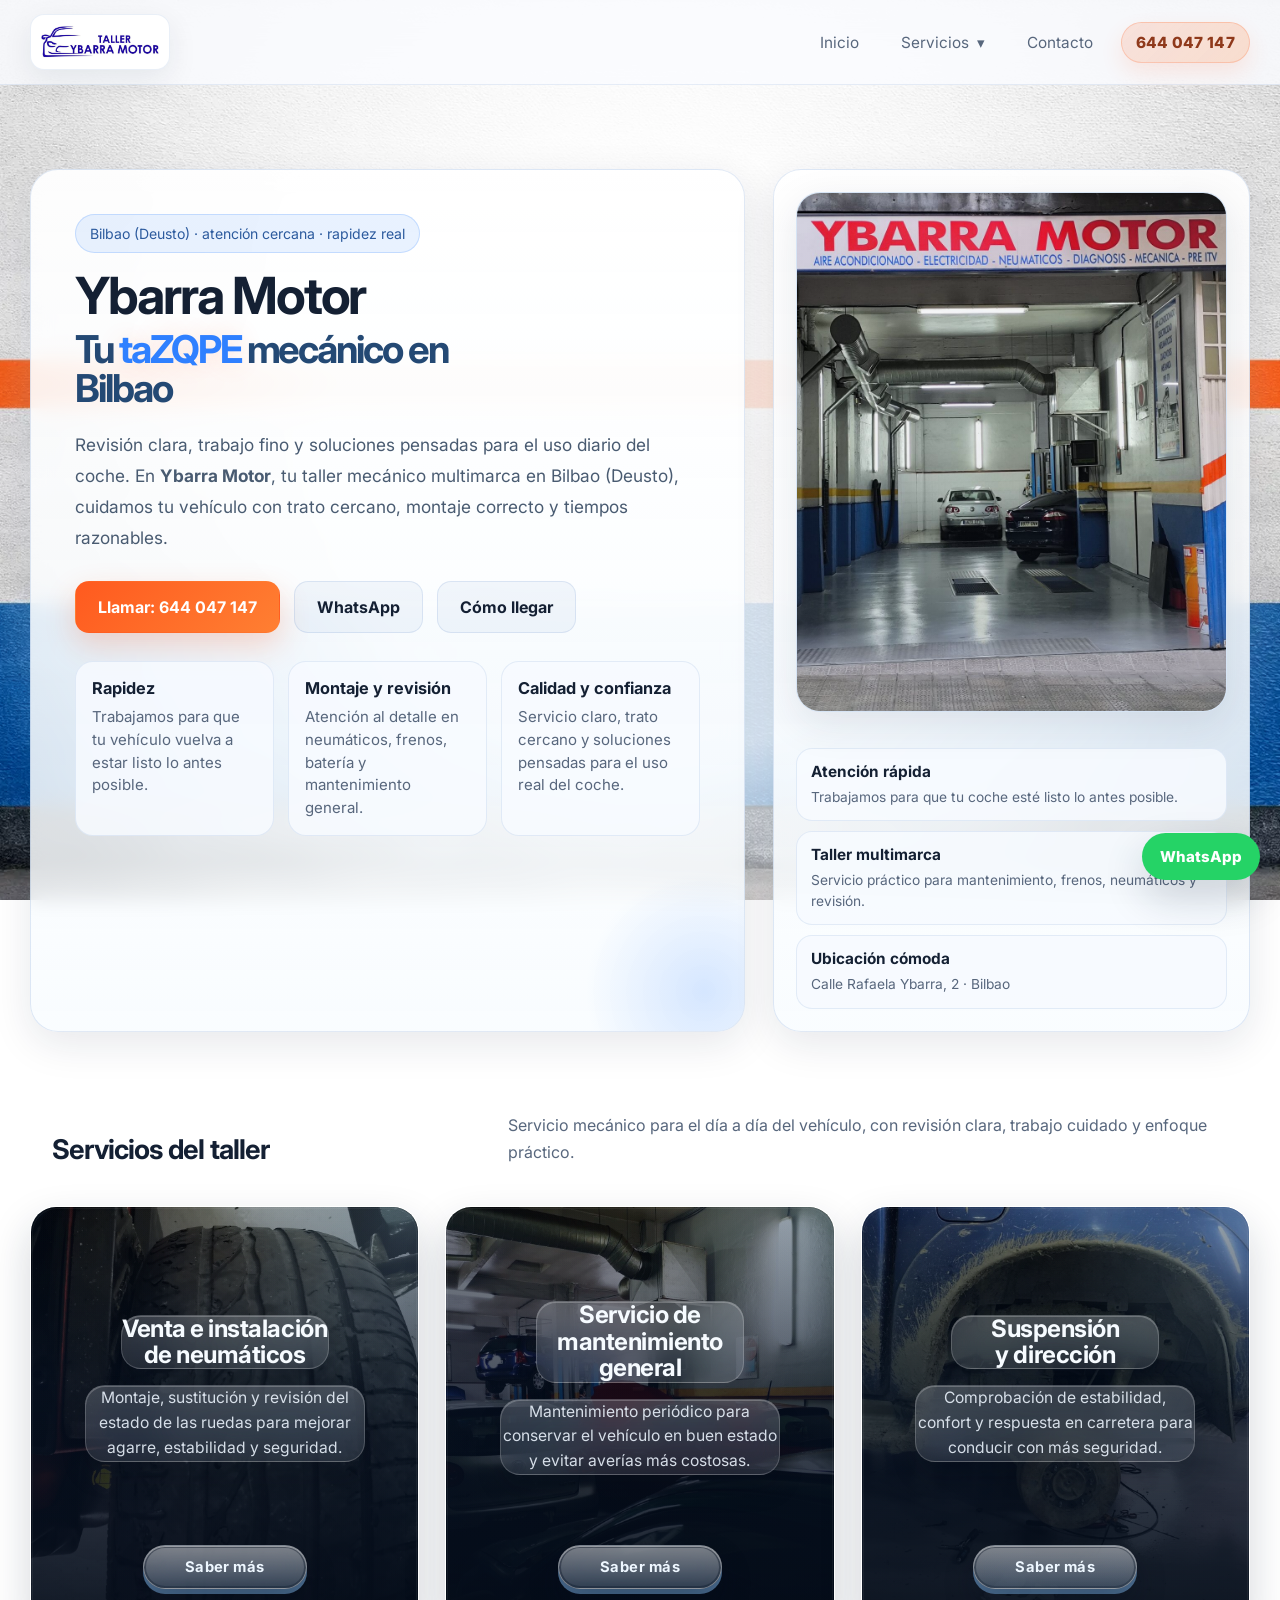
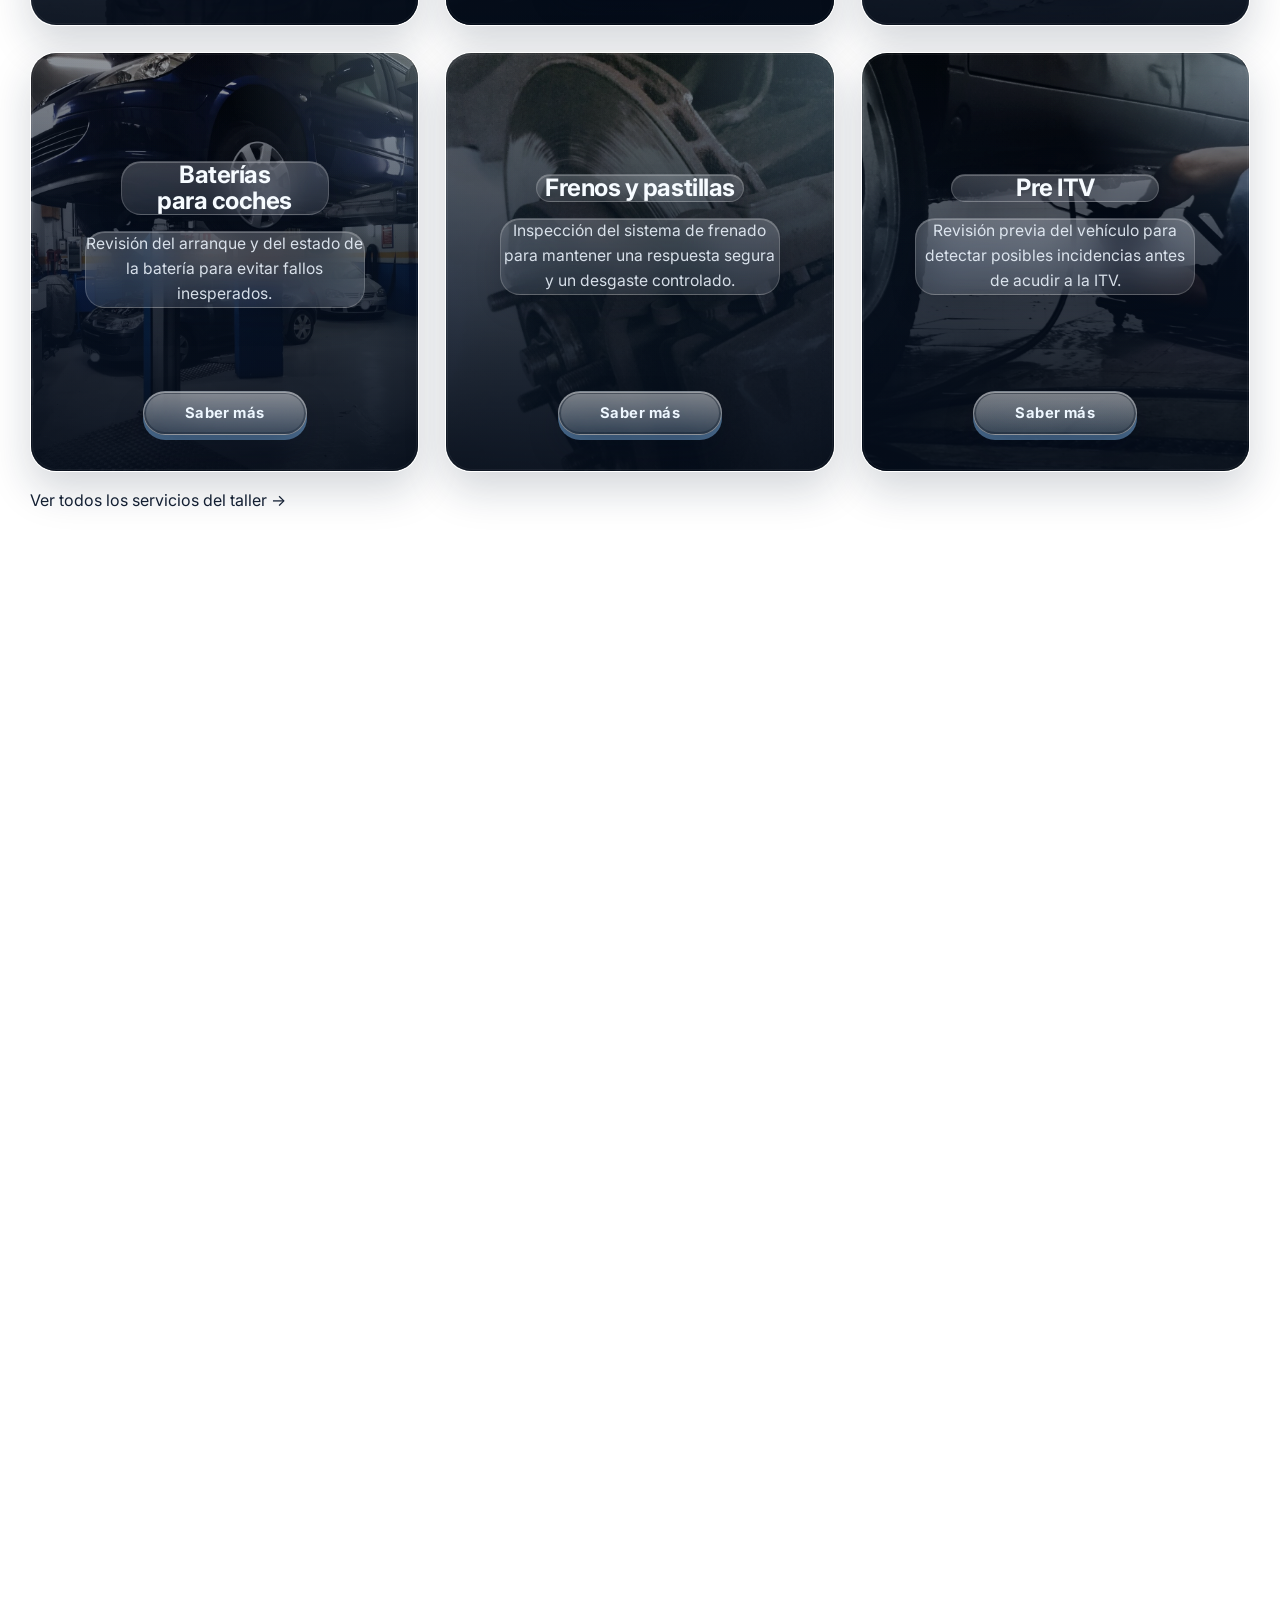
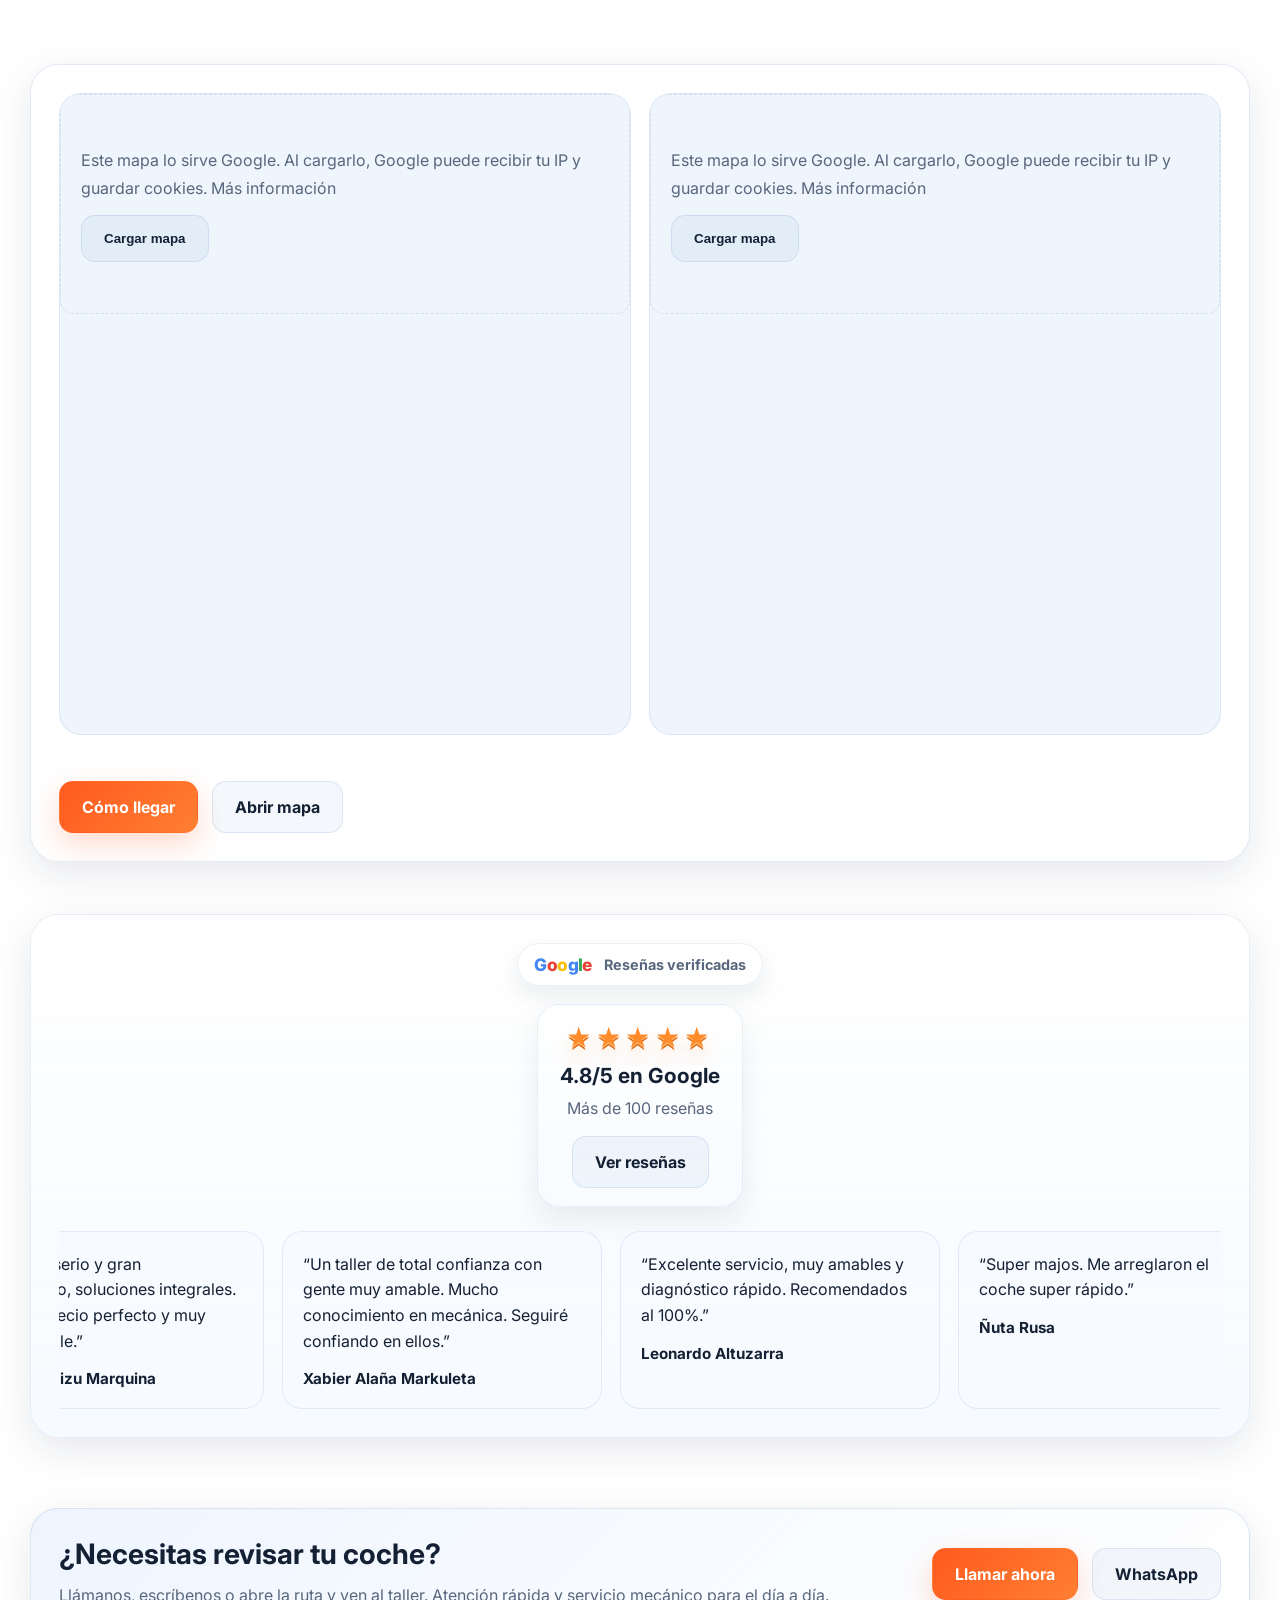
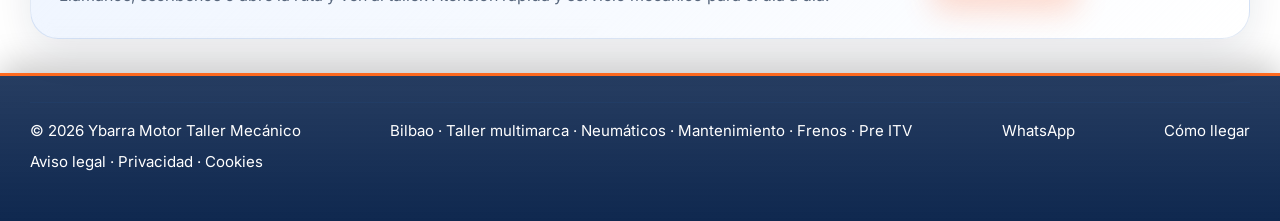
<file: index.html>
<!doctype html>
<html lang="es">
<head>
  <script src="/assets/js/consent.js?v=1790195983" defer></script>
  <meta charset="UTF-8" />
  <meta name="viewport" content="width=device-width, initial-scale=1.0" />
  <title>Taller Mecánico en Bilbao (Deusto) | Ybarra Motor</title>
  <meta name="description" content="Taller mecánico multimarca en Bilbao-Deusto: neumáticos, frenos, baterías, suspensión, mantenimiento y Pre ITV. Presupuesto claro y atención rápida.">
  <meta name="keywords" content="taller mecánico Bilbao, taller multimarca Bilbao, neumáticos Bilbao, frenos Bilbao, baterías coche Bilbao, pre ITV Bilbao, suspensión dirección Bilbao, mantenimiento coche Bilbao">
  <meta name="robots" content="index,follow">
  <meta name="theme-color" content="#121212">
  <link rel="canonical" href="https://ybarra-motor.es/">
  <link rel="preconnect" href="https://fonts.googleapis.com">
  <link rel="preconnect" href="https://fonts.gstatic.com" crossorigin>
  <link href="https://fonts.googleapis.com/css2?family=Inter:wght@400;500;600;700;800&display=swap" rel="stylesheet">
  <link rel="stylesheet" href="/assets/css/styles.css?v=1790193496">
<link rel="icon" href="/assets/favicon/favicon.ico" sizes="any">
<link rel="icon" type="image/png" sizes="32x32" href="/assets/favicon/favicon-32.png">
<link rel="icon" type="image/png" sizes="16x16" href="/assets/favicon/favicon-16.png">
<link rel="apple-touch-icon" href="/assets/favicon/apple-touch-icon.png">

  <meta property="og:type" content="website">
  <meta property="og:title" content="Ybarra Motor · Taller Mecánico en Bilbao (Deusto)">
  <meta property="og:description" content="Taller mecánico multimarca en Bilbao (Deusto). Neumáticos, mantenimiento, suspensión, frenos, baterías y Pre ITV.">
  <meta property="og:url" content="https://ybarra-motor.es/">
  <meta property="og:site_name" content="Ybarra Motor">
  <meta property="og:image" content="https://ybarra-motor.es/assets/img/Hero.jpg">

  <meta name="twitter:card" content="summary_large_image">
  <meta name="twitter:title" content="Ybarra Motor · Taller Mecánico en Bilbao (Deusto)">
  <meta name="twitter:description" content="Taller mecánico multimarca en Bilbao (Deusto). Neumáticos, mantenimiento, suspensión, frenos, baterías y Pre ITV.">
  <meta name="twitter:image" content="https://ybarra-motor.es/assets/img/logo-ybarra.jpg">
  <script>window.YBARRA_CONTACT = {"contact": {"company_name": "Ybarra Motor Taller Mecánico", "phone_display": "644 047 147", "phone_href": "+34644047147", "email": "info@ybarra-motor.es", "whatsapp_number": "34644047147", "address_line": "Calle Rafaela Ybarra, 2, 48014 Bilbao", "street_address": "Calle Rafaela Ybarra, 2", "locality": "Bilbao", "postal_code": "48014", "country": "ES", "directions_url": "https://www.google.com/maps/dir/?api=1&destination=43.26944555007976,-2.945343068251051", "map_search_url": "https://maps.app.goo.gl/cEMwSKbxNiPwPUoU9", "map_embed_url": "https://www.google.com/maps/embed?pb=!1m18!1m12!1m3!1d11620.559464171745!2d-2.945343068251051!3d43.26944555007976!2m3!1f0!2f0!3f0!3m2!1i1024!2i768!4f13.1!3m3!1m2!1s0xd4e50230634c72b%3A0x188ac095b6a1561b!2sTaller%20Ybarra%20Motor!5e0!3m2!1sru!2ses!4v1776787565718!5m2!1sru!2ses"}, "schedule": {"monday": {"label": "Lunes", "closed": false, "morning_open": "08:30", "morning_close": "13:00", "afternoon_open": "15:00", "afternoon_close": "19:00"}, "tuesday": {"label": "Martes", "closed": false, "morning_open": "08:30", "morning_close": "13:00", "afternoon_open": "15:00", "afternoon_close": "19:00"}, "wednesday": {"label": "Miércoles", "closed": false, "morning_open": "08:30", "morning_close": "13:00", "afternoon_open": "15:00", "afternoon_close": "19:00"}, "thursday": {"label": "Jueves", "closed": false, "morning_open": "08:30", "morning_close": "13:00", "afternoon_open": "15:00", "afternoon_close": "19:00"}, "friday": {"label": "Viernes", "closed": false, "morning_open": "08:30", "morning_close": "15:00", "afternoon_open": "", "afternoon_close": ""}, "saturday": {"label": "Sábado", "closed": true, "morning_open": "", "morning_close": "", "afternoon_open": "", "afternoon_close": ""}, "sunday": {"label": "Domingo", "closed": true, "morning_open": "", "morning_close": "", "afternoon_open": "", "afternoon_close": ""}, "closed_note": "Cerrado en festivos oficiales de Euskadi, Bizkaia y Bilbao, además de San Pedro de Deusto."}};</script>

  <script type="application/ld+json">
  {
    "@context": "https://schema.org",
    "@type": "AutoRepair",
    "@id": "https://ybarra-motor.es/#taller",
    "name": "Ybarra Motor Taller Mecánico",
    "image": "https://ybarra-motor.es/assets/img/logo-ybarra.jpg",
    "url": "https://ybarra-motor.es/",
    "telephone": "+34644047147",
    "email": "info@ybarra-motor.es",
    "priceRange": "€€",
    "address": {
      "@type": "PostalAddress",
      "streetAddress": "Calle Rafaela Ybarra, 2",
      "addressLocality": "Bilbao",
      "addressRegion": "Bizkaia",
      "postalCode": "48014",
      "addressCountry": "ES"
    },
    "geo": {
      "@type": "GeoCoordinates",
      "latitude": 43.26944555007976,
      "longitude": -2.945343068251051
    },
    "areaServed": [
      { "@type": "City", "name": "Bilbao" },
      { "@type": "Place", "name": "Deusto" }
    ],
    "description": "Taller mecánico multimarca en Bilbao (Deusto) con servicios de neumáticos, mantenimiento general, suspensión y dirección, baterías, frenos y Pre ITV.",
    "openingHoursSpecification": [
    { "@type": "OpeningHoursSpecification", "dayOfWeek": "Monday", "opens": "08:30", "closes": "13:00" },
    { "@type": "OpeningHoursSpecification", "dayOfWeek": "Monday", "opens": "15:00", "closes": "19:00" },
    { "@type": "OpeningHoursSpecification", "dayOfWeek": "Tuesday", "opens": "08:30", "closes": "13:00" },
    { "@type": "OpeningHoursSpecification", "dayOfWeek": "Tuesday", "opens": "15:00", "closes": "19:00" },
    { "@type": "OpeningHoursSpecification", "dayOfWeek": "Wednesday", "opens": "08:30", "closes": "13:00" },
    { "@type": "OpeningHoursSpecification", "dayOfWeek": "Wednesday", "opens": "15:00", "closes": "19:00" },
    { "@type": "OpeningHoursSpecification", "dayOfWeek": "Thursday", "opens": "08:30", "closes": "13:00" },
    { "@type": "OpeningHoursSpecification", "dayOfWeek": "Thursday", "opens": "15:00", "closes": "19:00" },
    { "@type": "OpeningHoursSpecification", "dayOfWeek": "Friday", "opens": "08:30", "closes": "15:00" }
    ],
    "sameAs": [
      "https://www.facebook.com/Ybarra-Motor-Taller-Mec%C3%A1nico-100054352218088/",
      "https://maps.app.goo.gl/cEMwSKbxNiPwPUoU9"
    ],
    "aggregateRating": {
      "@type": "AggregateRating",
      "ratingValue": "4.8",
      "reviewCount": "100"
    },
    "hasOfferCatalog": {
      "@type": "OfferCatalog",
      "name": "Servicios del taller",
      "itemListElement": [
      { "@type": "Offer", "itemOffered": { "@type": "Service", "name": "Neumáticos", "url": "https://ybarra-motor.es/servicios/neumaticos/" } },
      { "@type": "Offer", "itemOffered": { "@type": "Service", "name": "Mantenimiento general", "url": "https://ybarra-motor.es/servicios/mantenimiento-general/" } },
      { "@type": "Offer", "itemOffered": { "@type": "Service", "name": "Suspensión y dirección", "url": "https://ybarra-motor.es/servicios/suspension-y-direccion/" } },
      { "@type": "Offer", "itemOffered": { "@type": "Service", "name": "Baterías para coches", "url": "https://ybarra-motor.es/servicios/baterias-para-coches/" } },
      { "@type": "Offer", "itemOffered": { "@type": "Service", "name": "Frenos y pastillas", "url": "https://ybarra-motor.es/servicios/frenos-y-pastillas/" } },
      { "@type": "Offer", "itemOffered": { "@type": "Service", "name": "Pre ITV", "url": "https://ybarra-motor.es/servicios/pre-itv/" } }
      ]
    }
  }
  </script>
</head>
<body>
  <div id="site-header"></div>

  <main>
    <section class="hero" id="inicio">
      <div class="wrap hero-grid">
        <div class="hero-main reveal">
          <div class="eyebrow">Bilbao (Deusto) · atención cercana · rapidez real</div>
          <h1>
            <span class="hero-title-line">Ybarra Motor</span>
            <span class="hero-title-line hero-title-line--accent">Tu <span class="hero-scramble" data-text-from="amigo" data-text-to="taller">amigo</span> mecánico en Bilbao</span>
          </h1>
          <p class="lead">Revisión clara, trabajo fino y soluciones pensadas para el uso diario del coche. En <strong>Ybarra Motor</strong>, tu taller mecánico multimarca en Bilbao (Deusto), cuidamos tu vehículo con trato cercano, montaje correcto y tiempos razonables.</p>

          <div class="hero-actions">
            <a class="btn btn-primary" href="tel:+34644047147">Llamar: 644 047 147</a>
            <a class="btn btn-secondary" href="https://wa.me/34644047147" target="_blank" rel="noopener">WhatsApp</a>
            <a class="btn btn-secondary" href="https://www.google.com/maps/dir/?api=1&amp;destination=43.26944555007976,-2.945343068251051" target="_blank" rel="noopener">Cómo llegar</a>
          </div>

          <div class="hero-points">
            <div class="mini-point">
              <strong>Rapidez</strong>
              <span>Trabajamos para que tu vehículo vuelva a estar listo lo antes posible.</span>
            </div>
            <div class="mini-point">
              <strong>Montaje y revisión</strong>
              <span>Atención al detalle en neumáticos, frenos, batería y mantenimiento general.</span>
            </div>
            <div class="mini-point">
              <strong>Calidad y confianza</strong>
              <span>Servicio claro, trato cercano y soluciones pensadas para el uso real del coche.</span>
            </div>
          </div>
        </div>

<aside class="hero-side reveal">

  <div class="hero-media-card">
    <img
      class="hero-media-fallback"
      src="/assets/img/Hero.jpg"
      alt="Interior del taller Ybarra Motor en Bilbao"
      fetchpriority="high" width="1600" height="1238"
    >
    <div class="hero-media-overlay"></div>

  </div>

  <div class="hero-quick">
    <div class="hero-quick-item">
      <strong>Atención rápida</strong>
      <span>Trabajamos para que tu coche esté listo lo antes posible.</span>
    </div>
    <div class="hero-quick-item">
      <strong>Taller multimarca</strong>
      <span>Servicio práctico para mantenimiento, frenos, neumáticos y revisión.</span>
    </div>
    <div class="hero-quick-item">
      <strong>Ubicación cómoda</strong>
      <span>Calle Rafaela Ybarra, 2 · Bilbao</span>
    </div>
  </div>

</aside>
      </div>
    </section>

    <section id="servicios">
      <div class="wrap">
        <div class="section-head reveal">
          <div>
            <h2>Servicios del taller</h2>
          </div>
          <p>
            Servicio mecánico para el día a día del vehículo, con revisión clara, trabajo cuidado y enfoque práctico.
          </p>
        </div>
<div class="services-grid">
  <a class="service-card reveal" href="/servicios/neumaticos/">
    <div class="service-card-media">
      <img src="/assets/img/Venta e instalación de neumáticos_1.jpg" alt="Venta e instalación de neumáticos en Ybarra Motor Bilbao" loading="lazy" width="1200" height="1600">
      <div class="service-card-overlay"></div>
    </div>
    <div class="service-card-body">
      <h3>Venta e instalación de neumáticos</h3>
      <p>Montaje, sustitución y revisión del estado de las ruedas para mejorar agarre, estabilidad y seguridad.</p>
      <span class="service-card-cta">Saber más</span>
    </div>
  </a>
  <a class="service-card reveal" href="/servicios/mantenimiento-general/">
    <div class="service-card-media">
      <img src="/assets/img/Servicio de mantenimiento general_1.jpg" alt="Servicio de mantenimiento general en Ybarra Motor Bilbao" loading="lazy" width="1600" height="1200">
      <div class="service-card-overlay"></div>
    </div>
    <div class="service-card-body">
      <h3>Servicio de mantenimiento general</h3>
      <p>Mantenimiento periódico para conservar el vehículo en buen estado y evitar averías más costosas.</p>
      <span class="service-card-cta">Saber más</span>
    </div>
  </a>
  <a class="service-card reveal" href="/servicios/suspension-y-direccion/">
    <div class="service-card-media">
      <img src="/assets/img/Suspensión y Dirección_1.jpg" alt="Suspensión y dirección en Ybarra Motor Bilbao" loading="lazy" width="1600" height="1200">
      <div class="service-card-overlay"></div>
    </div>
    <div class="service-card-body">
      <h3>Suspensión y dirección</h3>
      <p>Comprobación de estabilidad, confort y respuesta en carretera para conducir con más seguridad.</p>
      <span class="service-card-cta">Saber más</span>
    </div>
  </a>
  <a class="service-card reveal" href="/servicios/baterias-para-coches/">
    <div class="service-card-media">
      <img src="/assets/img/Servicio de mantenimiento general_2.jpg" alt="Baterías para coches en Ybarra Motor Bilbao" loading="lazy" width="1600" height="1200">
      <div class="service-card-overlay"></div>
    </div>
    <div class="service-card-body">
      <h3>Baterías para coches</h3>
      <p>Revisión del arranque y del estado de la batería para evitar fallos inesperados.</p>
      <span class="service-card-cta">Saber más</span>
    </div>
  </a>
  <a class="service-card reveal" href="/servicios/frenos-y-pastillas/">
    <div class="service-card-media">
      <img src="/assets/img/Frenos y pastillas_1.jpg" alt="Frenos y pastillas en Ybarra Motor Bilbao" loading="lazy" width="900" height="1600">
      <div class="service-card-overlay"></div>
    </div>
    <div class="service-card-body">
      <h3>Frenos y pastillas</h3>
      <p>Inspección del sistema de frenado para mantener una respuesta segura y un desgaste controlado.</p>
      <span class="service-card-cta">Saber más</span>
    </div>
  </a>
  <a class="service-card reveal" href="/servicios/pre-itv/">
    <div class="service-card-media">
      <img src="/assets/img/Pre ITV_1.jpg" alt="Pre ITV en Ybarra Motor Bilbao" loading="lazy" width="1600" height="1200">
      <div class="service-card-overlay"></div>
    </div>
    <div class="service-card-body">
      <h3>Pre ITV</h3>
      <p>Revisión previa del vehículo para detectar posibles incidencias antes de acudir a la ITV.</p>
      <span class="service-card-cta">Saber más</span>
    </div>
  </a>
</div>
        <p style="margin-top:18px;"><a href="/servicios/">Ver todos los servicios del taller →</a></p>
      </div>
    </section>

    <section id="ventajas">
      <div class="wrap info-grid">
<article class="about-card reveal">
  <div class="section-head section-head--stack">
    <h2>¿Por qué elegir Ybarra Motor?</h2>
  </div>
  <p>
    Porque un buen taller no es solo reparar: es revisar bien, explicar claro y entregar el coche en condiciones para seguir usándolo con tranquilidad.
  </p>

  <div class="feature-list">

  </div>

  <div class="about-photo">
    <img src="/assets/img/All_2.jpg" alt="Taller Ybarra Motor con varios vehículos en Bilbao" loading="lazy" width="960" height="540">
  </div>
</article>

		<article class="contact-card reveal" id="contacto">
  <div class="section-head section-head--stack">
    <h2>Contacto</h2>
  </div>

  <p>
    Estamos en Bilbao para ayudarte con mantenimiento, neumáticos, frenos, batería y revisión general del vehículo. Puedes llamarnos, escribirnos o abrir la ruta directamente.
  </p>

    <div class="contact-list">
      <div class="contact-item">
        <span>📞 Teléfono</span>
      <a href="tel:+34644047147"><strong>644 047 147</strong></a>
      </div>
      <div class="contact-item">
        <span>✉️ Email</span>
      <a href="mailto:info@ybarra-motor.es"><strong>info@ybarra-motor.es</strong></a>
      </div>
      <div class="contact-item">
        <span>📍 Dirección</span>
      <strong>Calle Rafaela Ybarra, 2, 48014 Bilbao</strong>
      </div>
      <div class="contact-item">
        <span>🗺️ Cómo llegar</span>
      <a href="https://www.google.com/maps/dir/?api=1&amp;destination=43.26944555007976,-2.945343068251051" target="_blank" rel="noopener">
        <strong>Abrir ruta en Google Maps</strong>
      </a>
    </div>
  </div>

  <div class="contact-schedule">
    <div id="open-status" class="open-status open-status--inline">
      <strong id="open-status-text">Consultando horario...</strong>
      <span id="open-status-subtext">Horario de Bilbao</span>
    </div>

    <div class="schedule-summary">
      <strong>Horario</strong>
      <p>Lunes - Jueves: 08:30-13:00 / 15:00-19:00h<br>
Viernes: 08:30-15:00h<br>
Cerrado: Sábado - Domingo</p>
    </div>

    <p class="contact-schedule-note">
      Cerrado en festivos oficiales de Euskadi, Bizkaia y Bilbao, además de San Pedro de Deusto.
    </p>
  </div>
</article>
		</div>
    </section>

    <section id="mapa">
      <div class="wrap">
        <div class="section-head reveal">
          <div>
            <h2>Cómo llegar al taller</h2>
          </div>
          <p>
            Estamos en Calle Rafaela Ybarra, 2, 48014 Bilbao. Abre el mapa o inicia la ruta directamente.
          </p>
        </div>

        <div class="contact-card reveal map-card">
          <div class="map-split">
            <div class="map-embed">
              <iframe
                data-src="https://www.google.com/maps/embed?pb=!4v1776806016200!6m8!1m7!1s7UGrjcZmWG7MwbrSEzgemg!2m2!1d43.26935937132199!2d-2.945317985302342!3f71.0466424430656!4f-4.812830387258074!5f0.7820865974627469"
                loading="lazy"
                referrerpolicy="no-referrer-when-downgrade"
                title="Panorámica de Ybarra Motor Taller Mecánico">
              </iframe>
            </div>

            <div class="map-embed">
              <iframe
                data-src="https://www.google.com/maps/embed?pb=!1m18!1m12!1m3!1d11620.559464171745!2d-2.945343068251051!3d43.26944555007976!2m3!1f0!2f0!3f0!3m2!1i1024!2i768!4f13.1!3m3!1m2!1s0xd4e50230634c72b%3A0x188ac095b6a1561b!2sTaller%20Ybarra%20Motor!5e0!3m2!1sru!2ses!4v1776787565718!5m2!1sru!2ses"
                loading="lazy"
                referrerpolicy="no-referrer-when-downgrade"
                title="Mapa de Ybarra Motor Taller Mecánico">
              </iframe>
            </div>
          </div>

          <div class="hero-actions">
            <a class="btn btn-primary" href="https://www.google.com/maps/dir/?api=1&amp;destination=43.26944555007976,-2.945343068251051" target="_blank" rel="noopener">Cómo llegar</a>
            <a class="btn btn-secondary" href="https://maps.app.goo.gl/cEMwSKbxNiPwPUoU9" target="_blank" rel="noopener">Abrir mapa</a>
          </div>
        </div>
      </div>
    </section>
<section id="reseñas">
  <div class="wrap">
    <div class="reviews-panel reveal">
      <div class="reviews-head">
        <div class="reviews-heading">
          <div class="google-badge" aria-label="Reseñas de Google">
            <span class="google-badge-word">
              <span class="google-g1">G</span><span class="google-o1">o</span><span class="google-o2">o</span><span class="google-g2">g</span><span class="google-l">l</span><span class="google-e">e</span>
            </span>
            <span class="google-badge-label">Reseñas verificadas</span>
          </div>
        </div>

        <div class="reviews-score">
          <div class="reviews-score-stars">★★★★★</div>
          <strong>4.8/5 en Google</strong>
          <span>Más de 100 reseñas</span>
          <a class="btn btn-secondary" href="https://www.google.com/maps/place/Taller+Ybarra+Motor/@43.2692773,-2.9477529,641m/data=!3m1!1e3!4m8!3m7!1s0xd4e50230634c72b:0x188ac095b6a1561b!8m2!3d43.2692773!4d-2.945178!9m1!1b1!16s%2Fg%2F11cns67vjg?entry=ttu&g_ep=EgoyMDI2MDMzMC4wIKXMDSoASAFQAw%3D%3D" target="_blank" rel="noopener">
            Ver reseñas
          </a>
        </div>
      </div>

      <div class="reviews-slider">
        <div class="review-card">
          <p>
            “Taller muy serio y gran conocimiento, soluciones integrales. Un mago. Precio perfecto y muy recomendable.”
          </p>
          <div class="review-meta">
            <strong>Gregorio Arbizu Marquina</strong>
          </div>
        </div>
        <div class="review-card">
          <p>
            “Un taller de total confianza con gente muy amable. Mucho conocimiento en mecánica. Seguiré confiando en ellos.”
          </p>
          <div class="review-meta">
            <strong>Xabier Alaña Markuleta</strong>
          </div>
        </div>
        <div class="review-card">
          <p>
            “Excelente servicio, muy amables y diagnóstico rápido. Recomendados al 100%.”
          </p>
          <div class="review-meta">
            <strong>Leonardo Altuzarra</strong>
          </div>
        </div>
        <div class="review-card">
          <p>
            “Super majos. Me arreglaron el coche super rápido.”
          </p>
          <div class="review-meta">
            <strong>Ñuta Rusa</strong>
          </div>
        </div>
        <div class="review-card">
          <p>
            “Personas responsables, profesionales y hacen bien su trabajo. ¡Me ayudaron!”
          </p>
          <div class="review-meta">
            <strong>Елена Брюховец</strong>
          </div>
        </div>
        <div class="review-card">
          <p>
            “Totalmente recomendable. Grandes profesionales, rápidos y muy amables.”
          </p>
          <div class="review-meta">
            <strong>M B</strong>
          </div>
        </div>
        <div class="review-card">
          <p>
            “Mecánico Dmitrii es un profesional. Todo super rápido. Recomiendo 100%.”
          </p>
          <div class="review-meta">
            <strong>V L</strong>
          </div>
        </div>
        <div class="review-card">
          <p>
            “Profesionales y super amables. Muchas gracias buena gente.”
          </p>
          <div class="review-meta">
            <strong>Javier Garcia Cano</strong>
          </div>
        </div>
      </div>

    </div>
  </div>
</section>
    <section>
      <div class="wrap">
        <div class="cta-card reveal">
          <div>
            <h2 class="cta-title">¿Necesitas revisar tu coche?</h2>
            <p>Llámanos, escríbenos o abre la ruta y ven al taller. Atención rápida y servicio mecánico para el día a día.</p>
          </div>
          <div class="hero-actions hero-actions--compact">
            <a class="btn btn-primary" href="tel:+34644047147">Llamar ahora</a>
            <a class="btn btn-secondary" href="https://wa.me/34644047147" target="_blank" rel="noopener">WhatsApp</a>
          </div>
        </div>
      </div>
    </section>
  </main>

  <div id="site-footer"></div>

  <script src="/assets/js/main.js?v=1793123217"></script>
</body>
</html>
</file>
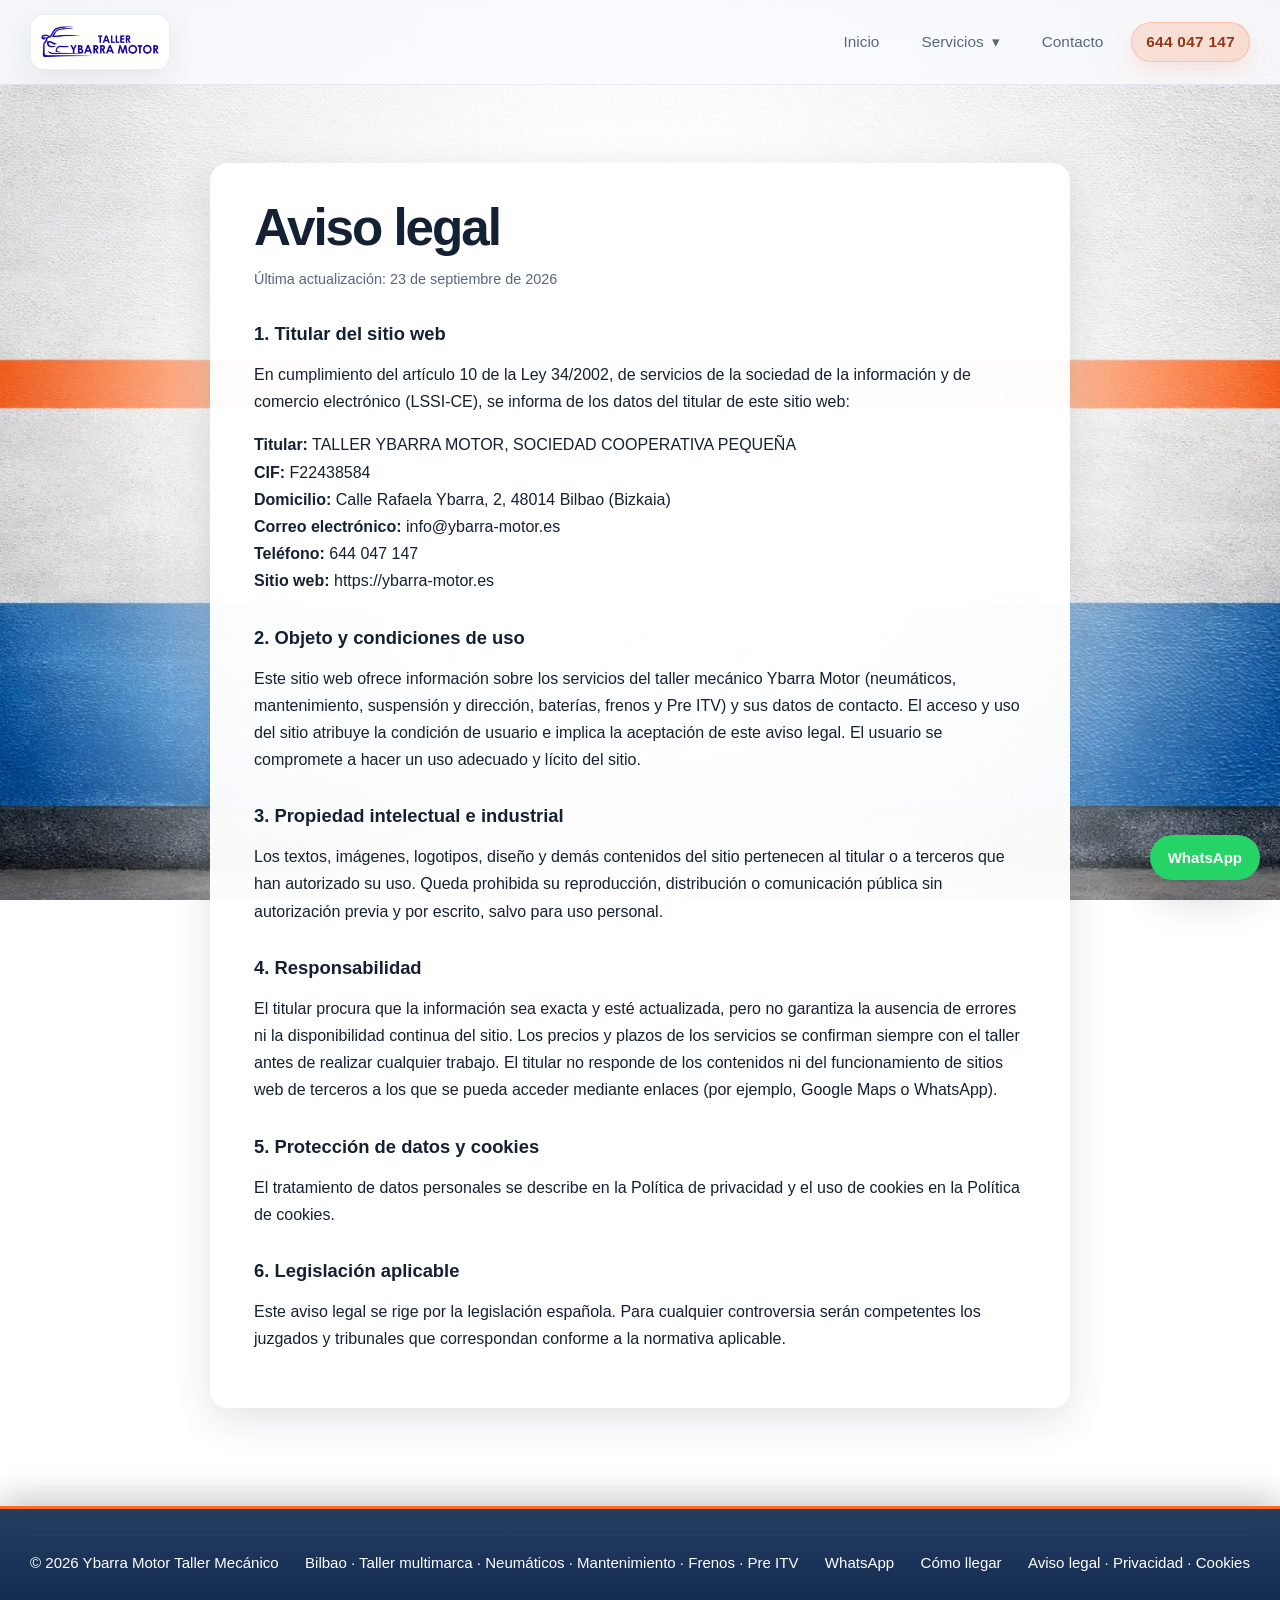
<file: aviso-legal/index.html>
<!doctype html>
<html lang="es">
<head>
  <script src="/assets/js/consent.js?v=1790195983" defer></script>
  <meta charset="UTF-8" />
  <meta name="viewport" content="width=device-width, initial-scale=1.0" />
  <title>Aviso legal | Ybarra Motor</title>
  <meta name="description" content="Aviso legal e información del titular del sitio web ybarra-motor.es.">
  <meta name="robots" content="index,follow">
  <link rel="canonical" href="https://ybarra-motor.es/aviso-legal/">
  <link rel="stylesheet" href="/assets/css/styles.css?v=1790193496">
  <link rel="icon" href="/assets/favicon/favicon.ico" sizes="any">
  <link rel="icon" type="image/png" sizes="32x32" href="/assets/favicon/favicon-32.png">
  <link rel="apple-touch-icon" href="/assets/favicon/apple-touch-icon.png">
</head>
<body>
  <div id="site-header"></div>
  <main>
    <section>
      <div class="wrap legal-page">
<h1>Aviso legal</h1><p class="legal-meta">Última actualización: 23 de septiembre de 2026</p>
<h2>1. Titular del sitio web</h2>
<p>En cumplimiento del artículo 10 de la Ley 34/2002, de servicios de la sociedad de la información y de comercio electrónico (LSSI-CE), se informa de los datos del titular de este sitio web:</p>
<p><strong>Titular:</strong> TALLER YBARRA MOTOR, SOCIEDAD COOPERATIVA PEQUEÑA<br><strong>CIF:</strong> F22438584<br><strong>Domicilio:</strong> Calle Rafaela Ybarra, 2, 48014 Bilbao (Bizkaia)<br><strong>Correo electrónico:</strong> <a href="mailto:info@ybarra-motor.es">info@ybarra-motor.es</a><br><strong>Teléfono:</strong> <a href="tel:+34644047147">644 047 147</a><br><strong>Sitio web:</strong> https://ybarra-motor.es</p>
<h2>2. Objeto y condiciones de uso</h2>
<p>Este sitio web ofrece información sobre los servicios del taller mecánico Ybarra Motor (neumáticos, mantenimiento, suspensión y dirección, baterías, frenos y Pre ITV) y sus datos de contacto. El acceso y uso del sitio atribuye la condición de usuario e implica la aceptación de este aviso legal. El usuario se compromete a hacer un uso adecuado y lícito del sitio.</p>
<h2>3. Propiedad intelectual e industrial</h2>
<p>Los textos, imágenes, logotipos, diseño y demás contenidos del sitio pertenecen al titular o a terceros que han autorizado su uso. Queda prohibida su reproducción, distribución o comunicación pública sin autorización previa y por escrito, salvo para uso personal.</p>
<h2>4. Responsabilidad</h2>
<p>El titular procura que la información sea exacta y esté actualizada, pero no garantiza la ausencia de errores ni la disponibilidad continua del sitio. Los precios y plazos de los servicios se confirman siempre con el taller antes de realizar cualquier trabajo. El titular no responde de los contenidos ni del funcionamiento de sitios web de terceros a los que se pueda acceder mediante enlaces (por ejemplo, Google Maps o WhatsApp).</p>
<h2>5. Protección de datos y cookies</h2>
<p>El tratamiento de datos personales se describe en la <a href="/politica-de-privacidad/">Política de privacidad</a> y el uso de cookies en la <a href="/politica-de-cookies/">Política de cookies</a>.</p>
<h2>6. Legislación aplicable</h2>
<p>Este aviso legal se rige por la legislación española. Para cualquier controversia serán competentes los juzgados y tribunales que correspondan conforme a la normativa aplicable.</p>

      </div>
    </section>
  </main>
  <div id="site-footer"></div>
  <script src="/assets/js/main.js"></script>
</body>
</html>
</file>
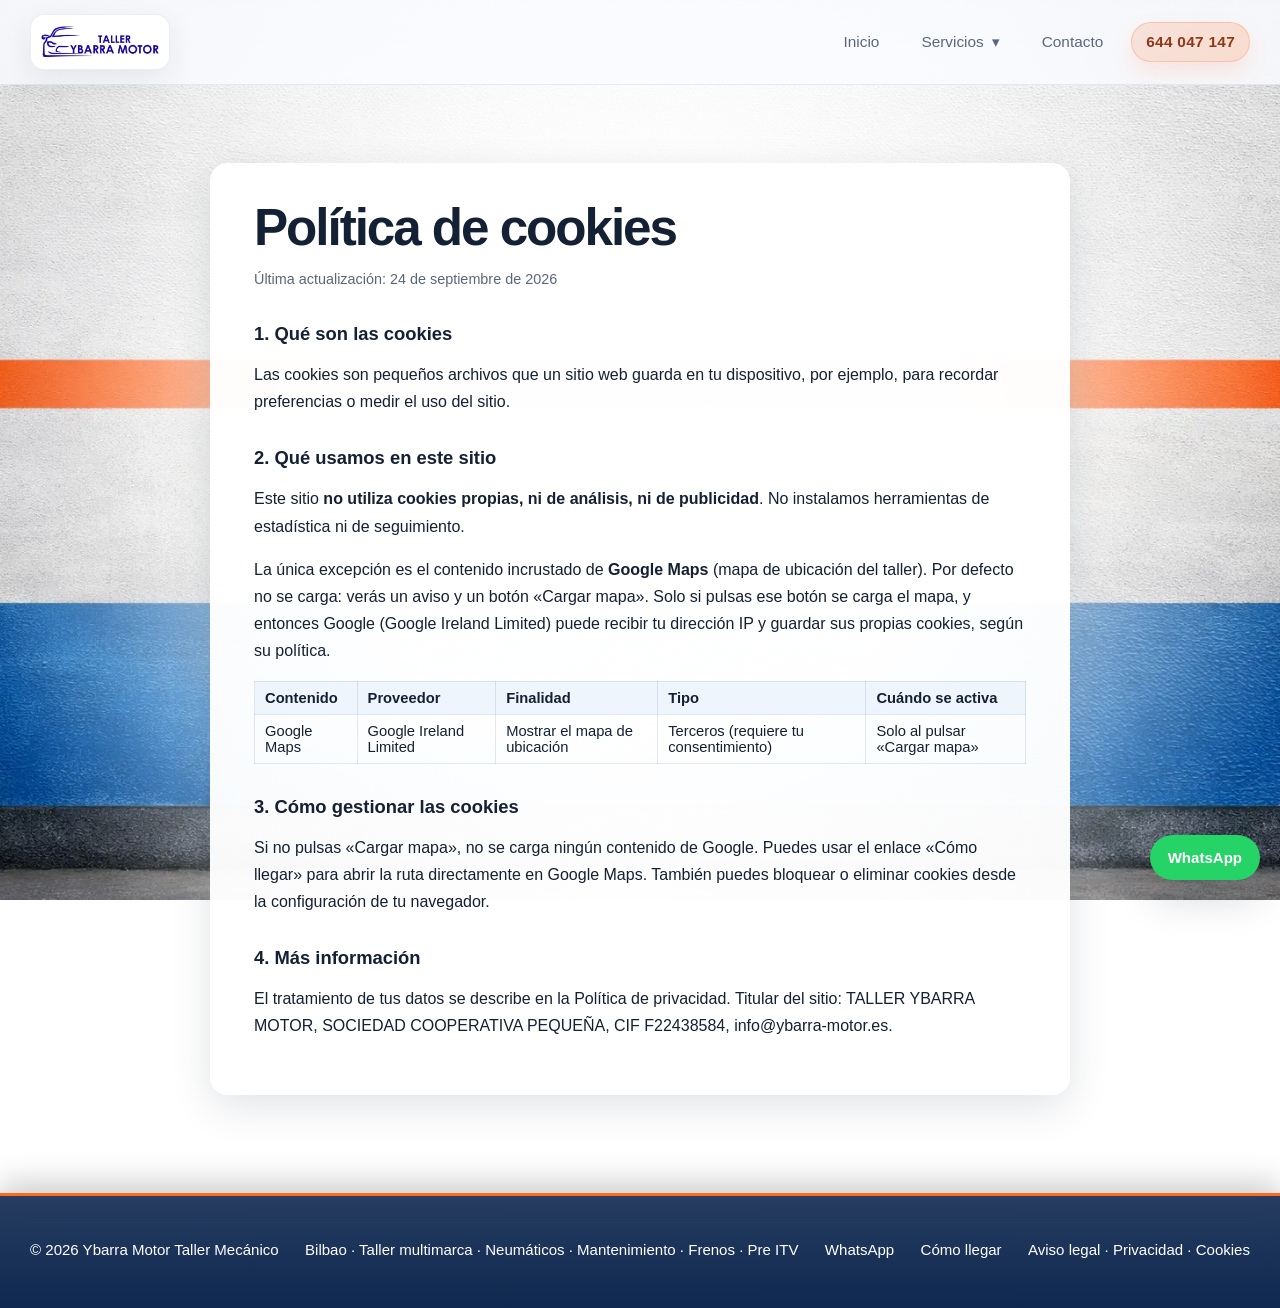
<file: politica-de-cookies/index.html>
<!doctype html>
<html lang="es">
<head>
  <script src="/assets/js/consent.js?v=1790195983" defer></script>
  <meta charset="UTF-8" />
  <meta name="viewport" content="width=device-width, initial-scale=1.0" />
  <title>Política de cookies | Ybarra Motor</title>
  <meta name="description" content="Información sobre las cookies y tecnologías similares que usa ybarra-motor.es.">
  <meta name="robots" content="index,follow">
  <link rel="canonical" href="https://ybarra-motor.es/politica-de-cookies/">
  <link rel="stylesheet" href="/assets/css/styles.css?v=1790193496">
  <link rel="icon" href="/assets/favicon/favicon.ico" sizes="any">
  <link rel="icon" type="image/png" sizes="32x32" href="/assets/favicon/favicon-32.png">
  <link rel="apple-touch-icon" href="/assets/favicon/apple-touch-icon.png">
</head>
<body>
  <div id="site-header"></div>
  <main>
    <section>
      <div class="wrap legal-page">
<h1>Política de cookies</h1><p class="legal-meta">Última actualización: 24 de septiembre de 2026</p>
<h2>1. Qué son las cookies</h2>
<p>Las cookies son pequeños archivos que un sitio web guarda en tu dispositivo, por ejemplo, para recordar preferencias o medir el uso del sitio.</p>
<h2>2. Qué usamos en este sitio</h2>
<p>Este sitio <strong>no utiliza cookies propias, ni de análisis, ni de publicidad</strong>. No instalamos herramientas de estadística ni de seguimiento.</p>
<p>La única excepción es el contenido incrustado de <strong>Google Maps</strong> (mapa de ubicación del taller). Por defecto no se carga: verás un aviso y un botón «Cargar mapa». Solo si pulsas ese botón se carga el mapa, y entonces Google (Google Ireland Limited) puede recibir tu dirección IP y guardar sus propias cookies, según su política.</p>
<table>
<tr><th>Contenido</th><th>Proveedor</th><th>Finalidad</th><th>Tipo</th><th>Cuándo se activa</th></tr>
<tr><td>Google Maps</td><td>Google Ireland Limited</td><td>Mostrar el mapa de ubicación</td><td>Terceros (requiere tu consentimiento)</td><td>Solo al pulsar «Cargar mapa»</td></tr>
</table>
<h2>3. Cómo gestionar las cookies</h2>
<p>Si no pulsas «Cargar mapa», no se carga ningún contenido de Google. Puedes usar el enlace «Cómo llegar» para abrir la ruta directamente en Google Maps. También puedes bloquear o eliminar cookies desde la configuración de tu navegador.</p>
<h2>4. Más información</h2>
<p>El tratamiento de tus datos se describe en la <a href="/politica-de-privacidad/">Política de privacidad</a>. Titular del sitio: TALLER YBARRA MOTOR, SOCIEDAD COOPERATIVA PEQUEÑA, CIF F22438584, <a href="mailto:info@ybarra-motor.es">info@ybarra-motor.es</a>.</p>
      </div>
    </section>
  </main>
  <div id="site-footer"></div>
  <script src="/assets/js/main.js"></script>
</body>
</html>
</file>
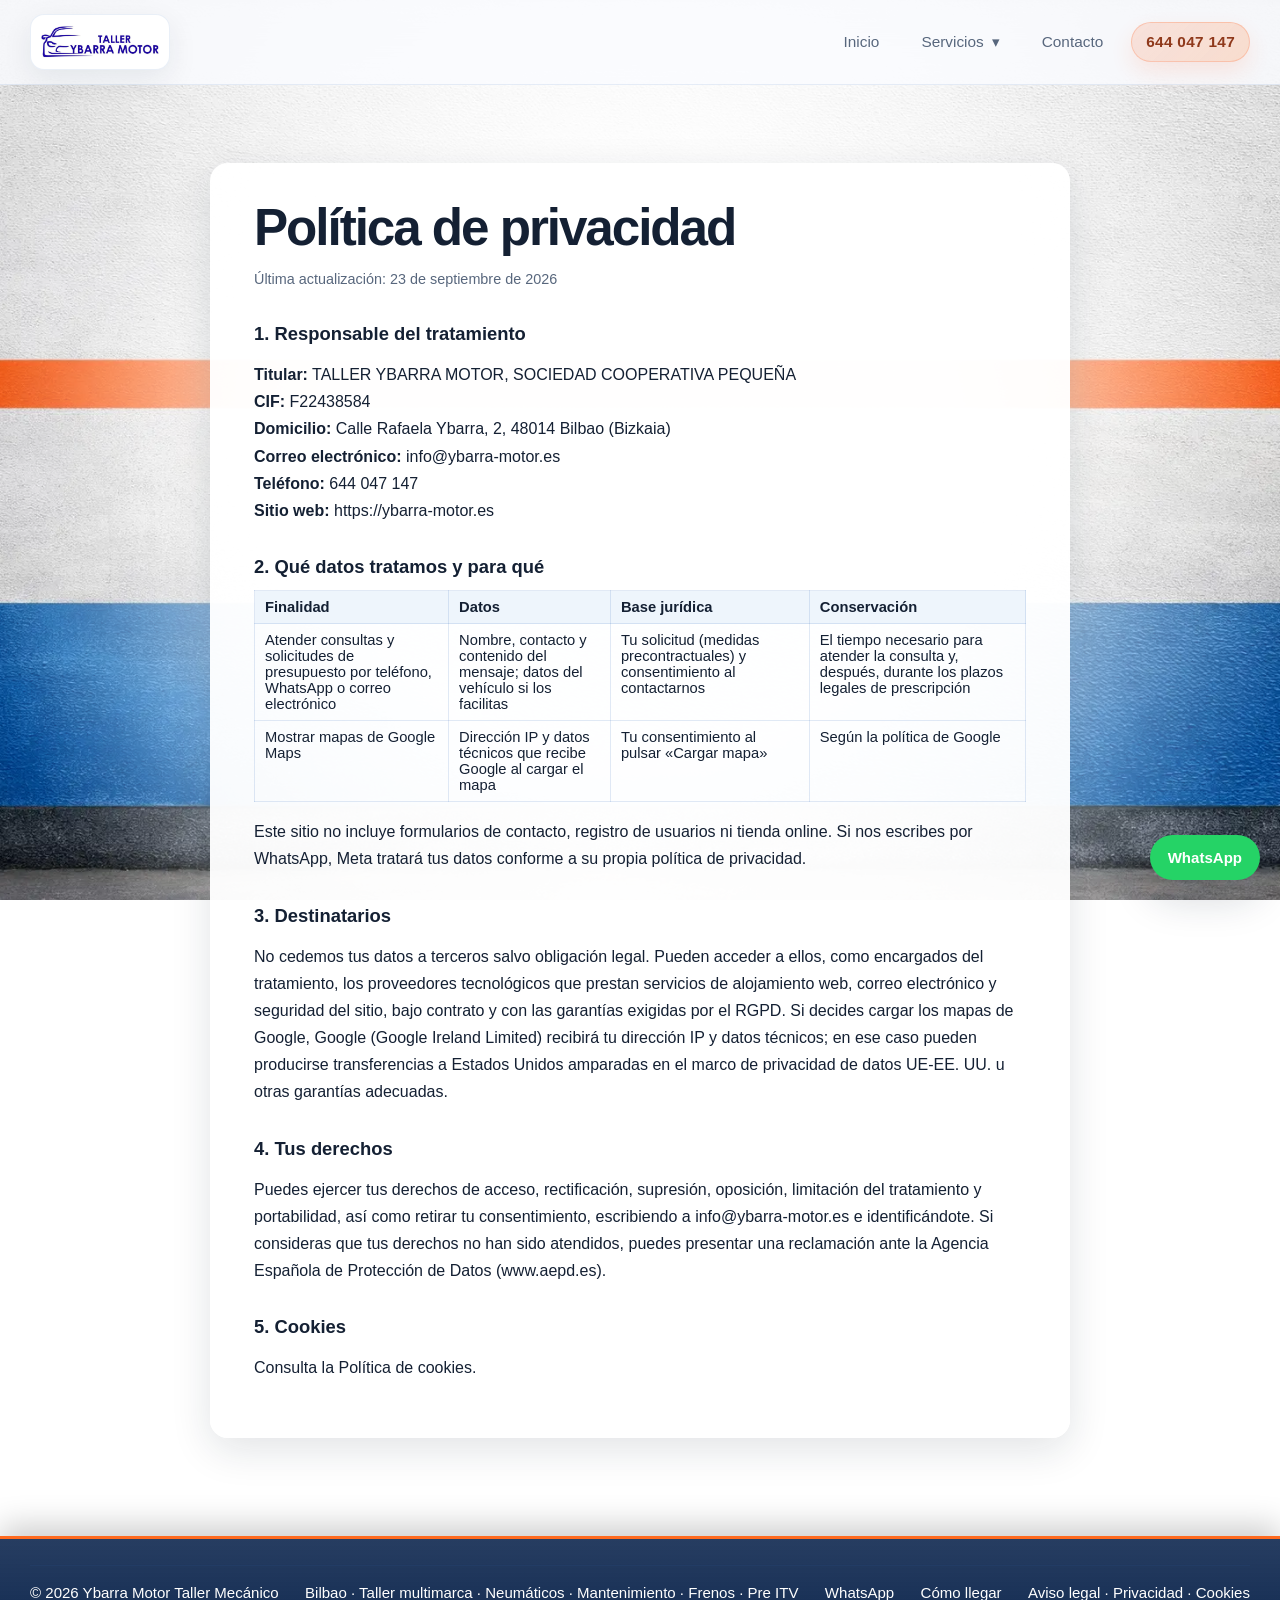
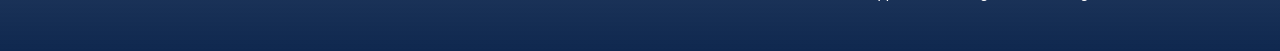
<file: politica-de-privacidad/index.html>
<!doctype html>
<html lang="es">
<head>
  <script src="/assets/js/consent.js?v=1790195983" defer></script>
  <meta charset="UTF-8" />
  <meta name="viewport" content="width=device-width, initial-scale=1.0" />
  <title>Política de privacidad | Ybarra Motor</title>
  <meta name="description" content="Información sobre el tratamiento de datos personales en ybarra-motor.es.">
  <meta name="robots" content="index,follow">
  <link rel="canonical" href="https://ybarra-motor.es/politica-de-privacidad/">
  <link rel="stylesheet" href="/assets/css/styles.css?v=1790193496">
  <link rel="icon" href="/assets/favicon/favicon.ico" sizes="any">
  <link rel="icon" type="image/png" sizes="32x32" href="/assets/favicon/favicon-32.png">
  <link rel="apple-touch-icon" href="/assets/favicon/apple-touch-icon.png">
</head>
<body>
  <div id="site-header"></div>
  <main>
    <section>
      <div class="wrap legal-page">
<h1>Política de privacidad</h1><p class="legal-meta">Última actualización: 23 de septiembre de 2026</p>
<h2>1. Responsable del tratamiento</h2>
<p><strong>Titular:</strong> TALLER YBARRA MOTOR, SOCIEDAD COOPERATIVA PEQUEÑA<br><strong>CIF:</strong> F22438584<br><strong>Domicilio:</strong> Calle Rafaela Ybarra, 2, 48014 Bilbao (Bizkaia)<br><strong>Correo electrónico:</strong> <a href="mailto:info@ybarra-motor.es">info@ybarra-motor.es</a><br><strong>Teléfono:</strong> <a href="tel:+34644047147">644 047 147</a><br><strong>Sitio web:</strong> https://ybarra-motor.es</p>
<h2>2. Qué datos tratamos y para qué</h2>
<table>
<tr><th>Finalidad</th><th>Datos</th><th>Base jurídica</th><th>Conservación</th></tr>
<tr><td>Atender consultas y solicitudes de presupuesto por teléfono, WhatsApp o correo electrónico</td><td>Nombre, contacto y contenido del mensaje; datos del vehículo si los facilitas</td><td>Tu solicitud (medidas precontractuales) y consentimiento al contactarnos</td><td>El tiempo necesario para atender la consulta y, después, durante los plazos legales de prescripción</td></tr>
<tr><td>Mostrar mapas de Google Maps</td><td>Dirección IP y datos técnicos que recibe Google al cargar el mapa</td><td>Tu consentimiento al pulsar «Cargar mapa»</td><td>Según la política de Google</td></tr>
</table>
<p>Este sitio no incluye formularios de contacto, registro de usuarios ni tienda online. Si nos escribes por WhatsApp, Meta tratará tus datos conforme a su propia política de privacidad.</p>
<h2>3. Destinatarios</h2>
<p>No cedemos tus datos a terceros salvo obligación legal. Pueden acceder a ellos, como encargados del tratamiento, los proveedores tecnológicos que prestan servicios de alojamiento web, correo electrónico y seguridad del sitio, bajo contrato y con las garantías exigidas por el RGPD. Si decides cargar los mapas de Google, Google (Google Ireland Limited) recibirá tu dirección IP y datos técnicos; en ese caso pueden producirse transferencias a Estados Unidos amparadas en el marco de privacidad de datos UE-EE. UU. u otras garantías adecuadas.</p>
<h2>4. Tus derechos</h2>
<p>Puedes ejercer tus derechos de acceso, rectificación, supresión, oposición, limitación del tratamiento y portabilidad, así como retirar tu consentimiento, escribiendo a <a href="mailto:info@ybarra-motor.es">info@ybarra-motor.es</a> e identificándote. Si consideras que tus derechos no han sido atendidos, puedes presentar una reclamación ante la Agencia Española de Protección de Datos (<a href="https://www.aepd.es" rel="noopener">www.aepd.es</a>).</p>
<h2>5. Cookies</h2>
<p>Consulta la <a href="/politica-de-cookies/">Política de cookies</a>.</p>

      </div>
    </section>
  </main>
  <div id="site-footer"></div>
  <script src="/assets/js/main.js"></script>
</body>
</html>
</file>
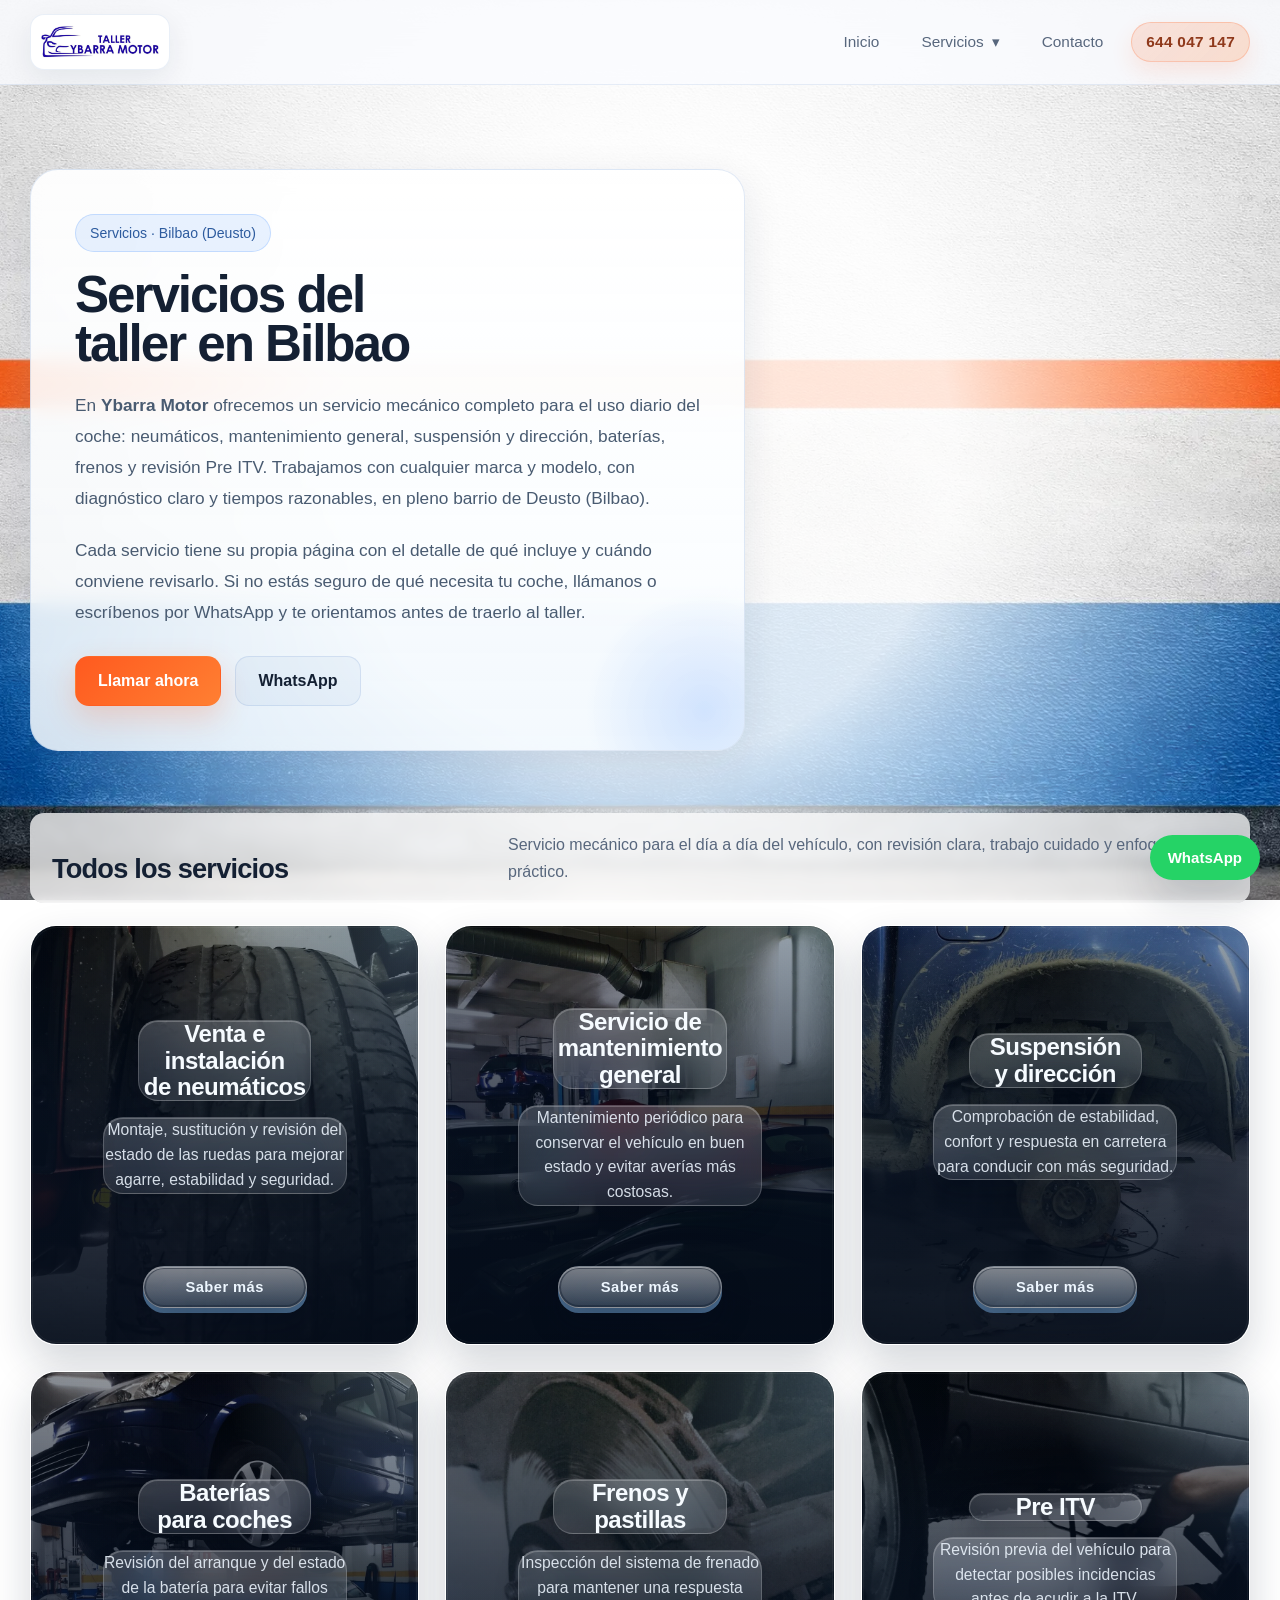
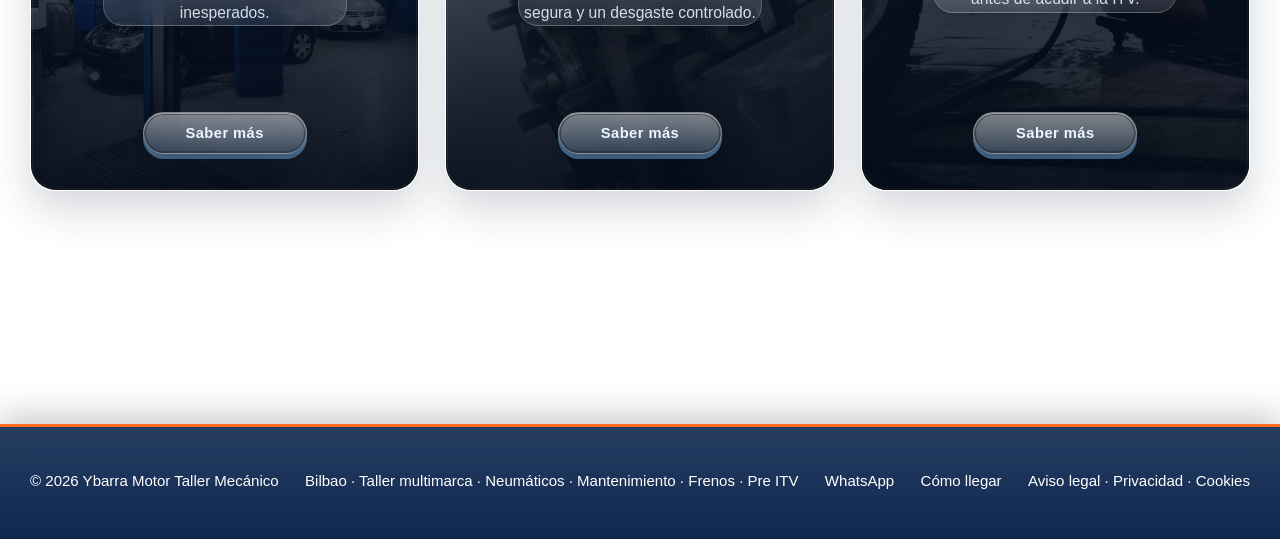
<file: servicios/index.html>
<!doctype html>
<html lang="es">
<head>
  <script src="/assets/js/consent.js?v=1790195983" defer></script>
  <meta charset="UTF-8" />
  <meta name="viewport" content="width=device-width, initial-scale=1.0" />
  <title>Servicios del Taller en Bilbao (Deusto) | Ybarra Motor</title>
  <meta name="description" content="Neumáticos, mantenimiento, suspensión, baterías, frenos y Pre ITV en Bilbao-Deusto. Todos los servicios del taller Ybarra Motor, multimarca y con presupuesto claro.">
  <meta name="robots" content="index,follow">
  <link rel="canonical" href="https://ybarra-motor.es/servicios/">
  <link rel="stylesheet" href="/assets/css/styles.css?v=1790193496">
<link rel="icon" href="/assets/favicon/favicon.ico" sizes="any">
<link rel="icon" type="image/png" sizes="32x32" href="/assets/favicon/favicon-32.png">
<link rel="icon" type="image/png" sizes="16x16" href="/assets/favicon/favicon-16.png">
<link rel="apple-touch-icon" href="/assets/favicon/apple-touch-icon.png">
  <meta property="og:type" content="website">
  <meta property="og:title" content="Servicios del Taller en Bilbao (Deusto) | Ybarra Motor">
  <meta property="og:description" content="Neumáticos, mantenimiento, suspensión, baterías, frenos y Pre ITV en Bilbao-Deusto, en un taller multimarca.">
  <meta property="og:url" content="https://ybarra-motor.es/servicios/">
  <meta property="og:image" content="https://ybarra-motor.es/assets/img/Hero.jpg">

  <script type="application/ld+json">
  {
    "@context": "https://schema.org",
    "@type": "CollectionPage",
    "name": "Servicios del taller Ybarra Motor",
    "url": "https://ybarra-motor.es/servicios/",
    "isPartOf": { "@id": "https://ybarra-motor.es/#taller" },
    "about": { "@id": "https://ybarra-motor.es/#taller" }
  }
  </script>
  <script type="application/ld+json">
  {
    "@context": "https://schema.org",
    "@type": "BreadcrumbList",
    "itemListElement": [
      { "@type": "ListItem", "position": 1, "name": "Inicio", "item": "https://ybarra-motor.es/" },
      { "@type": "ListItem", "position": 2, "name": "Servicios", "item": "https://ybarra-motor.es/servicios/" }
    ]
  }
  </script>
</head>
<body>
  <div id="site-header"></div>

  <main>
    <section class="hero service-hero">
      <div class="wrap hero-grid">
        <div class="hero-main reveal">
          <div class="eyebrow">Servicios · Bilbao (Deusto)</div>
          <h1>Servicios del taller en Bilbao</h1>
          <p class="lead">
            En <strong>Ybarra Motor</strong> ofrecemos un servicio mecánico completo para el uso diario del coche: neumáticos, mantenimiento general, suspensión y dirección, baterías, frenos y revisión Pre ITV. Trabajamos con cualquier marca y modelo, con diagnóstico claro y tiempos razonables, en pleno barrio de Deusto (Bilbao).
          </p>
          <p class="lead">
            Cada servicio tiene su propia página con el detalle de qué incluye y cuándo conviene revisarlo. Si no estás seguro de qué necesita tu coche, llámanos o escríbenos por WhatsApp y te orientamos antes de traerlo al taller.
          </p>

          <div class="hero-actions">
            <a class="btn btn-primary" href="tel:+34644047147">Llamar ahora</a>
            <a class="btn btn-secondary" href="https://wa.me/34644047147" target="_blank" rel="noopener">WhatsApp</a>
          </div>
        </div>
      </div>
    </section>

    <section id="servicios">
      <div class="wrap">
        <div class="section-head reveal">
          <div>
            <h2>Todos los servicios</h2>
          </div>
          <p>
            Servicio mecánico para el día a día del vehículo, con revisión clara, trabajo cuidado y enfoque práctico.
          </p>
        </div>
<div class="services-grid">
  <a class="service-card reveal" href="/servicios/neumaticos/">
    <div class="service-card-media">
      <img src="/assets/img/Venta e instalación de neumáticos_1.jpg" alt="Venta e instalación de neumáticos en Ybarra Motor Bilbao" loading="lazy" width="1200" height="1600">
      <div class="service-card-overlay"></div>
    </div>
    <div class="service-card-body">
      <h3>Venta e instalación de neumáticos</h3>
      <p>Montaje, sustitución y revisión del estado de las ruedas para mejorar agarre, estabilidad y seguridad.</p>
      <span class="service-card-cta">Saber más</span>
    </div>
  </a>
  <a class="service-card reveal" href="/servicios/mantenimiento-general/">
    <div class="service-card-media">
      <img src="/assets/img/Servicio de mantenimiento general_1.jpg" alt="Servicio de mantenimiento general en Ybarra Motor Bilbao" loading="lazy" width="1600" height="1200">
      <div class="service-card-overlay"></div>
    </div>
    <div class="service-card-body">
      <h3>Servicio de mantenimiento general</h3>
      <p>Mantenimiento periódico para conservar el vehículo en buen estado y evitar averías más costosas.</p>
      <span class="service-card-cta">Saber más</span>
    </div>
  </a>
  <a class="service-card reveal" href="/servicios/suspension-y-direccion/">
    <div class="service-card-media">
      <img src="/assets/img/Suspensión y Dirección_1.jpg" alt="Suspensión y dirección en Ybarra Motor Bilbao" loading="lazy" width="1600" height="1200">
      <div class="service-card-overlay"></div>
    </div>
    <div class="service-card-body">
      <h3>Suspensión y dirección</h3>
      <p>Comprobación de estabilidad, confort y respuesta en carretera para conducir con más seguridad.</p>
      <span class="service-card-cta">Saber más</span>
    </div>
  </a>
  <a class="service-card reveal" href="/servicios/baterias-para-coches/">
    <div class="service-card-media">
      <img src="/assets/img/Servicio de mantenimiento general_2.jpg" alt="Baterías para coches en Ybarra Motor Bilbao" loading="lazy" width="1600" height="1200">
      <div class="service-card-overlay"></div>
    </div>
    <div class="service-card-body">
      <h3>Baterías para coches</h3>
      <p>Revisión del arranque y del estado de la batería para evitar fallos inesperados.</p>
      <span class="service-card-cta">Saber más</span>
    </div>
  </a>
  <a class="service-card reveal" href="/servicios/frenos-y-pastillas/">
    <div class="service-card-media">
      <img src="/assets/img/Frenos y pastillas_1.jpg" alt="Frenos y pastillas en Ybarra Motor Bilbao" loading="lazy" width="900" height="1600">
      <div class="service-card-overlay"></div>
    </div>
    <div class="service-card-body">
      <h3>Frenos y pastillas</h3>
      <p>Inspección del sistema de frenado para mantener una respuesta segura y un desgaste controlado.</p>
      <span class="service-card-cta">Saber más</span>
    </div>
  </a>
  <a class="service-card reveal" href="/servicios/pre-itv/">
    <div class="service-card-media">
      <img src="/assets/img/Pre ITV_1.jpg" alt="Pre ITV en Ybarra Motor Bilbao" loading="lazy" width="1600" height="1200">
      <div class="service-card-overlay"></div>
    </div>
    <div class="service-card-body">
      <h3>Pre ITV</h3>
      <p>Revisión previa del vehículo para detectar posibles incidencias antes de acudir a la ITV.</p>
      <span class="service-card-cta">Saber más</span>
    </div>
  </a>
</div>
      </div>
    </section>

    <section>
      <div class="wrap">
        <div class="cta-card reveal">
          <div>
            <h2 class="cta-title">¿No sabes qué servicio necesitas?</h2>
            <p>Llámanos o escríbenos por WhatsApp y te orientamos antes de traer el coche al taller.</p>
          </div>
          <div class="hero-actions hero-actions--compact">
            <a class="btn btn-primary" href="tel:+34644047147">Llamar ahora</a>
            <a class="btn btn-secondary" href="/">Volver al inicio</a>
          </div>
        </div>
      </div>
    </section>
  </main>

  <div id="site-footer"></div>

  <script src="/assets/js/main.js"></script>
</body>
</html>
</file>
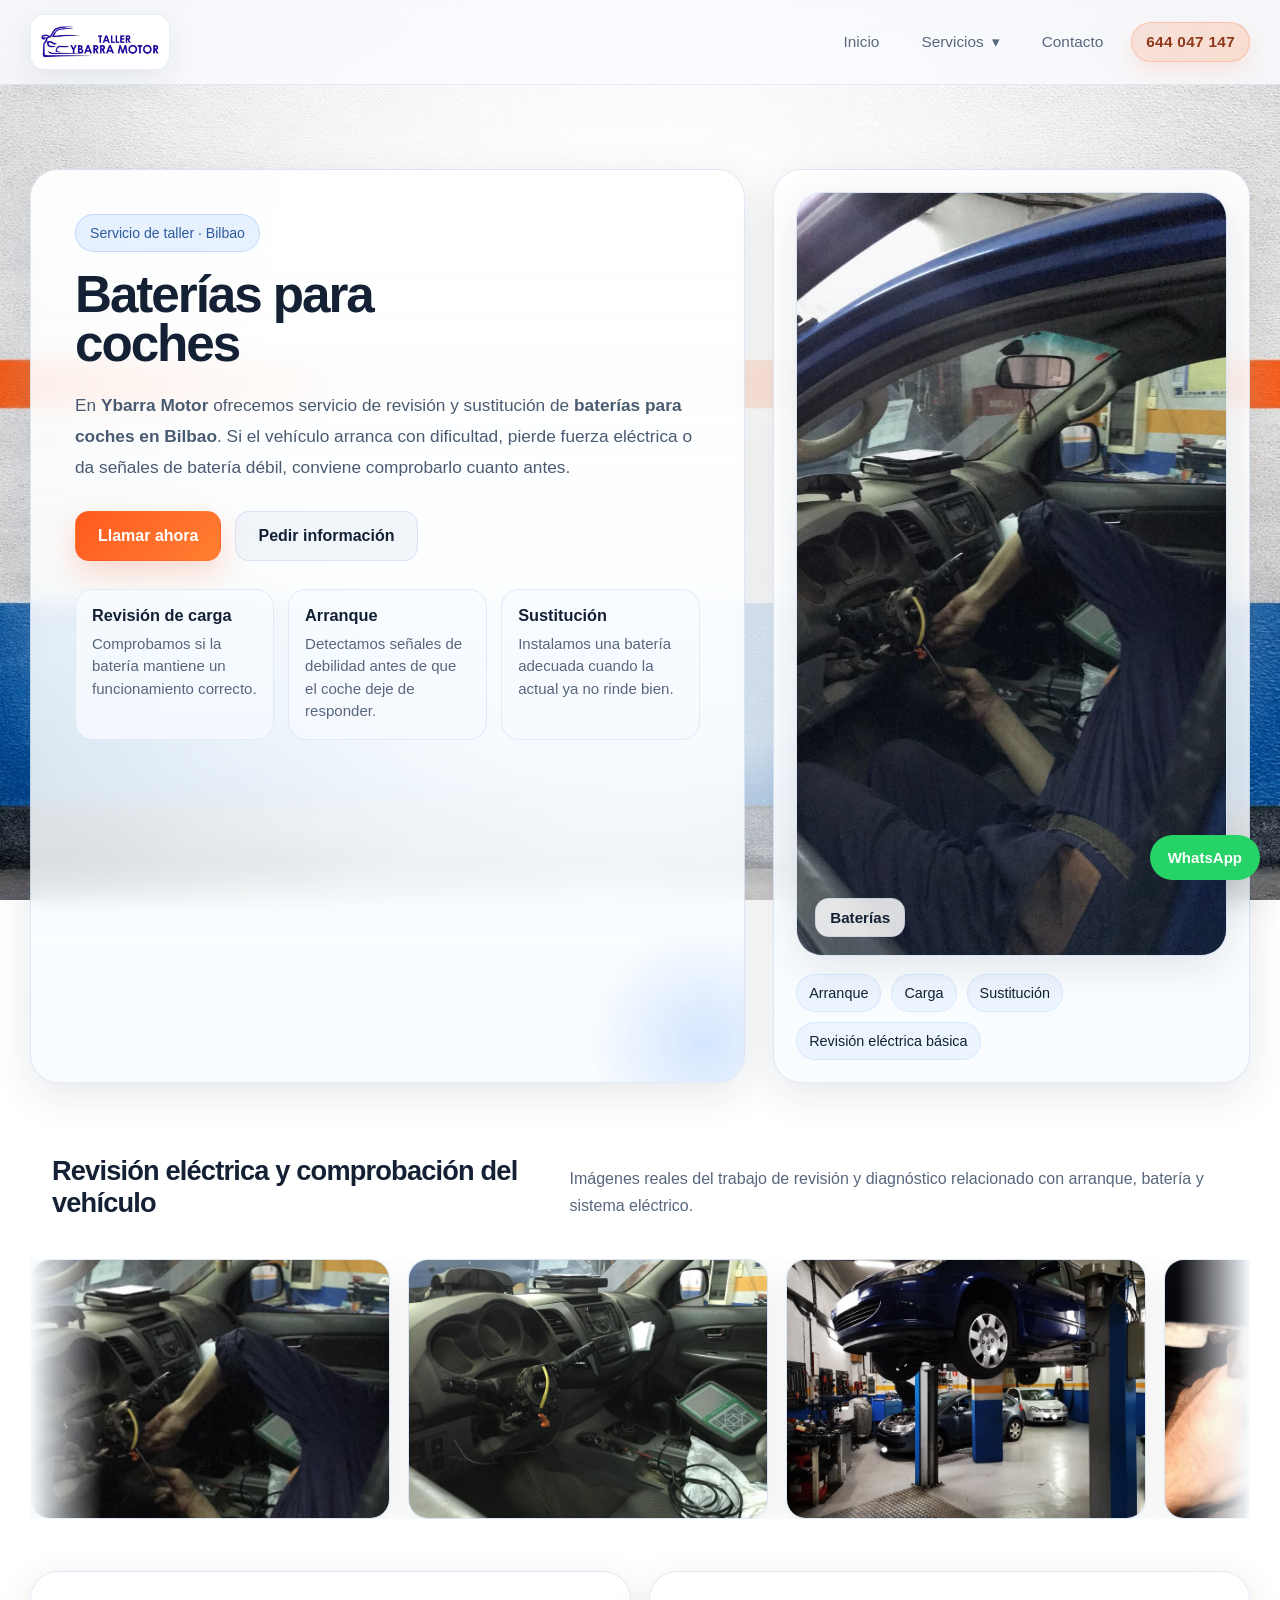
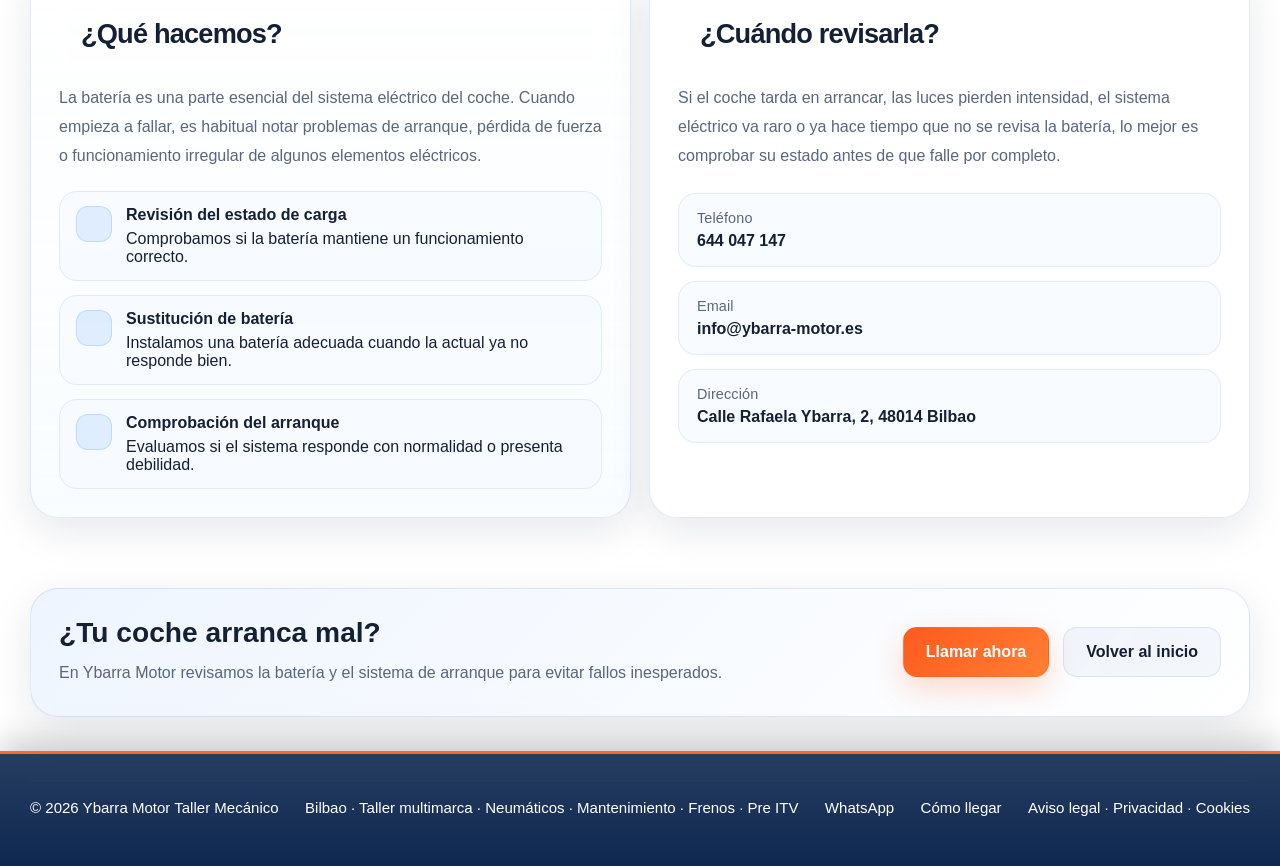
<file: servicios/baterias-para-coches/index.html>
<!doctype html>
<html lang="es">
<head>
  <script src="/assets/js/consent.js?v=1790195983" defer></script>
  <meta charset="UTF-8" />
  <meta name="viewport" content="width=device-width, initial-scale=1.0" />
  <title>Baterías de Coche en Bilbao (Deusto) | Ybarra Motor</title>
  <meta name="description" content="Revisión y cambio de batería de coche en Bilbao-Deusto. Comprobamos carga y arranque al momento en Ybarra Motor.">
  <meta name="robots" content="index,follow">
  <link rel="canonical" href="https://ybarra-motor.es/servicios/baterias-para-coches/">
  <link rel="stylesheet" href="/assets/css/styles.css?v=1790193496">
<link rel="icon" href="/assets/favicon/favicon.ico" sizes="any">
<link rel="icon" type="image/png" sizes="32x32" href="/assets/favicon/favicon-32.png">
<link rel="icon" type="image/png" sizes="16x16" href="/assets/favicon/favicon-16.png">
<link rel="apple-touch-icon" href="/assets/favicon/apple-touch-icon.png">
  <meta property="og:type" content="website">
  <meta property="og:title" content="Baterías de Coche en Bilbao (Deusto) | Ybarra Motor">
  <meta property="og:description" content="Revisión y cambio de batería de coche en Bilbao-Deusto. Comprobamos carga y arranque al momento.">
  <meta property="og:url" content="https://ybarra-motor.es/servicios/baterias-para-coches/">
  <meta property="og:image" content="https://ybarra-motor.es/assets/img/Pre%20ITV_2.jpg">

  <script type="application/ld+json">
  {
    "@context": "https://schema.org",
    "@type": "Service",
    "serviceType": "Baterías para coches",
    "name": "Baterías de Coche en Bilbao (Deusto) | Ybarra Motor",
    "url": "https://ybarra-motor.es/servicios/baterias-para-coches/",
    "description": "Revisión y cambio de batería de coche en Bilbao-Deusto. Comprobamos carga y arranque al momento en Ybarra Motor.",
    "areaServed": [
      { "@type": "City", "name": "Bilbao" },
      { "@type": "Place", "name": "Deusto" }
    ],
    "provider": { "@id": "https://ybarra-motor.es/#taller" }
  }
  </script>
  <script type="application/ld+json">
  {
    "@context": "https://schema.org",
    "@type": "BreadcrumbList",
    "itemListElement": [
      { "@type": "ListItem", "position": 1, "name": "Inicio", "item": "https://ybarra-motor.es/" },
      { "@type": "ListItem", "position": 2, "name": "Servicios", "item": "https://ybarra-motor.es/servicios/" },
      { "@type": "ListItem", "position": 3, "name": "Baterías para coches", "item": "https://ybarra-motor.es/servicios/baterias-para-coches/" }
    ]
  }
  </script>
</head>
<body>
  <div id="site-header"></div>

  <main>
    <section class="hero service-hero">
      <div class="wrap hero-grid">
        <div class="hero-main reveal">
          <div class="eyebrow">Servicio de taller · Bilbao</div>
          <h1>Baterías para coches</h1>
          <p class="lead">
            En <strong>Ybarra Motor</strong> ofrecemos servicio de revisión y sustitución de <strong>baterías para coches en Bilbao</strong>. Si el vehículo arranca con dificultad, pierde fuerza eléctrica o da señales de batería débil, conviene comprobarlo cuanto antes.
          </p>

          <div class="hero-actions">
            <a class="btn btn-primary" href="tel:+34644047147">Llamar ahora</a>
            <a class="btn btn-secondary" href="mailto:info@ybarra-motor.es">Pedir información</a>
          </div>

          <div class="hero-points">
            <div class="mini-point">
              <strong>Revisión de carga</strong>
              <span>Comprobamos si la batería mantiene un funcionamiento correcto.</span>
            </div>
            <div class="mini-point">
              <strong>Arranque</strong>
              <span>Detectamos señales de debilidad antes de que el coche deje de responder.</span>
            </div>
            <div class="mini-point">
              <strong>Sustitución</strong>
              <span>Instalamos una batería adecuada cuando la actual ya no rinde bien.</span>
            </div>
          </div>
        </div>

        <aside class="hero-side reveal">
          <div class="service-hero-photo-card">
            <img src="/assets/img/Pre ITV_2.jpg" alt="Revisión eléctrica y diagnóstico en Ybarra Motor Bilbao" fetchpriority="high" width="720" height="1280">
            <div class="service-hero-photo-overlay"></div>
            <div class="service-hero-badge">Baterías</div>
          </div>

          <div class="service-badges">
            <span class="badge">Arranque</span>
            <span class="badge">Carga</span>
            <span class="badge">Sustitución</span>
            <span class="badge">Revisión eléctrica básica</span>
          </div>
        </aside>
      </div>
    </section>

    <section class="service-gallery-section">
  <div class="wrap">
    <div class="section-head reveal">
      <div>
        <h2>Revisión eléctrica y comprobación del vehículo</h2>
      </div>
      <p>
        Imágenes reales del trabajo de revisión y diagnóstico relacionado con arranque, batería y sistema eléctrico.
      </p>
    </div>

    <div class="service-slider reveal">
      <div class="service-slider-track">
        <img src="/assets/img/Pre ITV_2.jpg" alt="Revisión eléctrica y diagnóstico en Ybarra Motor Bilbao" loading="lazy" width="720" height="1280">
        <img src="/assets/img/Pre ITV_3.jpg" alt="Diagnóstico eléctrico del vehículo" loading="lazy" width="1600" height="1200">
        <img src="/assets/img/Servicio de mantenimiento general_2.jpg" alt="Revisión del compartimento del motor" loading="lazy" width="1600" height="1200">
        <img src="/assets/img/Servicio de mantenimiento general_3.jpg" alt="Comprobación general del vehículo" loading="lazy" width="1600" height="1200">
        <img src="/assets/img/Pre ITV_1.jpg" alt="Comprobación previa del sistema del vehículo" loading="lazy" width="1600" height="1200">

        <img src="/assets/img/Pre ITV_2.jpg" alt="" loading="lazy" aria-hidden="true" width="720" height="1280">
        <img src="/assets/img/Pre ITV_3.jpg" alt="" loading="lazy" aria-hidden="true" width="1600" height="1200">
        <img src="/assets/img/Servicio de mantenimiento general_2.jpg" alt="" loading="lazy" aria-hidden="true" width="1600" height="1200">
        <img src="/assets/img/Servicio de mantenimiento general_3.jpg" alt="" loading="lazy" aria-hidden="true" width="1600" height="1200">
        <img src="/assets/img/Pre ITV_1.jpg" alt="" loading="lazy" aria-hidden="true" width="1600" height="1200">
      </div>
    </div>
  </div>
</section>

    <section>
      <div class="wrap info-grid">
        <article class="about-card reveal">
          <div class="section-head section-head--stack">
            <h2>¿Qué hacemos?</h2>
          </div>
          <p>
            La batería es una parte esencial del sistema eléctrico del coche. Cuando empieza a fallar, es habitual notar problemas de arranque, pérdida de fuerza o funcionamiento irregular de algunos elementos eléctricos.
          </p>

          <div class="feature-list">
            <div class="feature-item">
              <div class="feature-icon"></div>
              <div>
                <strong>Revisión del estado de carga</strong>
                <span>Comprobamos si la batería mantiene un funcionamiento correcto.</span>
              </div>
            </div>
            <div class="feature-item">
              <div class="feature-icon"></div>
              <div>
                <strong>Sustitución de batería</strong>
                <span>Instalamos una batería adecuada cuando la actual ya no responde bien.</span>
              </div>
            </div>
            <div class="feature-item">
              <div class="feature-icon"></div>
              <div>
                <strong>Comprobación del arranque</strong>
                <span>Evaluamos si el sistema responde con normalidad o presenta debilidad.</span>
              </div>
            </div>
          </div>
        </article>

        <article class="contact-card reveal">
          <div class="section-head section-head--stack">
            <h2>¿Cuándo revisarla?</h2>
          </div>
          <p>
            Si el coche tarda en arrancar, las luces pierden intensidad, el sistema eléctrico va raro o ya hace tiempo que no se revisa la batería, lo mejor es comprobar su estado antes de que falle por completo.
          </p>

          <div class="contact-list">
            <div class="contact-item">
              <span>Teléfono</span>
              <a href="tel:+34644047147"><strong>644 047 147</strong></a>
            </div>
            <div class="contact-item">
              <span>Email</span>
              <a href="mailto:info@ybarra-motor.es"><strong>info@ybarra-motor.es</strong></a>
            </div>
            <div class="contact-item">
              <span>Dirección</span>
              <strong>Calle Rafaela Ybarra, 2, 48014 Bilbao</strong>
            </div>
          </div>
        </article>
      </div>
    </section>

    <section>
      <div class="wrap">
        <div class="cta-card reveal">
          <div>
            <h2 class="cta-title">¿Tu coche arranca mal?</h2>
            <p>En Ybarra Motor revisamos la batería y el sistema de arranque para evitar fallos inesperados.</p>
          </div>
          <div class="hero-actions hero-actions--compact">
            <a class="btn btn-primary" href="tel:+34644047147">Llamar ahora</a>
            <a class="btn btn-secondary" href="/">Volver al inicio</a>
          </div>
        </div>
      </div>
    </section>
  </main>

  <div id="site-footer"></div>

  <script src="/assets/js/main.js?v=1793123217"></script>
</body>
</html>
</file>
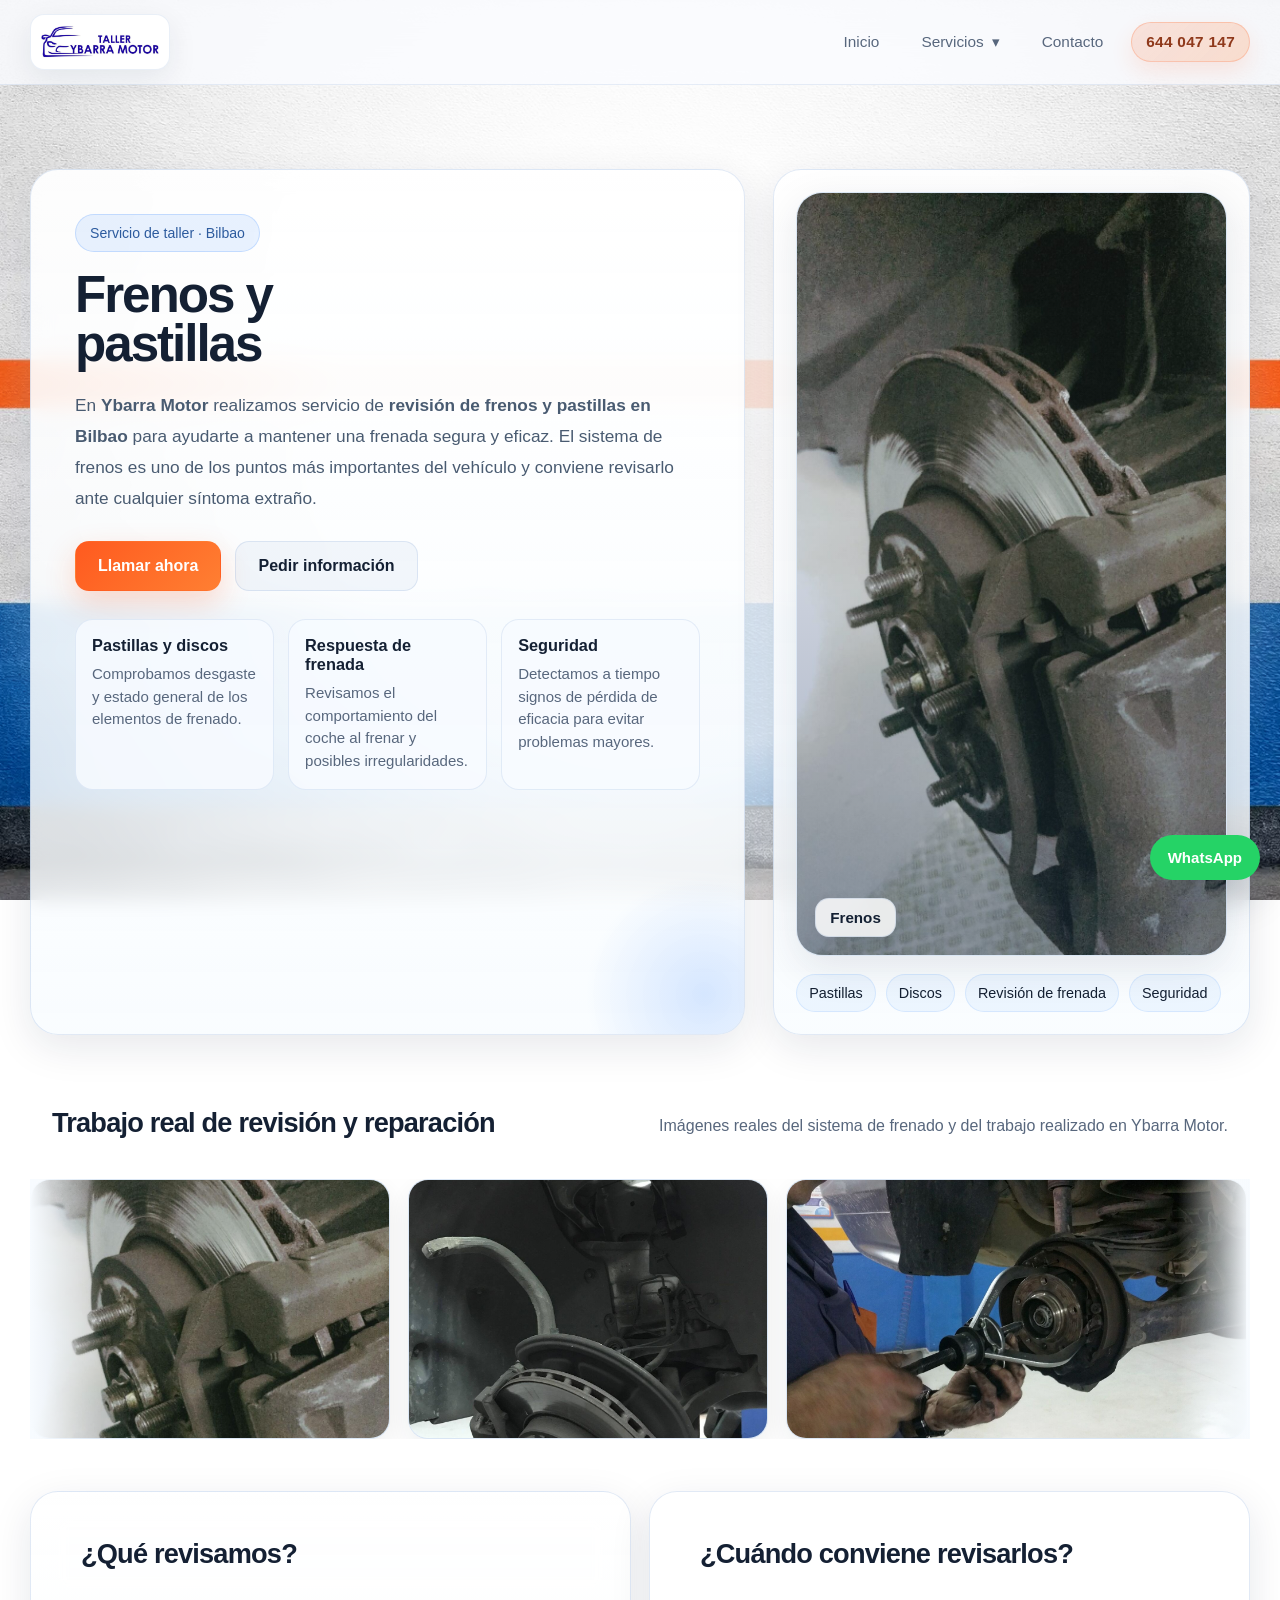
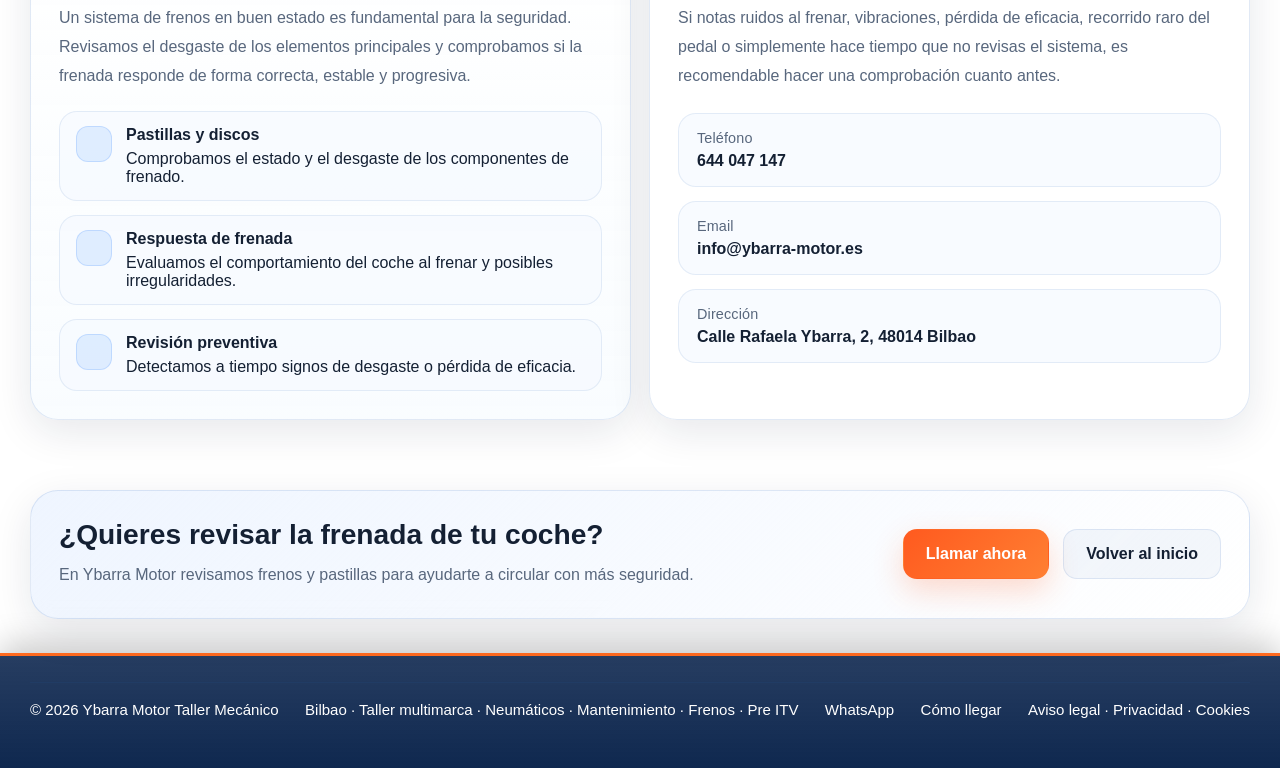
<file: servicios/frenos-y-pastillas/index.html>
<!doctype html>
<html lang="es">
<head>
  <script src="/assets/js/consent.js?v=1790195983" defer></script>
  <meta charset="UTF-8" />
  <meta name="viewport" content="width=device-width, initial-scale=1.0" />
  <title>Frenos y Pastillas en Bilbao (Deusto) | Ybarra Motor</title>
  <meta name="description" content="Revisión de frenos y pastillas en Bilbao-Deusto: desgaste, discos y frenada segura. Diagnóstico e instalación en Ybarra Motor.">
  <meta name="robots" content="index,follow">
  <link rel="canonical" href="https://ybarra-motor.es/servicios/frenos-y-pastillas/">
  <link rel="stylesheet" href="/assets/css/styles.css?v=1790193496">
<link rel="icon" href="/assets/favicon/favicon.ico" sizes="any">
<link rel="icon" type="image/png" sizes="32x32" href="/assets/favicon/favicon-32.png">
<link rel="icon" type="image/png" sizes="16x16" href="/assets/favicon/favicon-16.png">
<link rel="apple-touch-icon" href="/assets/favicon/apple-touch-icon.png">
  <meta property="og:type" content="website">
  <meta property="og:title" content="Frenos y Pastillas en Bilbao (Deusto) | Ybarra Motor">
  <meta property="og:description" content="Revisión de frenos y pastillas en Bilbao-Deusto: desgaste, discos y frenada segura.">
  <meta property="og:url" content="https://ybarra-motor.es/servicios/frenos-y-pastillas/">
  <meta property="og:image" content="https://ybarra-motor.es/assets/img/Frenos%20y%20pastillas_1.jpg">

  <script type="application/ld+json">
  {
    "@context": "https://schema.org",
    "@type": "Service",
    "serviceType": "Frenos y pastillas",
    "name": "Frenos y Pastillas en Bilbao (Deusto) | Ybarra Motor",
    "url": "https://ybarra-motor.es/servicios/frenos-y-pastillas/",
    "description": "Revisión de frenos y pastillas en Bilbao-Deusto: desgaste, discos y frenada segura. Diagnóstico e instalación en Ybarra Motor.",
    "areaServed": [
      { "@type": "City", "name": "Bilbao" },
      { "@type": "Place", "name": "Deusto" }
    ],
    "provider": { "@id": "https://ybarra-motor.es/#taller" }
  }
  </script>
  <script type="application/ld+json">
  {
    "@context": "https://schema.org",
    "@type": "BreadcrumbList",
    "itemListElement": [
      { "@type": "ListItem", "position": 1, "name": "Inicio", "item": "https://ybarra-motor.es/" },
      { "@type": "ListItem", "position": 2, "name": "Servicios", "item": "https://ybarra-motor.es/servicios/" },
      { "@type": "ListItem", "position": 3, "name": "Frenos y pastillas", "item": "https://ybarra-motor.es/servicios/frenos-y-pastillas/" }
    ]
  }
  </script>
</head>
<body>
  <div id="site-header"></div>

  <main>
    <section class="hero service-hero">
      <div class="wrap hero-grid">
        <div class="hero-main reveal">
          <div class="eyebrow">Servicio de taller · Bilbao</div>
          <h1>Frenos y pastillas</h1>
          <p class="lead">
            En <strong>Ybarra Motor</strong> realizamos servicio de <strong>revisión de frenos y pastillas en Bilbao</strong> para ayudarte a mantener una frenada segura y eficaz. El sistema de frenos es uno de los puntos más importantes del vehículo y conviene revisarlo ante cualquier síntoma extraño.
          </p>

          <div class="hero-actions">
            <a class="btn btn-primary" href="tel:+34644047147">Llamar ahora</a>
            <a class="btn btn-secondary" href="mailto:info@ybarra-motor.es">Pedir información</a>
          </div>

          <div class="hero-points">
            <div class="mini-point">
              <strong>Pastillas y discos</strong>
              <span>Comprobamos desgaste y estado general de los elementos de frenado.</span>
            </div>
            <div class="mini-point">
              <strong>Respuesta de frenada</strong>
              <span>Revisamos el comportamiento del coche al frenar y posibles irregularidades.</span>
            </div>
            <div class="mini-point">
              <strong>Seguridad</strong>
              <span>Detectamos a tiempo signos de pérdida de eficacia para evitar problemas mayores.</span>
            </div>
          </div>
        </div>

        <aside class="hero-side reveal">
          <div class="service-hero-photo-card">
            <img src="/assets/img/Frenos y pastillas_1.jpg" alt="Servicio de frenos y pastillas en Ybarra Motor Bilbao" fetchpriority="high" width="900" height="1600">
            <div class="service-hero-photo-overlay"></div>
            <div class="service-hero-badge">Frenos</div>
          </div>

          <div class="service-badges">
            <span class="badge">Pastillas</span>
            <span class="badge">Discos</span>
            <span class="badge">Revisión de frenada</span>
            <span class="badge">Seguridad</span>
          </div>
        </aside>
      </div>
    </section>

    <section class="service-gallery-section">
  <div class="wrap">
    <div class="section-head reveal">
      <div>
        <h2>Trabajo real de revisión y reparación</h2>
      </div>
      <p>
        Imágenes reales del sistema de frenado y del trabajo realizado en Ybarra Motor.
      </p>
    </div>

    <div class="service-slider reveal">
      <div class="service-slider-track">
        <img src="/assets/img/Frenos y pastillas_1.jpg" alt="Servicio de frenos y pastillas en Ybarra Motor Bilbao" loading="lazy" width="900" height="1600">
        <img src="/assets/img/Frenos y pastillas_2.jpg" alt="Revisión del sistema de frenos" loading="lazy" width="1200" height="1600">
        <img src="/assets/img/Frenos y pastillas_3.jpg" alt="Comprobación de frenos y pastillas" loading="lazy" width="1600" height="900">
        <img src="/assets/img/All_2.jpg" alt="Interior del taller Ybarra Motor en Bilbao" loading="lazy" width="960" height="540">

        <img src="/assets/img/Frenos y pastillas_1.jpg" alt="" loading="lazy" aria-hidden="true" width="900" height="1600">
        <img src="/assets/img/Frenos y pastillas_2.jpg" alt="" loading="lazy" aria-hidden="true" width="1200" height="1600">
        <img src="/assets/img/Frenos y pastillas_3.jpg" alt="" loading="lazy" aria-hidden="true" width="1600" height="900">
        <img src="/assets/img/All_2.jpg" alt="" loading="lazy" aria-hidden="true" width="960" height="540">
      </div>
    </div>
  </div>
</section>

    <section>
      <div class="wrap info-grid">
        <article class="about-card reveal">
          <div class="section-head section-head--stack">
            <h2>¿Qué revisamos?</h2>
          </div>
          <p>
            Un sistema de frenos en buen estado es fundamental para la seguridad. Revisamos el desgaste de los elementos principales y comprobamos si la frenada responde de forma correcta, estable y progresiva.
          </p>

          <div class="feature-list">
            <div class="feature-item">
              <div class="feature-icon"></div>
              <div>
                <strong>Pastillas y discos</strong>
                <span>Comprobamos el estado y el desgaste de los componentes de frenado.</span>
              </div>
            </div>
            <div class="feature-item">
              <div class="feature-icon"></div>
              <div>
                <strong>Respuesta de frenada</strong>
                <span>Evaluamos el comportamiento del coche al frenar y posibles irregularidades.</span>
              </div>
            </div>
            <div class="feature-item">
              <div class="feature-icon"></div>
              <div>
                <strong>Revisión preventiva</strong>
                <span>Detectamos a tiempo signos de desgaste o pérdida de eficacia.</span>
              </div>
            </div>
          </div>
        </article>

        <article class="contact-card reveal">
          <div class="section-head section-head--stack">
            <h2>¿Cuándo conviene revisarlos?</h2>
          </div>
          <p>
            Si notas ruidos al frenar, vibraciones, pérdida de eficacia, recorrido raro del pedal o simplemente hace tiempo que no revisas el sistema, es recomendable hacer una comprobación cuanto antes.
          </p>

          <div class="contact-list">
            <div class="contact-item">
              <span>Teléfono</span>
              <a href="tel:+34644047147"><strong>644 047 147</strong></a>
            </div>
            <div class="contact-item">
              <span>Email</span>
              <a href="mailto:info@ybarra-motor.es"><strong>info@ybarra-motor.es</strong></a>
            </div>
            <div class="contact-item">
              <span>Dirección</span>
              <strong>Calle Rafaela Ybarra, 2, 48014 Bilbao</strong>
            </div>
          </div>
        </article>
      </div>
    </section>

    <section>
      <div class="wrap">
        <div class="cta-card reveal">
          <div>
            <h2 class="cta-title">¿Quieres revisar la frenada de tu coche?</h2>
            <p>En Ybarra Motor revisamos frenos y pastillas para ayudarte a circular con más seguridad.</p>
          </div>
          <div class="hero-actions hero-actions--compact">
            <a class="btn btn-primary" href="tel:+34644047147">Llamar ahora</a>
            <a class="btn btn-secondary" href="/">Volver al inicio</a>
          </div>
        </div>
      </div>
    </section>
  </main>

  <div id="site-footer"></div>

  <script src="/assets/js/main.js?v=1793123217"></script>
</body>
</html>
</file>
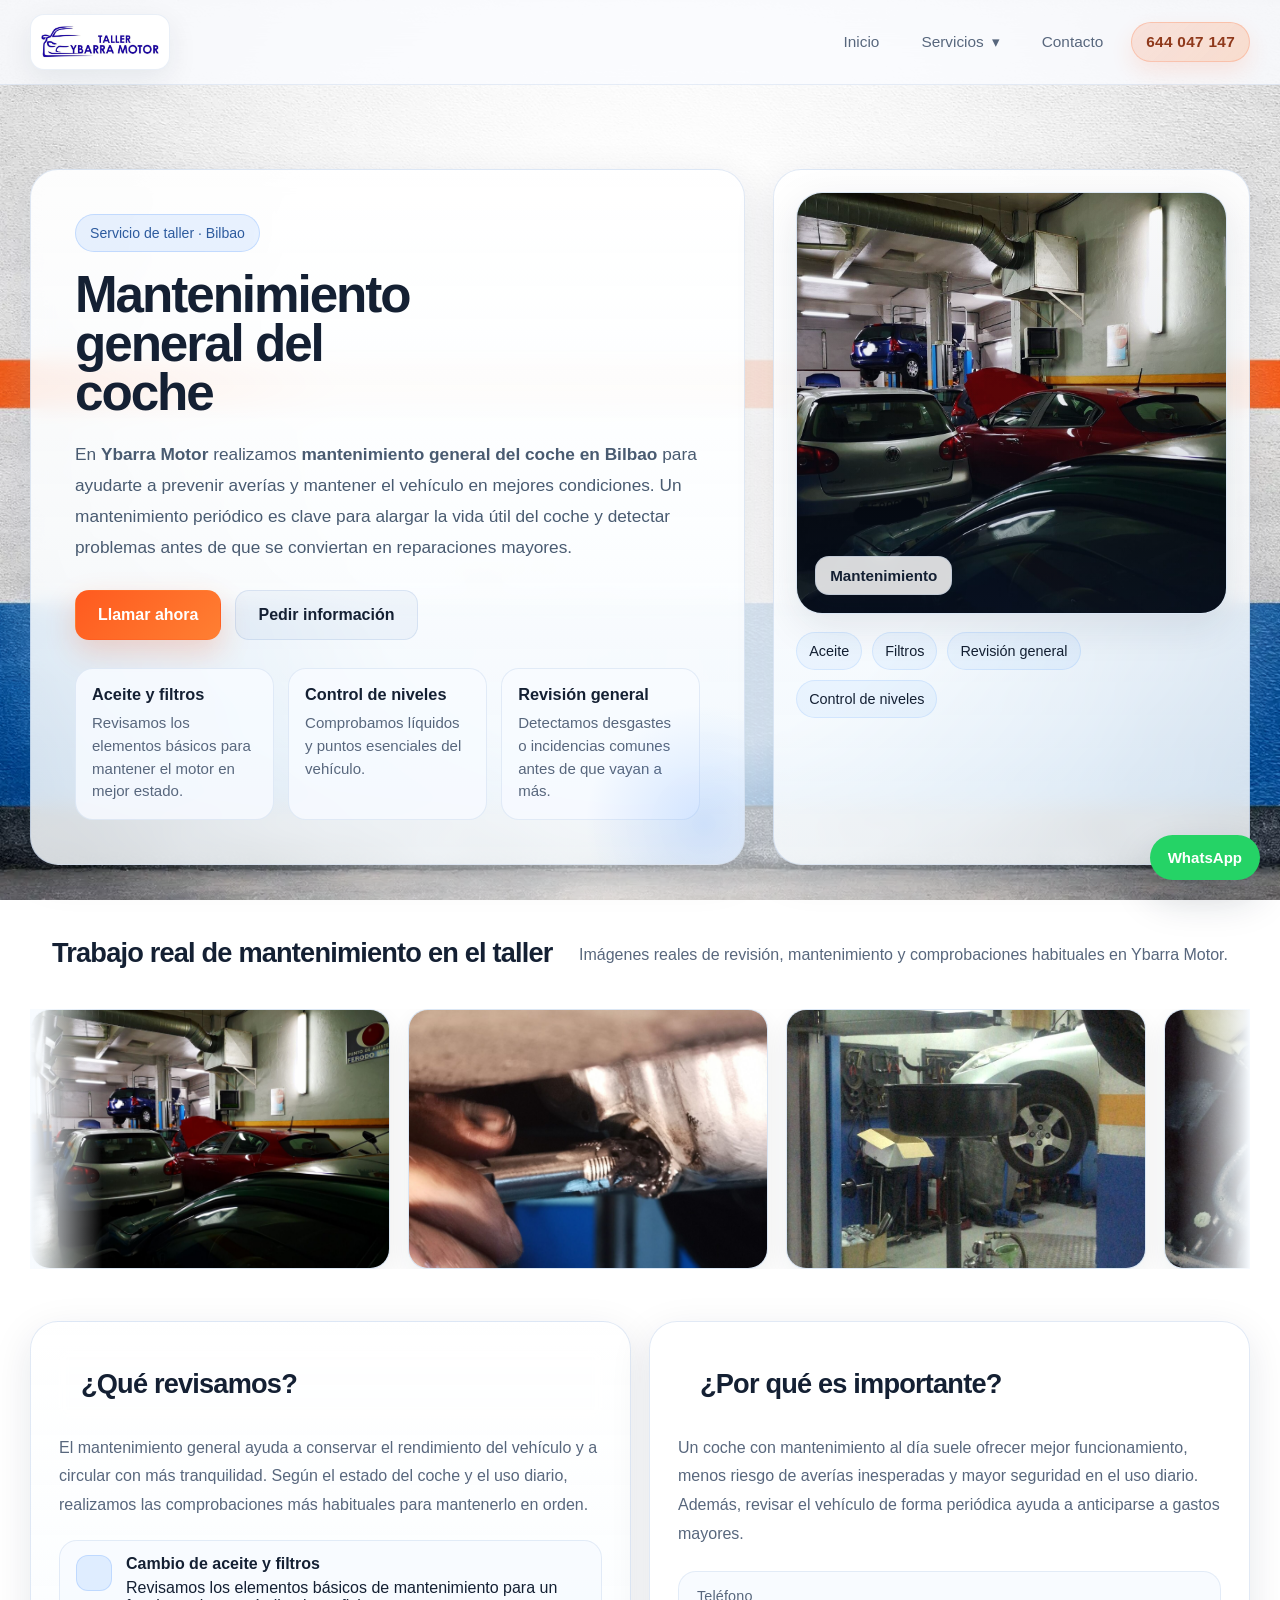
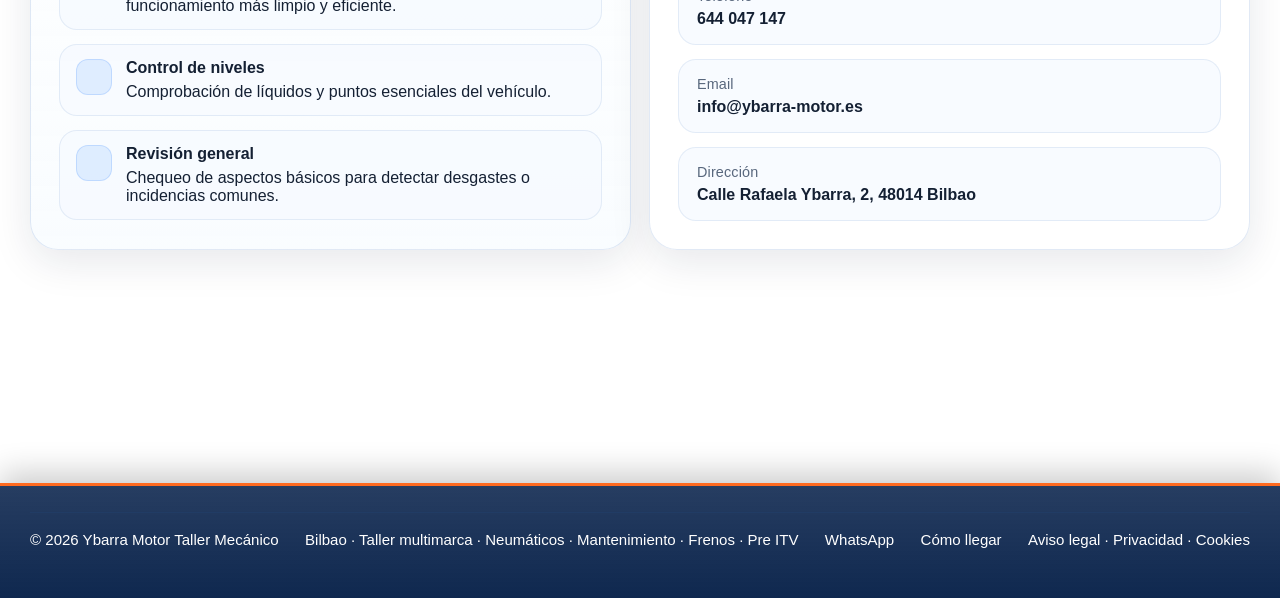
<file: servicios/mantenimiento-general/index.html>
<!doctype html>
<html lang="es">
<head>
  <script src="/assets/js/consent.js?v=1790195983" defer></script>
  <meta charset="UTF-8" />
  <meta name="viewport" content="width=device-width, initial-scale=1.0" />
  <title>Mantenimiento del Coche en Bilbao (Deusto) | Ybarra Motor</title>
  <meta name="description" content="Mantenimiento general del coche en Bilbao-Deusto: aceite, filtros, niveles y revisión periódica multimarca. Presupuesto claro en Ybarra Motor.">
  <meta name="robots" content="index,follow">
  <link rel="canonical" href="https://ybarra-motor.es/servicios/mantenimiento-general/">
  <link rel="stylesheet" href="/assets/css/styles.css?v=1790193496">
<link rel="icon" href="/assets/favicon/favicon.ico" sizes="any">
<link rel="icon" type="image/png" sizes="32x32" href="/assets/favicon/favicon-32.png">
<link rel="icon" type="image/png" sizes="16x16" href="/assets/favicon/favicon-16.png">
<link rel="apple-touch-icon" href="/assets/favicon/apple-touch-icon.png">
  <meta property="og:type" content="website">
  <meta property="og:title" content="Mantenimiento del Coche en Bilbao (Deusto) | Ybarra Motor">
  <meta property="og:description" content="Mantenimiento general del coche en Bilbao-Deusto: aceite, filtros, niveles y revisión periódica multimarca.">
  <meta property="og:url" content="https://ybarra-motor.es/servicios/mantenimiento-general/">
  <meta property="og:image" content="https://ybarra-motor.es/assets/img/Servicio%20de%20mantenimiento%20general_1.jpg">

  <script type="application/ld+json">
  {
    "@context": "https://schema.org",
    "@type": "Service",
    "serviceType": "Mantenimiento general",
    "name": "Mantenimiento del Coche en Bilbao (Deusto) | Ybarra Motor",
    "url": "https://ybarra-motor.es/servicios/mantenimiento-general/",
    "description": "Mantenimiento general del coche en Bilbao-Deusto: aceite, filtros, niveles y revisión periódica multimarca. Presupuesto claro en Ybarra Motor.",
    "areaServed": [
      { "@type": "City", "name": "Bilbao" },
      { "@type": "Place", "name": "Deusto" }
    ],
    "provider": { "@id": "https://ybarra-motor.es/#taller" }
  }
  </script>
  <script type="application/ld+json">
  {
    "@context": "https://schema.org",
    "@type": "BreadcrumbList",
    "itemListElement": [
      { "@type": "ListItem", "position": 1, "name": "Inicio", "item": "https://ybarra-motor.es/" },
      { "@type": "ListItem", "position": 2, "name": "Servicios", "item": "https://ybarra-motor.es/servicios/" },
      { "@type": "ListItem", "position": 3, "name": "Mantenimiento general", "item": "https://ybarra-motor.es/servicios/mantenimiento-general/" }
    ]
  }
  </script>
</head>
<body>
  <div id="site-header"></div>

  <main>
    <section class="hero service-hero">
      <div class="wrap hero-grid">
        <div class="hero-main reveal">
          <div class="eyebrow">Servicio de taller · Bilbao</div>
          <h1>Mantenimiento general del coche</h1>
          <p class="lead">
            En <strong>Ybarra Motor</strong> realizamos <strong>mantenimiento general del coche en Bilbao</strong> para ayudarte a prevenir averías y mantener el vehículo en mejores condiciones. Un mantenimiento periódico es clave para alargar la vida útil del coche y detectar problemas antes de que se conviertan en reparaciones mayores.
          </p>

          <div class="hero-actions">
            <a class="btn btn-primary" href="tel:+34644047147">Llamar ahora</a>
            <a class="btn btn-secondary" href="mailto:info@ybarra-motor.es">Pedir información</a>
          </div>

          <div class="hero-points">
            <div class="mini-point">
              <strong>Aceite y filtros</strong>
              <span>Revisamos los elementos básicos para mantener el motor en mejor estado.</span>
            </div>
            <div class="mini-point">
              <strong>Control de niveles</strong>
              <span>Comprobamos líquidos y puntos esenciales del vehículo.</span>
            </div>
            <div class="mini-point">
              <strong>Revisión general</strong>
              <span>Detectamos desgastes o incidencias comunes antes de que vayan a más.</span>
            </div>
          </div>
        </div>

        <aside class="hero-side reveal">
          <div class="service-hero-photo-card">
            <img src="/assets/img/Servicio de mantenimiento general_1.jpg" alt="Servicio de mantenimiento general del coche en Ybarra Motor Bilbao" fetchpriority="high" width="1600" height="1200">
            <div class="service-hero-photo-overlay"></div>
            <div class="service-hero-badge">Mantenimiento</div>
          </div>

          <div class="service-badges">
            <span class="badge">Aceite</span>
            <span class="badge">Filtros</span>
            <span class="badge">Revisión general</span>
            <span class="badge">Control de niveles</span>
          </div>
        </aside>
      </div>
    </section>

    <section class="service-gallery-section">
  <div class="wrap">
    <div class="section-head reveal">
      <div>
        <h2>Trabajo real de mantenimiento en el taller</h2>
      </div>
      <p>
        Imágenes reales de revisión, mantenimiento y comprobaciones habituales en Ybarra Motor.
      </p>
    </div>

    <div class="service-slider reveal">
      <div class="service-slider-track">
        <img src="/assets/img/Servicio de mantenimiento general_1.jpg" alt="Servicio de mantenimiento general del coche en Ybarra Motor Bilbao" loading="lazy" width="1600" height="1200">
        <img src="/assets/img/Servicio de mantenimiento general_4.jpg" alt="Revisión de mantenimiento del vehículo" loading="lazy" width="1600" height="1200">
        <img src="/assets/img/Servicio de mantenimiento general_6.jpg" alt="Trabajo de mantenimiento general en Bilbao" loading="lazy" width="900" height="1600">
        <img src="/assets/img/Servicio de mantenimiento general_8.jpg" alt="Comprobación general del vehículo" loading="lazy" width="900" height="1600">
        <img src="/assets/img/Servicio de mantenimiento general_5.jpg" alt="Revisión mecánica del coche" loading="lazy" width="1200" height="1600">
        <img src="/assets/img/Servicio de mantenimiento general_7.jpg" alt="Trabajo real de taller mecánico" loading="lazy" width="1600" height="1200">

        <img src="/assets/img/Servicio de mantenimiento general_1.jpg" alt="" loading="lazy" aria-hidden="true" width="1600" height="1200">
        <img src="/assets/img/Servicio de mantenimiento general_4.jpg" alt="" loading="lazy" aria-hidden="true" width="1600" height="1200">
        <img src="/assets/img/Servicio de mantenimiento general_6.jpg" alt="" loading="lazy" aria-hidden="true" width="900" height="1600">
        <img src="/assets/img/Servicio de mantenimiento general_8.jpg" alt="" loading="lazy" aria-hidden="true" width="900" height="1600">
        <img src="/assets/img/Servicio de mantenimiento general_5.jpg" alt="" loading="lazy" aria-hidden="true" width="1200" height="1600">
        <img src="/assets/img/Servicio de mantenimiento general_7.jpg" alt="" loading="lazy" aria-hidden="true" width="1600" height="1200">
      </div>
    </div>
  </div>
</section>

    <section>
      <div class="wrap info-grid">
        <article class="about-card reveal">
          <div class="section-head section-head--stack">
            <h2>¿Qué revisamos?</h2>
          </div>
          <p>
            El mantenimiento general ayuda a conservar el rendimiento del vehículo y a circular con más tranquilidad. Según el estado del coche y el uso diario, realizamos las comprobaciones más habituales para mantenerlo en orden.
          </p>

          <div class="feature-list">
            <div class="feature-item">
              <div class="feature-icon"></div>
              <div>
                <strong>Cambio de aceite y filtros</strong>
                <span>Revisamos los elementos básicos de mantenimiento para un funcionamiento más limpio y eficiente.</span>
              </div>
            </div>
            <div class="feature-item">
              <div class="feature-icon"></div>
              <div>
                <strong>Control de niveles</strong>
                <span>Comprobación de líquidos y puntos esenciales del vehículo.</span>
              </div>
            </div>
            <div class="feature-item">
              <div class="feature-icon"></div>
              <div>
                <strong>Revisión general</strong>
                <span>Chequeo de aspectos básicos para detectar desgastes o incidencias comunes.</span>
              </div>
            </div>
          </div>
        </article>

        <article class="contact-card reveal">
          <div class="section-head section-head--stack">
            <h2>¿Por qué es importante?</h2>
          </div>
          <p>
            Un coche con mantenimiento al día suele ofrecer mejor funcionamiento, menos riesgo de averías inesperadas y mayor seguridad en el uso diario. Además, revisar el vehículo de forma periódica ayuda a anticiparse a gastos mayores.
          </p>

          <div class="contact-list">
            <div class="contact-item">
              <span>Teléfono</span>
              <a href="tel:+34644047147"><strong>644 047 147</strong></a>
            </div>
            <div class="contact-item">
              <span>Email</span>
              <a href="mailto:info@ybarra-motor.es"><strong>info@ybarra-motor.es</strong></a>
            </div>
            <div class="contact-item">
              <span>Dirección</span>
              <strong>Calle Rafaela Ybarra, 2, 48014 Bilbao</strong>
            </div>
          </div>
        </article>
      </div>
    </section>

    <section>
      <div class="wrap">
        <div class="cta-card reveal">
          <div>
            <h2 class="cta-title">Pon al día el mantenimiento de tu coche</h2>
            <p>Contacta con Ybarra Motor para revisar el estado general de tu vehículo en Bilbao.</p>
          </div>
          <div class="hero-actions hero-actions--compact">
            <a class="btn btn-primary" href="tel:+34644047147">Llamar ahora</a>
            <a class="btn btn-secondary" href="/">Volver al inicio</a>
          </div>
        </div>
      </div>
    </section>
  </main>

  <div id="site-footer"></div>

  <script src="/assets/js/main.js?v=1793123217"></script>
</body>
</html>
</file>
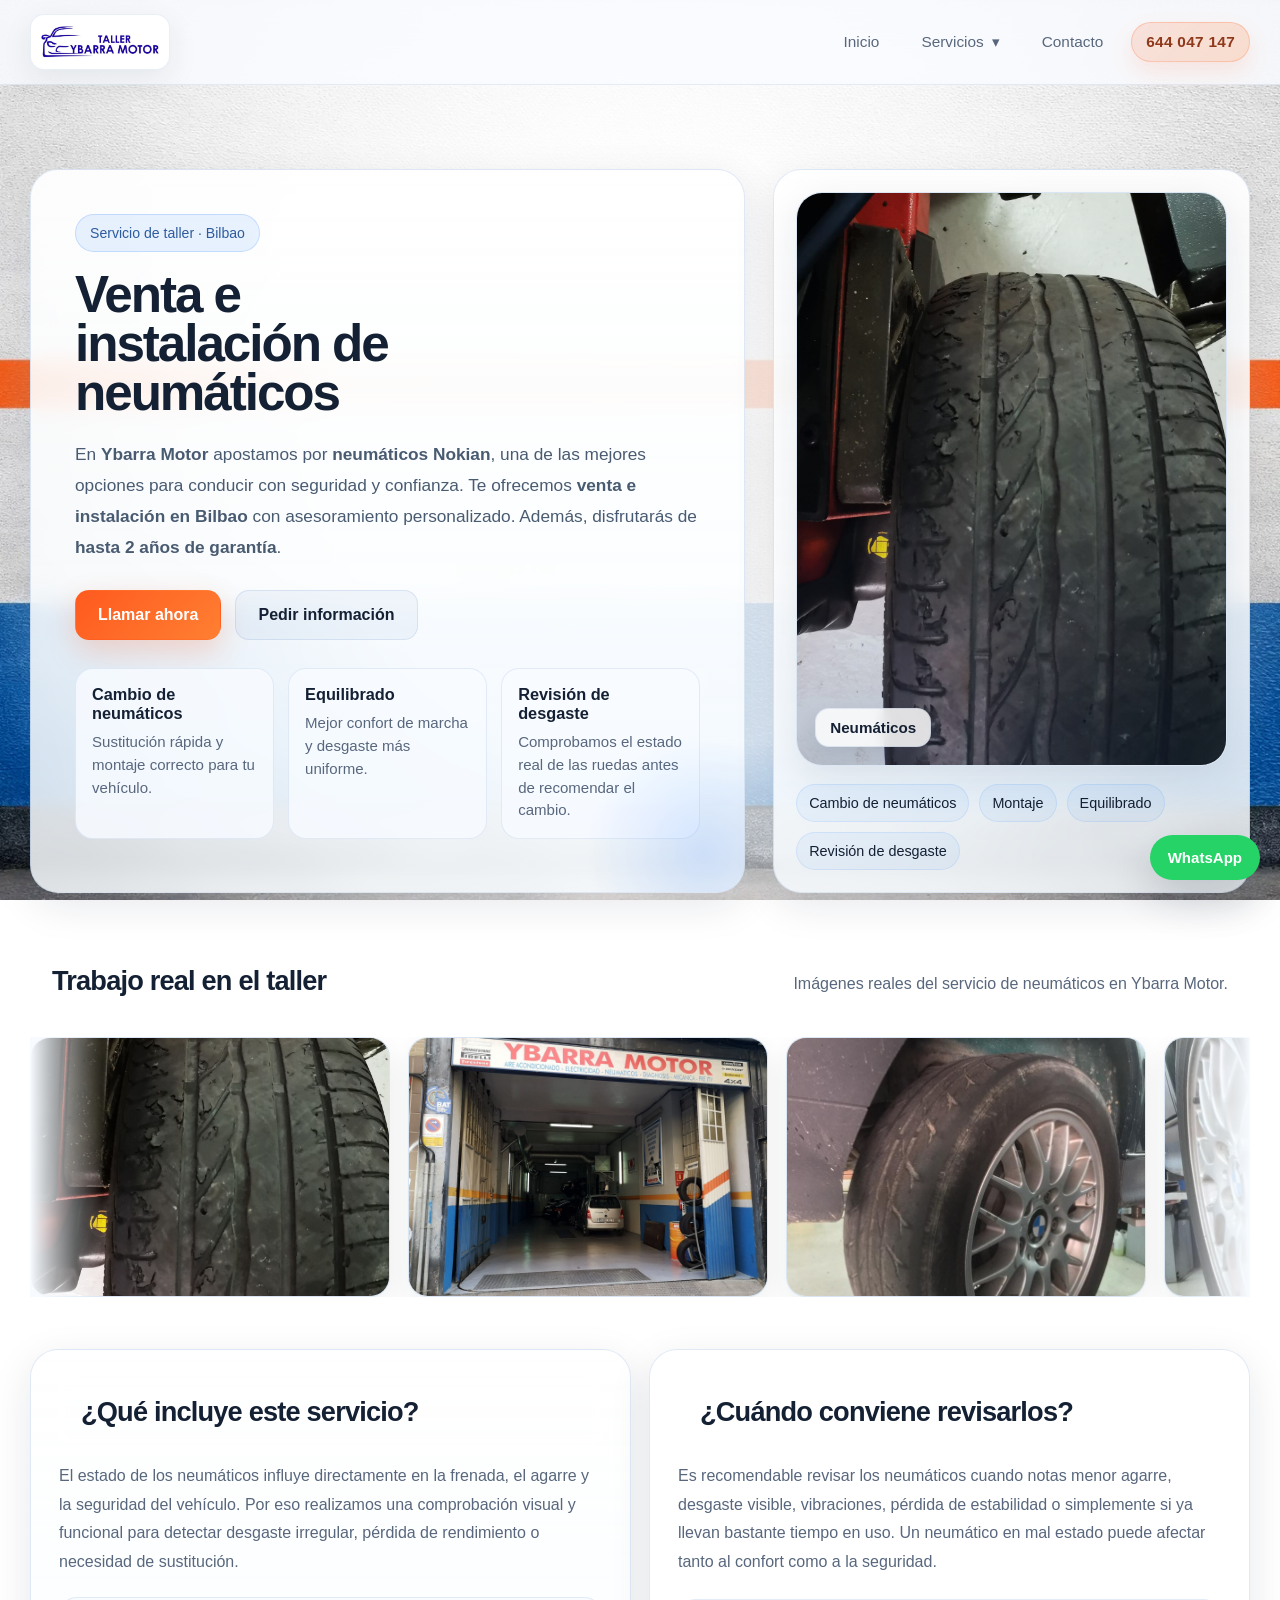
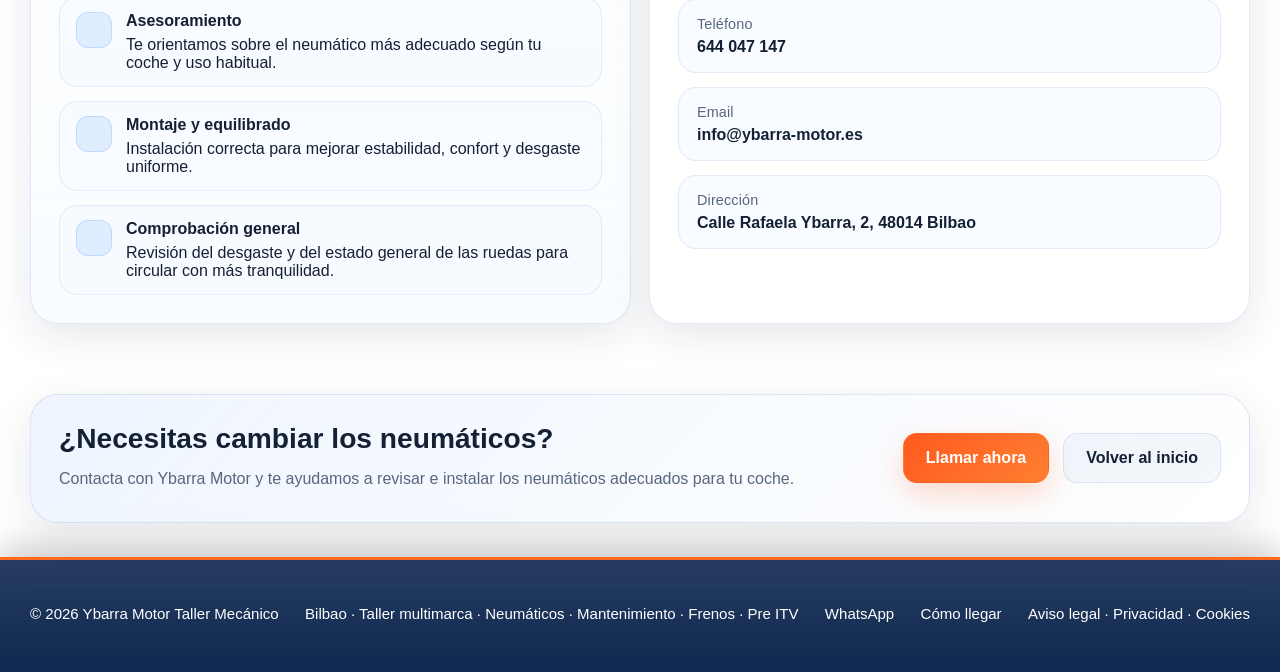
<file: servicios/neumaticos/index.html>
<!doctype html>
<html lang="es">
<head>
  <script src="/assets/js/consent.js?v=1790195983" defer></script>
  <meta charset="UTF-8" />
  <meta name="viewport" content="width=device-width, initial-scale=1.0" />
  <title>Neumáticos Bilbao (Deusto) – Venta y Montaje | Ybarra Motor</title>
  <meta name="description" content="Venta y montaje de neumáticos en Bilbao-Deusto. Equilibrado, revisión de desgaste y hasta 2 años de garantía. Pide cita en Ybarra Motor.">
  <meta name="robots" content="index,follow">
  <link rel="canonical" href="https://ybarra-motor.es/servicios/neumaticos/">
  <link rel="stylesheet" href="/assets/css/styles.css?v=1790193496">
<link rel="icon" href="/assets/favicon/favicon.ico" sizes="any">
<link rel="icon" type="image/png" sizes="32x32" href="/assets/favicon/favicon-32.png">
<link rel="icon" type="image/png" sizes="16x16" href="/assets/favicon/favicon-16.png">
<link rel="apple-touch-icon" href="/assets/favicon/apple-touch-icon.png">
  <meta property="og:type" content="website">
  <meta property="og:title" content="Neumáticos Bilbao (Deusto) – Venta y Montaje | Ybarra Motor">
  <meta property="og:description" content="Venta y montaje de neumáticos en Bilbao-Deusto. Equilibrado y revisión de desgaste, hasta 2 años de garantía.">
  <meta property="og:url" content="https://ybarra-motor.es/servicios/neumaticos/">
  <meta property="og:image" content="https://ybarra-motor.es/assets/img/Venta%20e%20instalaci%C3%B3n%20de%20neum%C3%A1ticos_1.jpg">

  <script type="application/ld+json">
  {
    "@context": "https://schema.org",
    "@type": "Service",
    "serviceType": "Neumáticos",
    "name": "Neumáticos Bilbao (Deusto) – Venta y Montaje | Ybarra Motor",
    "url": "https://ybarra-motor.es/servicios/neumaticos/",
    "description": "Venta y montaje de neumáticos en Bilbao-Deusto. Equilibrado, revisión de desgaste y hasta 2 años de garantía. Pide cita en Ybarra Motor.",
    "areaServed": [
      { "@type": "City", "name": "Bilbao" },
      { "@type": "Place", "name": "Deusto" }
    ],
    "provider": { "@id": "https://ybarra-motor.es/#taller" }
  }
  </script>
  <script type="application/ld+json">
  {
    "@context": "https://schema.org",
    "@type": "BreadcrumbList",
    "itemListElement": [
      { "@type": "ListItem", "position": 1, "name": "Inicio", "item": "https://ybarra-motor.es/" },
      { "@type": "ListItem", "position": 2, "name": "Servicios", "item": "https://ybarra-motor.es/servicios/" },
      { "@type": "ListItem", "position": 3, "name": "Neumáticos", "item": "https://ybarra-motor.es/servicios/neumaticos/" }
    ]
  }
  </script>
</head>
<body>
  <div id="site-header"></div>

  <main>
    <section class="hero service-hero">
      <div class="wrap hero-grid">
        <div class="hero-main reveal">
          <div class="eyebrow">Servicio de taller · Bilbao</div>
          <h1>Venta e instalación de neumáticos</h1>
          <p class="lead">
            En <strong>Ybarra Motor</strong> apostamos por <strong>neumáticos Nokian</strong>, una de las mejores opciones para conducir con seguridad y confianza. Te ofrecemos <strong>venta e instalación en Bilbao</strong> con asesoramiento personalizado. Además, disfrutarás de <strong>hasta 2 años de garantía</strong>.
          </p>

          <div class="hero-actions">
            <a class="btn btn-primary" href="tel:+34644047147">Llamar ahora</a>
            <a class="btn btn-secondary" href="mailto:info@ybarra-motor.es">Pedir información</a>
          </div>

          <div class="hero-points">
            <div class="mini-point">
              <strong>Cambio de neumáticos</strong>
              <span>Sustitución rápida y montaje correcto para tu vehículo.</span>
            </div>
            <div class="mini-point">
              <strong>Equilibrado</strong>
              <span>Mejor confort de marcha y desgaste más uniforme.</span>
            </div>
            <div class="mini-point">
              <strong>Revisión de desgaste</strong>
              <span>Comprobamos el estado real de las ruedas antes de recomendar el cambio.</span>
            </div>
          </div>
        </div>

        <aside class="hero-side reveal">
          <div class="service-hero-photo-card">
            <img src="/assets/img/Venta e instalación de neumáticos_1.jpg" alt="Servicio de venta e instalación de neumáticos en Ybarra Motor Bilbao" fetchpriority="high" width="1200" height="1600">
            <div class="service-hero-photo-overlay"></div>
            <div class="service-hero-badge">Neumáticos</div>
          </div>

          <div class="service-badges">
            <span class="badge">Cambio de neumáticos</span>
            <span class="badge">Montaje</span>
            <span class="badge">Equilibrado</span>
            <span class="badge">Revisión de desgaste</span>
          </div>
        </aside>
      </div>
    </section>

    <section class="service-gallery-section">
  <div class="wrap">
    <div class="section-head reveal">
      <div>
        <h2>Trabajo real en el taller</h2>
      </div>
      <p>
        Imágenes reales del servicio de neumáticos en Ybarra Motor.
      </p>
    </div>

    <div class="service-slider reveal">
      <div class="service-slider-track">
        <img src="/assets/img/Venta e instalación de neumáticos_1.jpg" alt="Servicio de neumáticos en Ybarra Motor Bilbao" loading="lazy" width="1200" height="1600">
        <img src="/assets/img/Neumáticos_1.jpg" alt="Revisión del desgaste de neumáticos en Bilbao" loading="lazy" width="1600" height="1200">
        <img src="/assets/img/Neumáticos_2.jpg" alt="Estado del neumático antes del cambio" loading="lazy" width="720" height="960">
        <img src="/assets/img/Neumáticos_3.jpg" alt="Montaje de neumáticos en taller mecánico" loading="lazy" width="720" height="960">
        <img src="/assets/img/Neumáticos_4.jpg" alt="Cambio de neumáticos en Ybarra Motor" loading="lazy" width="528" height="960">

        <img src="/assets/img/Venta e instalación de neumáticos_1.jpg" alt="" loading="lazy" aria-hidden="true" width="1200" height="1600">
        <img src="/assets/img/Neumáticos_1.jpg" alt="" loading="lazy" aria-hidden="true" width="1600" height="1200">
        <img src="/assets/img/Neumáticos_2.jpg" alt="" loading="lazy" aria-hidden="true" width="720" height="960">
        <img src="/assets/img/Neumáticos_3.jpg" alt="" loading="lazy" aria-hidden="true" width="720" height="960">
        <img src="/assets/img/Neumáticos_4.jpg" alt="" loading="lazy" aria-hidden="true" width="528" height="960">
      </div>
    </div>
  </div>
</section>

    <section>
      <div class="wrap info-grid">
        <article class="about-card reveal">
          <div class="section-head section-head--stack">
            <h2>¿Qué incluye este servicio?</h2>
          </div>
          <p>
            El estado de los neumáticos influye directamente en la frenada, el agarre y la seguridad del vehículo. Por eso realizamos una comprobación visual y funcional para detectar desgaste irregular, pérdida de rendimiento o necesidad de sustitución.
          </p>

          <div class="feature-list">
            <div class="feature-item">
              <div class="feature-icon"></div>
              <div>
                <strong>Asesoramiento</strong>
                <span>Te orientamos sobre el neumático más adecuado según tu coche y uso habitual.</span>
              </div>
            </div>
            <div class="feature-item">
              <div class="feature-icon"></div>
              <div>
                <strong>Montaje y equilibrado</strong>
                <span>Instalación correcta para mejorar estabilidad, confort y desgaste uniforme.</span>
              </div>
            </div>
            <div class="feature-item">
              <div class="feature-icon"></div>
              <div>
                <strong>Comprobación general</strong>
                <span>Revisión del desgaste y del estado general de las ruedas para circular con más tranquilidad.</span>
              </div>
            </div>
          </div>
        </article>

        <article class="contact-card reveal">
          <div class="section-head section-head--stack">
            <h2>¿Cuándo conviene revisarlos?</h2>
          </div>
          <p>
            Es recomendable revisar los neumáticos cuando notas menor agarre, desgaste visible, vibraciones, pérdida de estabilidad o simplemente si ya llevan bastante tiempo en uso. Un neumático en mal estado puede afectar tanto al confort como a la seguridad.
          </p>

          <div class="contact-list">
            <div class="contact-item">
              <span>Teléfono</span>
              <a href="tel:+34644047147"><strong>644 047 147</strong></a>
            </div>
            <div class="contact-item">
              <span>Email</span>
              <a href="mailto:info@ybarra-motor.es"><strong>info@ybarra-motor.es</strong></a>
            </div>
            <div class="contact-item">
              <span>Dirección</span>
              <strong>Calle Rafaela Ybarra, 2, 48014 Bilbao</strong>
            </div>
          </div>
        </article>
      </div>
    </section>

    <section>
      <div class="wrap">
        <div class="cta-card reveal">
          <div>
            <h2 class="cta-title">¿Necesitas cambiar los neumáticos?</h2>
            <p>Contacta con Ybarra Motor y te ayudamos a revisar e instalar los neumáticos adecuados para tu coche.</p>
          </div>
          <div class="hero-actions hero-actions--compact">
            <a class="btn btn-primary" href="tel:+34644047147">Llamar ahora</a>
            <a class="btn btn-secondary" href="/">Volver al inicio</a>
          </div>
        </div>
      </div>
    </section>
  </main>

  <div id="site-footer"></div>

  <script src="/assets/js/main.js?v=1793123217"></script>
</body>
</html>
</file>
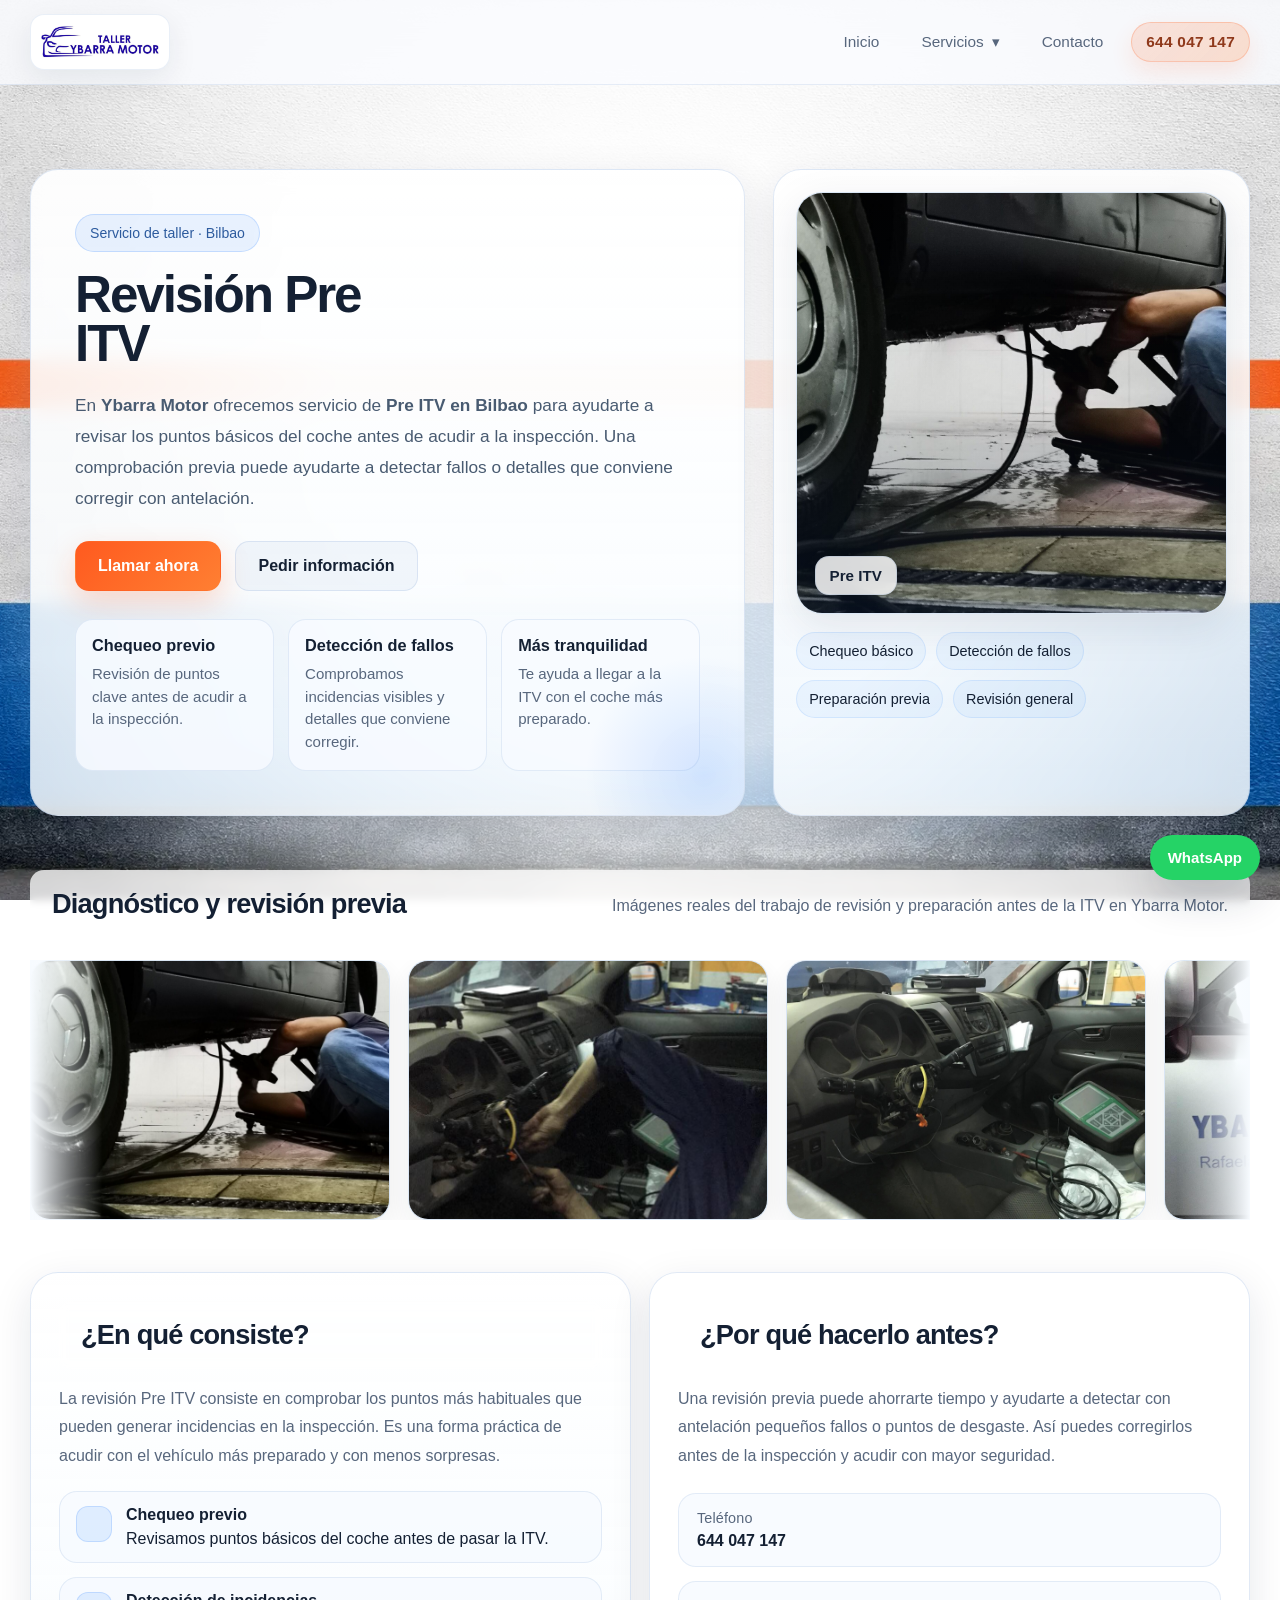
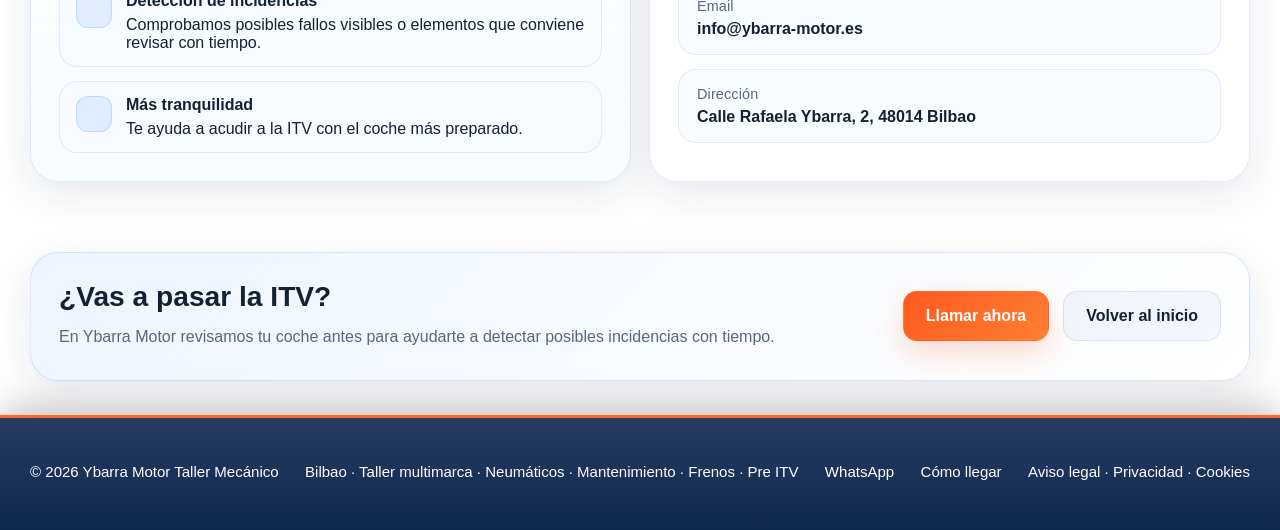
<file: servicios/pre-itv/index.html>
<!doctype html>
<html lang="es">
<head>
  <script src="/assets/js/consent.js?v=1790195983" defer></script>
  <meta charset="UTF-8" />
  <meta name="viewport" content="width=device-width, initial-scale=1.0" />
  <title>Pre ITV en Bilbao (Deusto) | Revisión Previa | Ybarra Motor</title>
  <meta name="description" content="Revisión Pre ITV en Bilbao-Deusto antes de pasar la inspección técnica. Detectamos incidencias a tiempo en Ybarra Motor.">
  <meta name="robots" content="index,follow">
  <link rel="canonical" href="https://ybarra-motor.es/servicios/pre-itv/">
  <link rel="stylesheet" href="/assets/css/styles.css?v=1790193496">
<link rel="icon" href="/assets/favicon/favicon.ico" sizes="any">
<link rel="icon" type="image/png" sizes="32x32" href="/assets/favicon/favicon-32.png">
<link rel="icon" type="image/png" sizes="16x16" href="/assets/favicon/favicon-16.png">
<link rel="apple-touch-icon" href="/assets/favicon/apple-touch-icon.png">
  <meta property="og:type" content="website">
  <meta property="og:title" content="Pre ITV en Bilbao (Deusto) | Revisión Previa | Ybarra Motor">
  <meta property="og:description" content="Revisión Pre ITV en Bilbao-Deusto antes de pasar la inspección técnica. Detectamos incidencias a tiempo.">
  <meta property="og:url" content="https://ybarra-motor.es/servicios/pre-itv/">
  <meta property="og:image" content="https://ybarra-motor.es/assets/img/Pre%20ITV_1.jpg">

  <script type="application/ld+json">
  {
    "@context": "https://schema.org",
    "@type": "Service",
    "serviceType": "Pre ITV",
    "name": "Pre ITV en Bilbao (Deusto) | Revisión Previa | Ybarra Motor",
    "url": "https://ybarra-motor.es/servicios/pre-itv/",
    "description": "Revisión Pre ITV en Bilbao-Deusto antes de pasar la inspección técnica. Detectamos incidencias a tiempo en Ybarra Motor.",
    "areaServed": [
      { "@type": "City", "name": "Bilbao" },
      { "@type": "Place", "name": "Deusto" }
    ],
    "provider": { "@id": "https://ybarra-motor.es/#taller" }
  }
  </script>
  <script type="application/ld+json">
  {
    "@context": "https://schema.org",
    "@type": "BreadcrumbList",
    "itemListElement": [
      { "@type": "ListItem", "position": 1, "name": "Inicio", "item": "https://ybarra-motor.es/" },
      { "@type": "ListItem", "position": 2, "name": "Servicios", "item": "https://ybarra-motor.es/servicios/" },
      { "@type": "ListItem", "position": 3, "name": "Pre ITV", "item": "https://ybarra-motor.es/servicios/pre-itv/" }
    ]
  }
  </script>
</head>
<body>
  <div id="site-header"></div>

  <main>
    <section class="hero service-hero">
      <div class="wrap hero-grid">
        <div class="hero-main reveal">
          <div class="eyebrow">Servicio de taller · Bilbao</div>
          <h1>Revisión Pre ITV</h1>
          <p class="lead">
            En <strong>Ybarra Motor</strong> ofrecemos servicio de <strong>Pre ITV en Bilbao</strong> para ayudarte a revisar los puntos básicos del coche antes de acudir a la inspección. Una comprobación previa puede ayudarte a detectar fallos o detalles que conviene corregir con antelación.
          </p>

          <div class="hero-actions">
            <a class="btn btn-primary" href="tel:+34644047147">Llamar ahora</a>
            <a class="btn btn-secondary" href="mailto:info@ybarra-motor.es">Pedir información</a>
          </div>

          <div class="hero-points">
            <div class="mini-point">
              <strong>Chequeo previo</strong>
              <span>Revisión de puntos clave antes de acudir a la inspección.</span>
            </div>
            <div class="mini-point">
              <strong>Detección de fallos</strong>
              <span>Comprobamos incidencias visibles y detalles que conviene corregir.</span>
            </div>
            <div class="mini-point">
              <strong>Más tranquilidad</strong>
              <span>Te ayuda a llegar a la ITV con el coche más preparado.</span>
            </div>
          </div>
        </div>

        <aside class="hero-side reveal">
          <div class="service-hero-photo-card">
            <img src="/assets/img/Pre ITV_1.jpg" alt="Servicio de revisión Pre ITV en Ybarra Motor Bilbao" fetchpriority="high" width="1600" height="1200">
            <div class="service-hero-photo-overlay"></div>
            <div class="service-hero-badge">Pre ITV</div>
          </div>

          <div class="service-badges">
            <span class="badge">Chequeo básico</span>
            <span class="badge">Detección de fallos</span>
            <span class="badge">Preparación previa</span>
            <span class="badge">Revisión general</span>
          </div>
        </aside>
      </div>
    </section>

    <section class="service-gallery-section">
  <div class="wrap">
    <div class="section-head reveal">
      <div>
        <h2>Diagnóstico y revisión previa</h2>
      </div>
      <p>
        Imágenes reales del trabajo de revisión y preparación antes de la ITV en Ybarra Motor.
      </p>
    </div>

    <div class="service-slider reveal">
      <div class="service-slider-track">
        <img src="/assets/img/Pre ITV_1.jpg" alt="Servicio de revisión Pre ITV en Ybarra Motor Bilbao" loading="lazy" width="1600" height="1200">
        <img src="/assets/img/Pre ITV_2.jpg" alt="Diagnóstico electrónico del vehículo" loading="lazy" width="720" height="1280">
        <img src="/assets/img/Pre ITV_3.jpg" alt="Comprobación previa a la ITV en Bilbao" loading="lazy" width="1600" height="1200">
        <img src="/assets/img/Contacto.jpg" alt="Interior del taller Ybarra Motor" loading="lazy" width="960" height="960">

        <img src="/assets/img/Pre ITV_1.jpg" alt="" loading="lazy" aria-hidden="true" width="1600" height="1200">
        <img src="/assets/img/Pre ITV_2.jpg" alt="" loading="lazy" aria-hidden="true" width="720" height="1280">
        <img src="/assets/img/Pre ITV_3.jpg" alt="" loading="lazy" aria-hidden="true" width="1600" height="1200">
        <img src="/assets/img/Contacto.jpg" alt="" loading="lazy" aria-hidden="true" width="960" height="960">
      </div>
    </div>
  </div>
</section>

    <section>
      <div class="wrap info-grid">
        <article class="about-card reveal">
          <div class="section-head section-head--stack">
            <h2>¿En qué consiste?</h2>
          </div>
          <p>
            La revisión Pre ITV consiste en comprobar los puntos más habituales que pueden generar incidencias en la inspección. Es una forma práctica de acudir con el vehículo más preparado y con menos sorpresas.
          </p>

          <div class="feature-list">
            <div class="feature-item">
              <div class="feature-icon"></div>
              <div>
                <strong>Chequeo previo</strong>
                <span>Revisamos puntos básicos del coche antes de pasar la ITV.</span>
              </div>
            </div>
            <div class="feature-item">
              <div class="feature-icon"></div>
              <div>
                <strong>Detección de incidencias</strong>
                <span>Comprobamos posibles fallos visibles o elementos que conviene revisar con tiempo.</span>
              </div>
            </div>
            <div class="feature-item">
              <div class="feature-icon"></div>
              <div>
                <strong>Más tranquilidad</strong>
                <span>Te ayuda a acudir a la ITV con el coche más preparado.</span>
              </div>
            </div>
          </div>
        </article>

        <article class="contact-card reveal">
          <div class="section-head section-head--stack">
            <h2>¿Por qué hacerlo antes?</h2>
          </div>
          <p>
            Una revisión previa puede ahorrarte tiempo y ayudarte a detectar con antelación pequeños fallos o puntos de desgaste. Así puedes corregirlos antes de la inspección y acudir con mayor seguridad.
          </p>

          <div class="contact-list">
            <div class="contact-item">
              <span>Teléfono</span>
              <a href="tel:+34644047147"><strong>644 047 147</strong></a>
            </div>
            <div class="contact-item">
              <span>Email</span>
              <a href="mailto:info@ybarra-motor.es"><strong>info@ybarra-motor.es</strong></a>
            </div>
            <div class="contact-item">
              <span>Dirección</span>
              <strong>Calle Rafaela Ybarra, 2, 48014 Bilbao</strong>
            </div>
          </div>
        </article>
      </div>
    </section>

    <section>
      <div class="wrap">
        <div class="cta-card reveal">
          <div>
            <h2 class="cta-title">¿Vas a pasar la ITV?</h2>
            <p>En Ybarra Motor revisamos tu coche antes para ayudarte a detectar posibles incidencias con tiempo.</p>
          </div>
          <div class="hero-actions hero-actions--compact">
            <a class="btn btn-primary" href="tel:+34644047147">Llamar ahora</a>
            <a class="btn btn-secondary" href="/">Volver al inicio</a>
          </div>
        </div>
      </div>
    </section>
  </main>

  <div id="site-footer"></div>

  <script src="/assets/js/main.js?v=1793123217"></script>
</body>
</html>
</file>
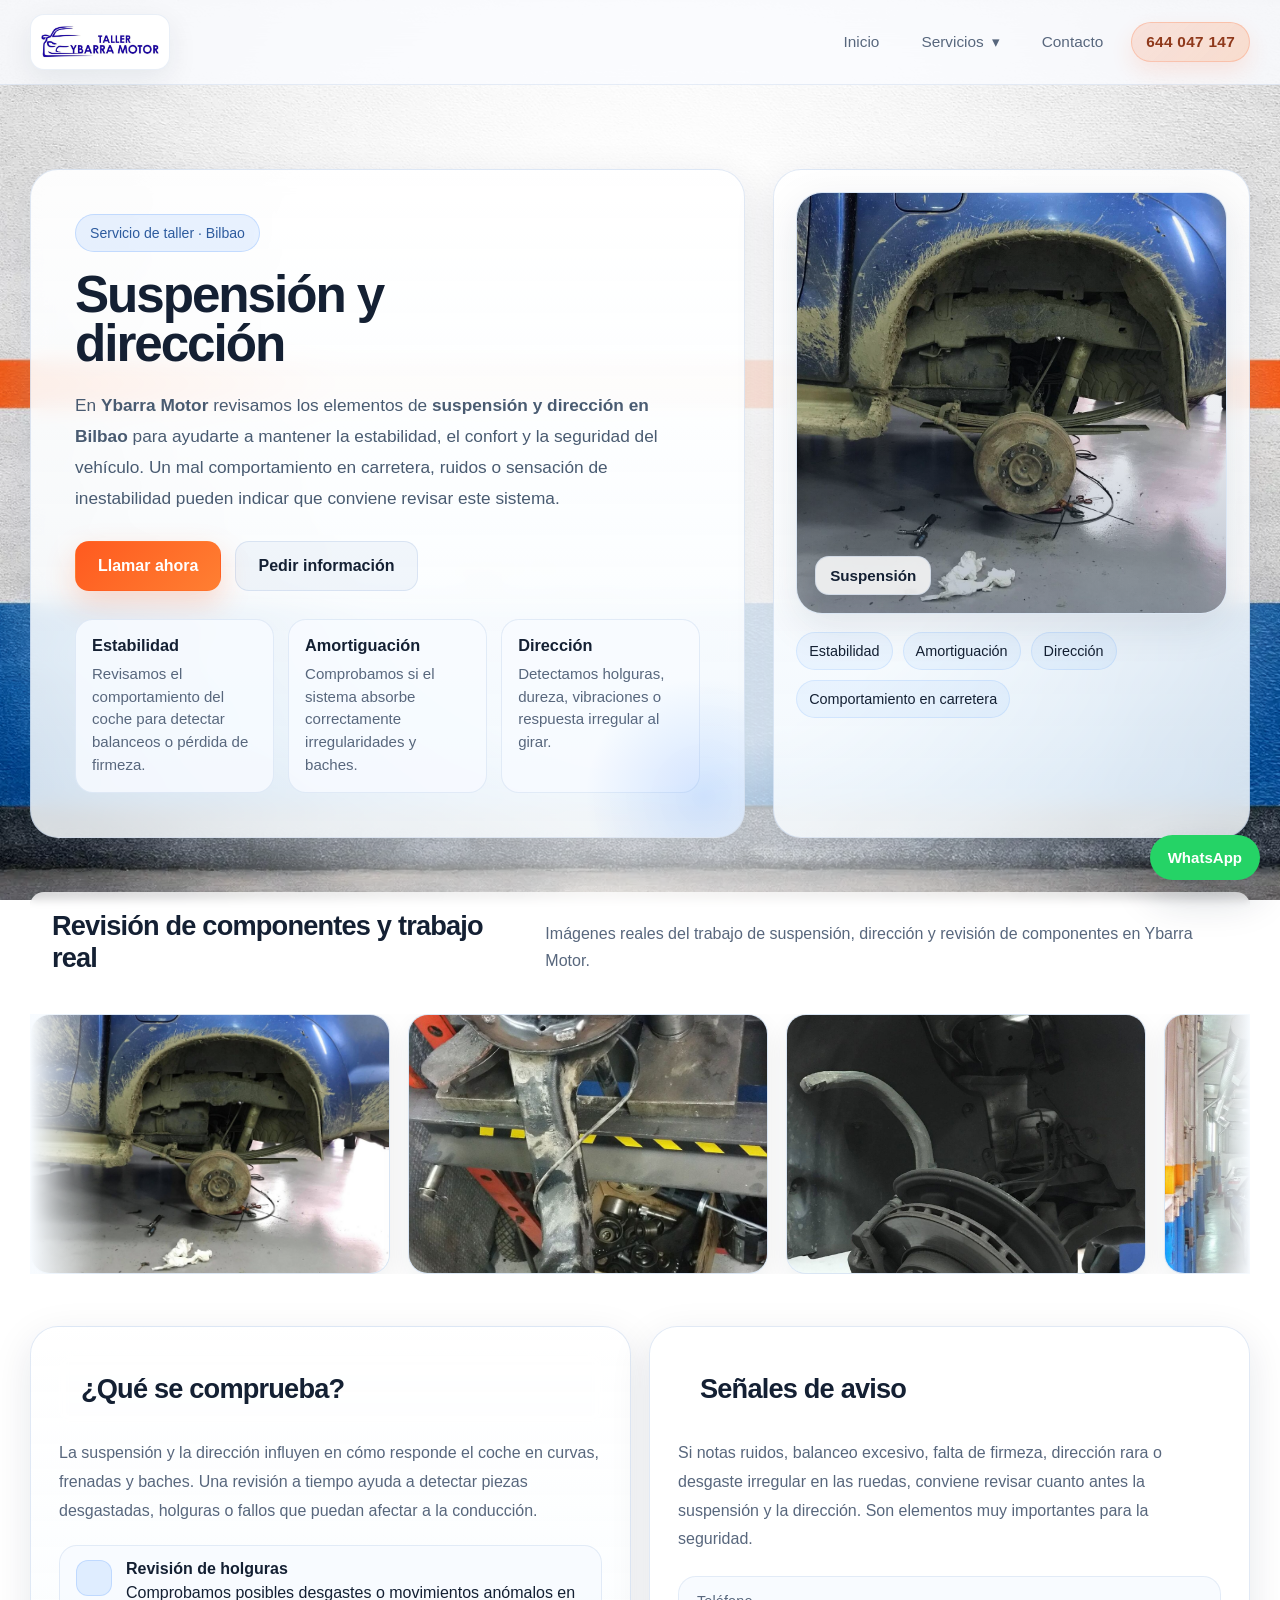
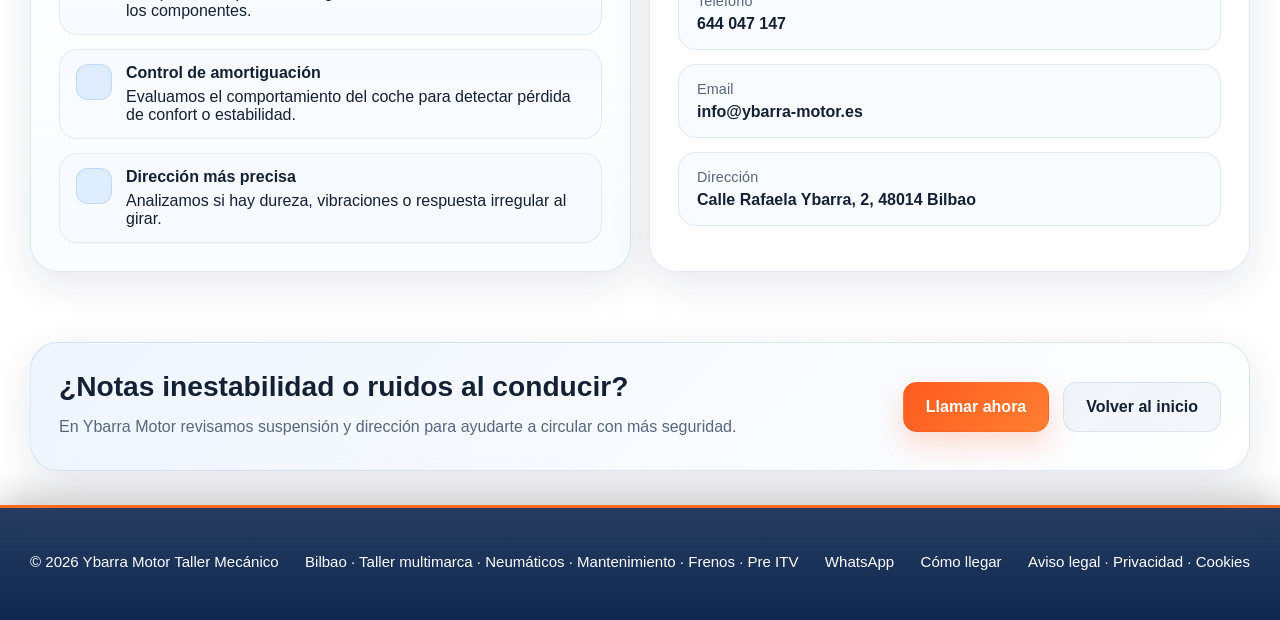
<file: servicios/suspension-y-direccion/index.html>
<!doctype html>
<html lang="es">
<head>
  <script src="/assets/js/consent.js?v=1790195983" defer></script>
  <meta charset="UTF-8" />
  <meta name="viewport" content="width=device-width, initial-scale=1.0" />
  <title>Suspensión y Dirección en Bilbao (Deusto) | Ybarra Motor</title>
  <meta name="description" content="Revisión de suspensión y dirección en Bilbao-Deusto: amortiguadores, holguras y estabilidad. Diagnóstico real en Ybarra Motor.">
  <meta name="robots" content="index,follow">
  <link rel="canonical" href="https://ybarra-motor.es/servicios/suspension-y-direccion/">
  <link rel="stylesheet" href="/assets/css/styles.css?v=1790193496">
<link rel="icon" href="/assets/favicon/favicon.ico" sizes="any">
<link rel="icon" type="image/png" sizes="32x32" href="/assets/favicon/favicon-32.png">
<link rel="icon" type="image/png" sizes="16x16" href="/assets/favicon/favicon-16.png">
<link rel="apple-touch-icon" href="/assets/favicon/apple-touch-icon.png">
  <meta property="og:type" content="website">
  <meta property="og:title" content="Suspensión y Dirección en Bilbao (Deusto) | Ybarra Motor">
  <meta property="og:description" content="Revisión de suspensión y dirección en Bilbao-Deusto: amortiguadores, holguras y estabilidad del vehículo.">
  <meta property="og:url" content="https://ybarra-motor.es/servicios/suspension-y-direccion/">
  <meta property="og:image" content="https://ybarra-motor.es/assets/img/Suspensi%C3%B3n%20y%20Direcci%C3%B3n_1.jpg">

  <script type="application/ld+json">
  {
    "@context": "https://schema.org",
    "@type": "Service",
    "serviceType": "Suspensión y dirección",
    "name": "Suspensión y Dirección en Bilbao (Deusto) | Ybarra Motor",
    "url": "https://ybarra-motor.es/servicios/suspension-y-direccion/",
    "description": "Revisión de suspensión y dirección en Bilbao-Deusto: amortiguadores, holguras y estabilidad. Diagnóstico real en Ybarra Motor.",
    "areaServed": [
      { "@type": "City", "name": "Bilbao" },
      { "@type": "Place", "name": "Deusto" }
    ],
    "provider": { "@id": "https://ybarra-motor.es/#taller" }
  }
  </script>
  <script type="application/ld+json">
  {
    "@context": "https://schema.org",
    "@type": "BreadcrumbList",
    "itemListElement": [
      { "@type": "ListItem", "position": 1, "name": "Inicio", "item": "https://ybarra-motor.es/" },
      { "@type": "ListItem", "position": 2, "name": "Servicios", "item": "https://ybarra-motor.es/servicios/" },
      { "@type": "ListItem", "position": 3, "name": "Suspensión y dirección", "item": "https://ybarra-motor.es/servicios/suspension-y-direccion/" }
    ]
  }
  </script>
</head>
<body>
  <div id="site-header"></div>

  <main>
    <section class="hero service-hero">
      <div class="wrap hero-grid">
        <div class="hero-main reveal">
          <div class="eyebrow">Servicio de taller · Bilbao</div>
          <h1>Suspensión y dirección</h1>
          <p class="lead">
            En <strong>Ybarra Motor</strong> revisamos los elementos de <strong>suspensión y dirección en Bilbao</strong> para ayudarte a mantener la estabilidad, el confort y la seguridad del vehículo. Un mal comportamiento en carretera, ruidos o sensación de inestabilidad pueden indicar que conviene revisar este sistema.
          </p>

          <div class="hero-actions">
            <a class="btn btn-primary" href="tel:+34644047147">Llamar ahora</a>
            <a class="btn btn-secondary" href="mailto:info@ybarra-motor.es">Pedir información</a>
          </div>

          <div class="hero-points">
            <div class="mini-point">
              <strong>Estabilidad</strong>
              <span>Revisamos el comportamiento del coche para detectar balanceos o pérdida de firmeza.</span>
            </div>
            <div class="mini-point">
              <strong>Amortiguación</strong>
              <span>Comprobamos si el sistema absorbe correctamente irregularidades y baches.</span>
            </div>
            <div class="mini-point">
              <strong>Dirección</strong>
              <span>Detectamos holguras, dureza, vibraciones o respuesta irregular al girar.</span>
            </div>
          </div>
        </div>

        <aside class="hero-side reveal">
          <div class="service-hero-photo-card">
            <img src="/assets/img/Suspensión y Dirección_1.jpg" alt="Servicio de suspensión y dirección en Ybarra Motor Bilbao" fetchpriority="high" width="1600" height="1200">
            <div class="service-hero-photo-overlay"></div>
            <div class="service-hero-badge">Suspensión</div>
          </div>

          <div class="service-badges">
            <span class="badge">Estabilidad</span>
            <span class="badge">Amortiguación</span>
            <span class="badge">Dirección</span>
            <span class="badge">Comportamiento en carretera</span>
          </div>
        </aside>
      </div>
    </section>

    <section class="service-gallery-section">
  <div class="wrap">
    <div class="section-head reveal">
      <div>
        <h2>Revisión de componentes y trabajo real</h2>
      </div>
      <p>
        Imágenes reales del trabajo de suspensión, dirección y revisión de componentes en Ybarra Motor.
      </p>
    </div>

    <div class="service-slider reveal">
      <div class="service-slider-track">
        <img src="/assets/img/Suspensión y Dirección_1.jpg" alt="Servicio de suspensión y dirección en Ybarra Motor Bilbao" loading="lazy" width="1600" height="1200">
        <img src="/assets/img/Suspensión y Dirección_2.jpg" alt="Revisión de suspensión en Bilbao" loading="lazy" width="900" height="1600">
        <img src="/assets/img/Frenos y pastillas_2.jpg" alt="Comprobación de componentes mecánicos" loading="lazy" width="1200" height="1600">
        <img src="/assets/img/All_3.jpg" alt="Interior del taller Ybarra Motor" loading="lazy" width="960" height="651">
        <img src="/assets/img/Servicio de mantenimiento general_4.jpg" alt="Trabajo mecánico en taller" loading="lazy" width="1600" height="1200">

        <img src="/assets/img/Suspensión y Dirección_1.jpg" alt="" loading="lazy" aria-hidden="true" width="1600" height="1200">
        <img src="/assets/img/Suspensión y Dirección_2.jpg" alt="" loading="lazy" aria-hidden="true" width="900" height="1600">
        <img src="/assets/img/Frenos y pastillas_2.jpg" alt="" loading="lazy" aria-hidden="true" width="1200" height="1600">
        <img src="/assets/img/All_3.jpg" alt="" loading="lazy" aria-hidden="true" width="960" height="651">
        <img src="/assets/img/Servicio de mantenimiento general_4.jpg" alt="" loading="lazy" aria-hidden="true" width="1600" height="1200">
      </div>
    </div>
  </div>
</section>

    <section>
      <div class="wrap info-grid">
        <article class="about-card reveal">
          <div class="section-head section-head--stack">
            <h2>¿Qué se comprueba?</h2>
          </div>
          <p>
            La suspensión y la dirección influyen en cómo responde el coche en curvas, frenadas y baches. Una revisión a tiempo ayuda a detectar piezas desgastadas, holguras o fallos que puedan afectar a la conducción.
          </p>

          <div class="feature-list">
            <div class="feature-item">
              <div class="feature-icon"></div>
              <div>
                <strong>Revisión de holguras</strong>
                <span>Comprobamos posibles desgastes o movimientos anómalos en los componentes.</span>
              </div>
            </div>
            <div class="feature-item">
              <div class="feature-icon"></div>
              <div>
                <strong>Control de amortiguación</strong>
                <span>Evaluamos el comportamiento del coche para detectar pérdida de confort o estabilidad.</span>
              </div>
            </div>
            <div class="feature-item">
              <div class="feature-icon"></div>
              <div>
                <strong>Dirección más precisa</strong>
                <span>Analizamos si hay dureza, vibraciones o respuesta irregular al girar.</span>
              </div>
            </div>
          </div>
        </article>

        <article class="contact-card reveal">
          <div class="section-head section-head--stack">
            <h2>Señales de aviso</h2>
          </div>
          <p>
            Si notas ruidos, balanceo excesivo, falta de firmeza, dirección rara o desgaste irregular en las ruedas, conviene revisar cuanto antes la suspensión y la dirección. Son elementos muy importantes para la seguridad.
          </p>

          <div class="contact-list">
            <div class="contact-item">
              <span>Teléfono</span>
              <a href="tel:+34644047147"><strong>644 047 147</strong></a>
            </div>
            <div class="contact-item">
              <span>Email</span>
              <a href="mailto:info@ybarra-motor.es"><strong>info@ybarra-motor.es</strong></a>
            </div>
            <div class="contact-item">
              <span>Dirección</span>
              <strong>Calle Rafaela Ybarra, 2, 48014 Bilbao</strong>
            </div>
          </div>
        </article>
      </div>
    </section>

    <section>
      <div class="wrap">
        <div class="cta-card reveal">
          <div>
            <h2 class="cta-title">¿Notas inestabilidad o ruidos al conducir?</h2>
            <p>En Ybarra Motor revisamos suspensión y dirección para ayudarte a circular con más seguridad.</p>
          </div>
          <div class="hero-actions hero-actions--compact">
            <a class="btn btn-primary" href="tel:+34644047147">Llamar ahora</a>
            <a class="btn btn-secondary" href="/">Volver al inicio</a>
          </div>
        </div>
      </div>
    </section>
  </main>

  <div id="site-footer"></div>

  <script src="/assets/js/main.js?v=1793123217"></script>
</body>
</html>
</file>
<file: assets/css/styles.css>
:root {
  --bg: #f7fbff;
  --bg-soft: #eef5fc;
  --panel: rgba(255,255,255,0.82);
  --panel-2: rgba(255,255,255,0.68);
  --line: rgba(44, 102, 180, 0.14);
  --line-soft: rgba(44, 102, 180, 0.08);
  --text: #142033;
  --muted: #58677d;
  --accent: #ff5a1f;
  --accent-2: #ff7f32;
  --accent-blue: #2f80ff;
  --accent-blue-2: #6bb6ff;
  --accent-blue-soft: rgba(47,128,255,0.10);
  --success: #1f9d63;
  --shadow: 0 12px 40px rgba(16,32,56,0.10);
  --shadow-soft: 0 10px 30px rgba(16,32,56,0.08);
  --radius-xl: 28px;
  --radius-lg: 20px;
  --radius-md: 14px;
  --max: 1220px;
  --header-offset: 96px;
}

* {
  box-sizing: border-box;
}

html {
  scroll-behavior: smooth;
}

body {
  margin: 0;
  font-family: Inter, Arial, Helvetica, sans-serif;
  color: var(--text);
  background:
    radial-gradient(circle at top right, rgba(67,124,201,0.10), transparent 28%),
    radial-gradient(circle at left center, rgba(89,146,224,0.08), transparent 22%),
    linear-gradient(180deg, #fbfdff 0%, #f4f8fd 52%, #eef4fb 100%);
  overflow-x: hidden;
  padding-top: var(--header-offset);
}

#site-header {
  position: fixed;
  top: 0;
  left: 0;
  right: 0;
  z-index: 60;
}

body::before {
  content: "";
  position: fixed;
  inset: 0;
  background-image:
    linear-gradient(rgba(58,116,194,0.05) 1px, transparent 1px),
    linear-gradient(90deg, rgba(58,116,194,0.05) 1px, transparent 1px);
  background-size: 32px 32px;
  mask-image: radial-gradient(circle at center, black 40%, transparent 88%);
  pointer-events: none;
  z-index: 0;
}

a {
  color: inherit;
  text-decoration: none;
}

img,
video {
  display: block;
  max-width: 100%;
}

.wrap {
  width: min(calc(100% - 32px), var(--max));
  margin: 0 auto;
  position: relative;
  z-index: 1;
}

.topbar {
  position: relative;
  top: 0;
  z-index: 50;
  backdrop-filter: blur(16px);
  background: rgba(250,252,255,0.82);
  border-bottom: 1px solid rgba(44,102,180,0.10);
  transition: background 0.3s ease, border-color 0.3s ease, box-shadow 0.3s ease, transform 0.3s ease;
}

.topbar.is-scrolled {
  background: rgba(248,251,255,0.94);
  border-bottom-color: rgba(44,102,180,0.14);
  box-shadow: 0 18px 36px rgba(16,32,56,0.10);
}

.topbar-inner {
  display: flex;
  align-items: center;
  justify-content: space-between;
  gap: 20px;
  padding: 14px 0;
  transition: padding 0.3s ease;
}

.topbar.is-scrolled .topbar-inner {
  padding: 10px 0;
}

.brand {
  display: flex;
  align-items: center;
  gap: 14px;
  min-width: 0;
}

.brand-logo {
  width: 140px;
  height: 56px;
  border-radius: 14px;
  overflow: hidden;
  background: #fff;
  box-shadow: var(--shadow-soft);
  border: 1px solid rgba(44,102,180,0.10);
  flex-shrink: 0;
  padding: 6px 10px;
}

.brand-logo img {
  width: 100%;
  height: 100%;
  object-fit: contain;
}

.nav {
  display: flex;
  align-items: center;
  gap: 14px;
  flex-wrap: nowrap;
  justify-content: flex-end;
}

.nav > a,
.dropdown-toggle {
  color: var(--muted);
  font-size: 0.96rem;
  padding: 10px 14px;
  border-radius: 999px;
  transition: 0.25s ease;
  white-space: nowrap;
}

.nav > a:hover,
.dropdown-toggle:hover,
.nav a:hover {
  color: var(--text);
  background: rgba(44,102,180,0.06);
}

.nav-phone {
  display: inline-flex;
  align-items: center;
  justify-content: center;
  padding: 11px 16px;
  border-radius: 999px;
  background: linear-gradient(135deg, rgba(255,90,31,0.14), rgba(255,127,50,0.22));
  border: 1px solid rgba(255,90,31,0.22);
  color: #8f391b !important;
  font-weight: 800;
  letter-spacing: 0.02em;
  box-shadow: 0 10px 22px rgba(255,90,31,0.12);
}

.nav-phone:hover {
  background: linear-gradient(135deg, rgba(255,90,31,0.18), rgba(255,127,50,0.28));
  color: #6f280f !important;
}

.dropdown {
  position: relative;
}

.dropdown-toggle {
  display: inline-flex;
  align-items: center;
  gap: 8px;
  background: transparent;
  border: 0;
  cursor: pointer;
  font-family: inherit;
}

.dropdown-menu {
  position: absolute;
  top: calc(100% + 10px);
  left: 0;
  min-width: 280px;
  padding: 10px;
  border-radius: 18px;
  background: rgba(255,255,255,0.96);
  border: 1px solid rgba(44,102,180,0.12);
  box-shadow: 0 18px 45px rgba(16,32,56,0.14);
  display: none;
  flex-direction: column;
  z-index: 100;
}

.dropdown-menu a {
  display: block;
  padding: 12px 14px;
  border-radius: 12px;
  color: var(--text);
  white-space: nowrap;
}

.dropdown-menu a:hover {
  background: rgba(44,102,180,0.06);
}

.dropdown.open .dropdown-menu {
  display: flex;
}

.btn {
  display: inline-flex;
  align-items: center;
  justify-content: center;
  gap: 10px;
  padding: 15px 22px;
  border-radius: 14px;
  font-weight: 700;
  transition: transform 0.2s ease, box-shadow 0.2s ease, background 0.2s ease;
  border: 1px solid transparent;
  cursor: pointer;
}

.btn:hover {
  transform: translateY(-2px);
}

.btn-primary {
  background: linear-gradient(135deg, var(--accent), var(--accent-2));
  color: white !important;
  box-shadow: 0 12px 30px rgba(255,90,31,0.22);
}

.btn-secondary {
  background: rgba(44,102,180,0.05);
  border-color: rgba(44,102,180,0.12);
  color: var(--text);
}

.btn-block {
  display: block;
  width: 100%;
  text-align: center;
}

section {
  padding: 18px 0 34px;
}

.hero {
  padding: 72px 0 44px;
}

.hero-grid {
  display: grid;
  grid-template-columns: 1.2fr 0.8fr;
  gap: 28px;
  align-items: stretch;
}

.hero-main,
.hero-side,
.contact-card,
.about-card,
.service-card,
.cta-card {
  background: linear-gradient(180deg, rgba(255,255,255,0.92), rgba(248,252,255,0.84));
  border: 1px solid var(--line);
  box-shadow: var(--shadow);
  border-radius: var(--radius-xl);
  backdrop-filter: blur(10px);
}

.hero-main {
  padding: 44px;
  position: relative;
  overflow: hidden;
}

.hero-main::after {
  content: "";
  position: absolute;
  right: -80px;
  bottom: -80px;
  width: 240px;
  height: 240px;
  border-radius: 50%;
  background: radial-gradient(circle, rgba(47,128,255,0.18), transparent 70%);
  pointer-events: none;
}

.eyebrow {
  display: inline-flex;
  align-items: center;
  gap: 10px;
  padding: 10px 14px;
  border-radius: 999px;
  font-size: 0.88rem;
  color: #2d5b9e;
  background: rgba(47,128,255,0.10);
  border: 1px solid rgba(47,128,255,0.20);
  margin-bottom: 18px;
}

h1 {
  margin: 0;
  font-size: clamp(2.5rem, 4vw, 4.6rem);
  line-height: 0.96;
  letter-spacing: -0.04em;
  max-width: 12ch;
  display: grid;
  gap: 10px;
}

.hero-title-line {
  display: block;
}

.hero-title-line--accent {
  font-size: clamp(2rem, 3vw, 3.35rem);
  line-height: 1.02;
  color: #244974;
}

.hero-scramble {
  display: inline-block;
  color: var(--accent);
  text-shadow: 0 0 24px rgba(255,90,31,0.16);
  white-space: nowrap;
}

.hero-scramble.is-animating {
  color: #2f80ff;
}

.hero p.lead {
  margin: 22px 0 0;
  max-width: 680px;
  color: #495b71;
  font-size: 1.08rem;
  line-height: 1.78;
}

.hero-actions {
  display: flex;
  flex-wrap: wrap;
  gap: 14px;
  margin-top: 28px;
}

.hero-actions--compact {
  margin-top: 0;
  min-width: max-content;
}

.hero-points {
  display: grid;
  grid-template-columns: repeat(3, minmax(0,1fr));
  gap: 14px;
  margin-top: 28px;
}

.mini-point,
.feature-item,
.contact-item,
.hero-quick-item,
.review-card,
.reviews-score,
.open-status--inline {
  background: rgba(247,251,255,0.86);
  border: 1px solid rgba(44,102,180,0.10);
}

.mini-point {
  padding: 16px;
  border-radius: 18px;
}

.mini-point strong {
  display: block;
  font-size: 1.02rem;
  margin-bottom: 8px;
}

.mini-point span {
  color: var(--muted);
  font-size: 0.94rem;
  line-height: 1.5;
}

.hero-side {
  padding: 22px;
  display: flex;
  flex-direction: column;
  gap: 18px;
  min-height: 100%;
}

.hero-photo-card {
  position: relative;
  overflow: hidden;
  border-radius: 24px;
  background: #f6fbff;
  border: 1px solid rgba(44,102,180,0.10);
  box-shadow: var(--shadow-soft);
}

.hero-photo-card img {
  display: block;
  width: 100%;
  height: 100%;
  min-height: 360px;
  object-fit: cover;
}

.hero-photo-badge {
  position: absolute;
  right: 16px;
  bottom: 16px;
  width: 96px;
  height: 96px;
  border-radius: 20px;
  background: rgba(255,255,255,0.88);
  padding: 10px;
  backdrop-filter: blur(8px);
  border: 1px solid rgba(44,102,180,0.10);
  box-shadow: 0 10px 24px rgba(16,32,56,0.10);
}

.hero-photo-badge img {
  width: 100%;
  height: 100%;
  object-fit: contain;
  min-height: auto;
}

.hero-media-card {
  position: relative;
  overflow: hidden;
  border-radius: 24px;
  min-height: 520px;
  background: #eaf3fd;
  border: 1px solid rgba(44,102,180,0.10);
  box-shadow: var(--shadow);
}

.hero-media-fallback,
.hero-media-video {
  position: absolute;
  inset: 0;
  width: 100%;
  height: 100%;
  object-fit: cover;
  object-position: center;
}

.hero-media-fallback {
  width: 100%;
  height: 100%;
  object-fit: cover;
  display: block;
}

.hero-media-video {
  opacity: 0;
  transition: opacity 0.45s ease;
  z-index: 2;
}

.hero-media-card.is-video-ready .hero-media-video {
  opacity: 1;
}

.hero-media-card.is-video-ready .hero-media-fallback {
  opacity: 0;
}

.hero-media-overlay {
  position: absolute;
  inset: 0;
  z-index: 3;
  background: linear-gradient(to top, rgba(20,40,74,0.30) 0%, rgba(20,40,74,0.08) 42%, rgba(20,40,74,0.02) 100%);
  pointer-events: none;
}

.hero-media-text {
  position: absolute;
  left: 16px;
  right: 16px;
  bottom: 16px;
  z-index: 4;
  padding: 11px 14px;
  border-radius: 14px;
  background: rgba(255,255,255,0.78);
  border: 1px solid rgba(44,102,180,0.10);
  backdrop-filter: blur(8px);
  font-size: 0.9rem;
  color: var(--text);
}

.hero-quick {
  margin-top: 18px;
  display: grid;
  gap: 10px;
}

.hero-quick-item {
  padding: 13px 14px;
  border-radius: 16px;
  font-size: 0.9rem;
}

.hero-quick-item strong {
  display: block;
  font-size: 0.96rem;
  line-height: 1.35;
}

.hero-quick-item span {
  display: block;
  margin-top: 4px;
  font-size: 0.86rem;
  line-height: 1.5;
  color: var(--muted);
}

.service-badges {
  display: flex;
  flex-wrap: wrap;
  gap: 10px;
}

.badge {
  padding: 10px 12px;
  border-radius: 999px;
  background: rgba(47,128,255,0.06);
  border: 1px solid rgba(47,128,255,0.12);
  color: var(--text);
  font-size: 0.9rem;
}

.section-head {
  display: flex;
  align-items: end;
  justify-content: space-between;
  gap: 20px;
  margin-bottom: 22px;
  background: rgba(255, 255, 255, 0.75);
  backdrop-filter: blur(4px);
  padding: 18px 22px;
  border-radius: 14px;
}

.section-head--stack {
  display: block;
  margin-bottom: 16px;
}

.section-head h2 {
  margin: 0;
  font-size: clamp(1.7rem, 2vw, 2.4rem);
  letter-spacing: -0.03em;
}

.section-head p {
  margin: 0;
  color: var(--muted);
  max-width: 720px;
  line-height: 1.7;
}

.services-grid {
  display: grid;
  grid-template-columns: repeat(3, minmax(0, 1fr));
  gap: 26px;
  align-items: stretch;
}

.service-card {
  position: relative;
  display: block;
  text-decoration: none;
  color: inherit;
  background: #0f213c;
  border: 1px solid rgba(255,255,255,0.14);
  border-radius: 26px;
  overflow: hidden;
  min-height: 420px;
  isolation: isolate;
  box-shadow: 0 18px 42px rgba(16,32,56,0.18);
  transition: transform 0.35s ease, box-shadow 0.35s ease, border-color 0.35s ease, filter 0.35s ease;
}

.service-card::before {
  content: "";
  position: absolute;
  inset: 0;
  pointer-events: none;
  border-radius: 26px;
  background:
    radial-gradient(circle at top right, rgba(184,225,255,0.24), transparent 34%),
    linear-gradient(180deg, rgba(7,18,37,0.08) 0%, rgba(8,21,42,0.42) 44%, rgba(5,13,26,0.82) 100%);
  opacity: 1;
  z-index: 1;
  transition: opacity 0.35s ease, background 0.35s ease;
}

.service-card::after {
  content: "";
  position: absolute;
  inset: 1px;
  border-radius: 25px;
  pointer-events: none;
  border: 1px solid rgba(255,255,255,0.08);
  opacity: 0.7;
  z-index: 4;
}

.service-card:hover,
.service-card:focus-visible {
  transform: translateY(-10px) scale(1.025);
  border-color: rgba(173,220,255,0.34);
  box-shadow: 0 28px 56px rgba(16,32,56,0.26);
  filter: saturate(1.04);
}

.service-card:hover::before,
.service-card:focus-visible::before {
  background:
    radial-gradient(circle at top right, rgba(208,236,255,0.34), transparent 34%),
    linear-gradient(180deg, rgba(7,18,37,0.04) 0%, rgba(8,21,42,0.34) 38%, rgba(5,13,26,0.88) 100%);
}

.service-card-media {
  position: absolute;
  inset: 0;
  overflow: hidden;
  background: #eaf3fd;
  z-index: 0;
}

.service-card-media img {
  width: 100%;
  height: 100%;
  object-fit: cover;
  object-position: center center;
  transform: scale(1.02);
  transition: transform 0.8s ease, filter 0.35s ease;
  filter: saturate(0.9) contrast(1.02) brightness(0.74);
}

.service-card:hover .service-card-media img,
.service-card:focus-visible .service-card-media img {
  transform: scale(1.08);
  filter: saturate(1.02) contrast(1.05) brightness(0.8);
}

.service-card-overlay {
  position: absolute;
  inset: 0;
  background:
    linear-gradient(180deg, rgba(7,16,31,0.08) 0%, rgba(7,16,31,0.18) 24%, rgba(7,16,31,0.58) 100%),
    linear-gradient(90deg, rgba(13,34,66,0.18) 0%, rgba(13,34,66,0.02) 48%, rgba(13,34,66,0.16) 100%);
  pointer-events: none;
}

.service-number {
  position: absolute;
  left: 18px;
  bottom: 18px;
  z-index: 2;
  width: 54px;
  height: 54px;
  display: inline-flex;
  align-items: center;
  justify-content: center;
  border-radius: 16px;
  background: rgba(255,255,255,0.86);
  backdrop-filter: blur(8px);
  border: 1px solid rgba(44,102,180,0.12);
  color: var(--text);
  font-weight: 800;
  font-size: 1rem;
  letter-spacing: 0.04em;
  box-shadow: 0 8px 18px rgba(16,32,56,0.10);
  transition: transform 0.35s ease, background 0.35s ease, border-color 0.35s ease;
}

.service-card:hover .service-number {
  transform: translateY(-2px);
  background: rgba(233,244,255,0.96);
  border-color: rgba(47,128,255,0.26);
}

.service-card-body {
  position: absolute;
  inset: 18px 18px 18px;
  display: flex;
  flex-direction: column;
  align-items: center;
  justify-content: center;
  gap: 16px;
  padding: 22px 20px 78px;
  text-align: center;
  z-index: 3;
}

.service-card-body h3 {
  margin: 0;
  font-size: 1.5rem;
  line-height: 1.1;
  letter-spacing: -0.02em;
  color: #f6fbff;
  max-width: 13ch;
  text-wrap: balance;
  text-align: center;
}

.service-card-body p {
  margin: 0;
  color: rgba(238,246,255,0.88);
  line-height: 1.58;
  font-size: 0.98rem;
  max-width: 28ch;
  text-align: center;
}

.service-card-body > :not(.service-card-cta) {
  width: min(100%, 280px);
  padding: 0;
}

.service-card-body > :not(.service-card-cta):first-child {
  padding-top: 0;
}

.service-card-body > h3,
.service-card-body > p {
  position: relative;
  padding: 14px 16px;
  border-radius: 20px;
  background: linear-gradient(180deg, rgba(255,255,255,0.2), rgba(255,255,255,0.1));
  border: 1px solid rgba(255,255,255,0.18);
  backdrop-filter: blur(16px) saturate(150%);
  box-shadow:
    inset 0 1px 0 rgba(255,255,255,0.22),
    0 14px 24px rgba(4,10,24,0.18);
}

.service-card-cta {
  position: absolute;
  left: 50%;
  bottom: 18px;
  transform: translateX(-50%);
  display: inline-flex;
  align-items: center;
  justify-content: center;
  min-width: 164px;
  padding: 12px 22px;
  border-radius: 999px;
  background: linear-gradient(180deg, rgba(255,255,255,0.28) 0%, rgba(185,220,249,0.18) 100%);
  border: 1px solid rgba(255,255,255,0.38);
  font-size: 0.92rem;
  font-weight: 700;
  letter-spacing: 0.03em;
  color: #eef7ff;
  opacity: 1;
  backdrop-filter: blur(14px) saturate(150%);
  box-shadow:
    0 16px 30px rgba(4,12,28,0.28),
    0 5px 0 rgba(101,145,187,0.75),
    inset 0 1px 0 rgba(255,255,255,0.42);
  transition: transform 0.3s ease, box-shadow 0.3s ease, filter 0.3s ease, background 0.3s ease;
}

.service-card-cta::before {
  content: "";
  position: absolute;
  inset: 2px;
  border-radius: inherit;
  background: linear-gradient(180deg, rgba(255,255,255,0.26), rgba(220,236,251,0.08));
  opacity: 1;
  z-index: -1;
}

.service-card:hover .service-card-cta,
.service-card:focus-visible .service-card-cta {
  transform: translateX(-50%) translateY(-2px);
  box-shadow:
    0 22px 34px rgba(4,12,28,0.34),
    0 8px 0 rgba(98,142,185,0.82),
    inset 0 1px 0 rgba(255,255,255,0.46);
}

.service-card:hover .service-card-cta {
  filter: brightness(1.05);
  background: linear-gradient(180deg, rgba(255,255,255,0.34) 0%, rgba(185,220,249,0.24) 100%);
}

.info-grid {
  display: grid;
  grid-template-columns: 1fr 1fr;
  gap: 18px;
}

.about-card,
.contact-card,
.cta-card {
  padding: 28px;
}

.about-card p,
.contact-card p,
.cta-card p {
  color: var(--muted);
  line-height: 1.8;
  margin: 0;
}

.feature-list {
  display: grid;
  gap: 14px;
  margin-top: 20px;
}

.feature-item {
  display: flex;
  gap: 14px;
  align-items: start;
  padding: 14px 16px;
  border-radius: 18px;
}

.feature-icon {
  width: 36px;
  height: 36px;
  border-radius: 12px;
  background: rgba(47,128,255,0.12);
  border: 1px solid rgba(47,128,255,0.18);
  flex-shrink: 0;
}

.feature-item strong {
  display: block;
  margin-bottom: 6px;
  font-size: 1rem;
}

.contact-list {
  display: grid;
  gap: 14px;
  margin-top: 22px;
}

.contact-item {
  padding: 16px 18px;
  border-radius: 18px;
}

.contact-item span {
  display: block;
  color: var(--muted);
  font-size: 0.9rem;
  margin-bottom: 6px;
  letter-spacing: 0.01em;
}

.contact-item strong,
.contact-item a {
  font-size: 1rem;
  word-break: break-word;
}

.contact-schedule {
  margin-top: 22px;
  padding-top: 18px;
  border-top: 1px solid rgba(44,102,180,0.10);
}

.schedule-summary {
  margin-top: 14px;
  padding: 16px 18px;
  border-radius: 18px;
  background: rgba(247,251,255,0.86);
  border: 1px solid rgba(44,102,180,0.10);
}

.schedule-summary strong {
  display: block;
  margin-bottom: 10px;
  font-size: 1rem;
}

.schedule-summary p {
  margin: 0;
  color: var(--text);
  line-height: 1.65;
}

.open-status {
  padding: 22px;
  border-radius: 22px;
  border: 1px solid rgba(44,102,180,0.10);
  background: rgba(247,251,255,0.86);
}

.open-status strong {
  display: block;
  font-size: 1.4rem;
  margin-bottom: 8px;
}

.open-status span {
  color: var(--muted);
  font-size: 1rem;
}

.open-status--inline {
  margin-bottom: 14px;
  padding: 12px 14px;
  border-radius: 14px;
}

.open-status--inline strong {
  display: block;
  font-size: 0.98rem;
  line-height: 1.35;
}

.open-status--inline span {
  display: block;
  margin-top: 4px;
  color: var(--muted);
  font-size: 0.9rem;
}

.open-status-label {
  display: block;
  color: var(--muted);
  font-size: 0.82rem;
  letter-spacing: 0.02em;
  text-transform: uppercase;
}

.open-status-time {
  display: block;
  margin-top: 4px;
  color: var(--text);
  font-size: 0.98rem;
  font-weight: 700;
  line-height: 1.45;
}

.open-status--open {
  background: rgba(31,157,99,0.10);
  border-color: rgba(31,157,99,0.20);
}

.open-status--closed {
  background: rgba(47,128,255,0.08);
  border-color: rgba(47,128,255,0.20);
}

.contact-schedule-list,
.schedule-grid {
  display: grid;
  gap: 8px;
}

.contact-schedule-row,
.schedule-row {
  display: flex;
  justify-content: space-between;
  align-items: center;
  gap: 16px;
  padding: 10px 0;
  border-bottom: 1px dashed rgba(44,102,180,0.08);
  font-size: 0.96rem;
}

.contact-schedule-row:last-child,
.schedule-row:last-child {
  border-bottom: 0;
}

.contact-schedule-row span:first-child,
.schedule-day {
  color: var(--muted);
  min-width: 86px;
  font-weight: 700;
}

.contact-schedule-row span:last-child,
.schedule-time {
  text-align: right;
  color: var(--text);
}

.contact-schedule-closed,
.schedule-time--closed {
  color: #6b7f97;
  font-weight: 700;
}

.contact-schedule-note {
  margin-top: 14px !important;
  font-size: 0.92rem;
  line-height: 1.6;
  color: var(--muted) !important;
}

.about-photo {
  margin-top: 1.25rem;
  border-radius: 20px;
  overflow: hidden;
  border: 1px solid rgba(44,102,180,0.10);
}

.about-photo img {
  width: 100%;
  height: 280px;
  object-fit: cover;
}

.map-card {
  display: grid;
  gap: 18px;
  overflow: hidden;
}

.map-split {
  display: grid;
  grid-template-columns: repeat(2, minmax(0, 1fr));
  gap: 18px;
}

.map-embed {
  overflow: hidden;
  border-radius: 22px;
  border: 1px solid rgba(44,102,180,0.10);
  min-height: 420px;
  background: #eef5fc;
}

.map-embed iframe {
  display: block;
  width: 100%;
  height: 420px;
  border: 0;
}

.cta-card {
  margin-top: 18px;
  display: flex;
  align-items: center;
  justify-content: space-between;
  gap: 20px;
  background: linear-gradient(135deg, rgba(47,128,255,0.08), rgba(255,255,255,0.90));
}

.cta-title {
  margin: 0 0 10px;
  font-size: clamp(1.5rem, 2.2vw, 2.2rem);
}

.footer {
  padding: 26px 0 50px;
  color: var(--muted);
  font-size: 0.94rem;
}

.footer-inner {
  display: flex;
  flex-wrap: wrap;
  justify-content: space-between;
  gap: 12px;
  padding-top: 18px;
  border-top: 1px solid rgba(44,102,180,0.10);
}

.whatsapp-float {
  position: fixed;
  right: 20px;
  bottom: 20px;
  z-index: 120;
  display: inline-flex;
  align-items: center;
  justify-content: center;
  padding: 14px 18px;
  border-radius: 999px;
  background: #25D366;
  color: #fff;
  font-weight: 800;
  box-shadow: 0 18px 40px rgba(16,32,56,0.18);
  transition: transform 0.2s ease, box-shadow 0.2s ease;
}

.whatsapp-float:hover {
  transform: translateY(-2px);
  box-shadow: 0 22px 44px rgba(16,32,56,0.24);
}

.scroll-top {
  position: fixed;
  right: 20px;
  bottom: 92px;
  z-index: 120;
  display: inline-flex;
  align-items: center;
  justify-content: center;
  width: 46px;
  height: 46px;
  border: none;
  border-radius: 50%;
  background: linear-gradient(135deg, var(--accent), var(--accent-2));
  color: #fff;
  line-height: 1;
  cursor: pointer;
  box-shadow: 0 12px 30px rgba(255,90,31,0.28);
  opacity: 0;
  transform: translateY(10px);
  pointer-events: none;
  transition: transform 0.2s ease, opacity 0.2s ease, box-shadow 0.2s ease;
}

.scroll-top.is-visible {
  opacity: 1;
  transform: translateY(0);
  pointer-events: auto;
}

.scroll-top:hover {
  transform: translateY(-2px);
  box-shadow: 0 16px 34px rgba(255,90,31,0.34);
}

.scroll-top[hidden] {
  display: none;
}

.reveal {
  opacity: 0;
  transform: translateY(18px);
  transition: opacity 0.7s ease, transform 0.7s ease;
}

.reveal.show {
  opacity: 1;
  transform: translateY(0);
}

.service-hero-photo-card {
  position: relative;
  overflow: hidden;
  border-radius: 26px;
  min-height: 420px;
  background: #eef5fc;
  border: 1px solid rgba(44,102,180,0.10);
  box-shadow: var(--shadow);
}

.service-hero-photo-card img {
  width: 100%;
  height: 100%;
  min-height: 420px;
  object-fit: cover;
  object-position: center;
}

.service-hero-photo-overlay {
  position: absolute;
  inset: 0;
  background: linear-gradient(to top, rgba(24,49,92,0.30) 0%, rgba(24,49,92,0.08) 48%, rgba(24,49,92,0.02) 100%);
  pointer-events: none;
}

.service-hero-badge {
  position: absolute;
  left: 18px;
  bottom: 18px;
  z-index: 2;
  padding: 10px 14px;
  border-radius: 14px;
  background: rgba(255,255,255,0.84);
  backdrop-filter: blur(8px);
  border: 1px solid rgba(44,102,180,0.12);
  color: var(--text);
  font-weight: 700;
  font-size: 0.95rem;
  box-shadow: 0 8px 18px rgba(16,32,56,0.10);
}

.service-gallery-section {
  padding-top: 10px;
}

.service-gallery {
  display: grid;
  grid-template-columns: 1.35fr 1fr 1fr;
  gap: 18px;
}

.service-gallery-card {
  margin: 0;
  overflow: hidden;
  border-radius: 24px;
  background: #eef5fc;
  border: 1px solid rgba(44,102,180,0.10);
  box-shadow: var(--shadow-soft);
}

.service-gallery-card--large {
  grid-row: span 2;
  min-height: 100%;
}

.service-gallery-card img {
  width: 100%;
  height: 100%;
  min-height: 240px;
  object-fit: cover;
  object-position: center;
}

.service-gallery-card--large img {
  min-height: 100%;
  height: 100%;
}

.service-slider {
  overflow: hidden;
  position: relative;
  margin-top: 20px;
}

.service-slider::before,
.service-slider::after {
  content: "";
  position: absolute;
  top: 0;
  width: 72px;
  height: 100%;
  z-index: 2;
  pointer-events: none;
}

.service-slider::before {
  left: 0;
  background: linear-gradient(to right, #f7fbff, transparent);
}

.service-slider::after {
  right: 0;
  background: linear-gradient(to left, #f7fbff, transparent);
}

.service-slider-track {
  display: flex;
  gap: 18px;
  width: max-content;
  animation: service-slider-scroll 42s linear infinite;
}

.service-slider:hover .service-slider-track {
  animation-play-state: paused;
}

.service-slider img {
  height: 260px;
  width: auto;
  min-width: 360px;
  object-fit: cover;
  object-position: center;
  border-radius: 20px;
  flex-shrink: 0;
  background: #eef5fc;
  border: 1px solid rgba(44,102,180,0.10);
  box-shadow: var(--shadow-soft);
  transition: transform 0.35s ease, box-shadow 0.35s ease;
}

.service-slider img:hover {
  transform: scale(1.035);
  box-shadow: 0 20px 42px rgba(16,32,56,0.14);
}

@keyframes service-slider-scroll {
  from {
    transform: translateX(0);
  }
  to {
    transform: translateX(-50%);
  }
}

.reviews-panel {
  padding: 28px;
  border-radius: 28px;
  background: linear-gradient(180deg, rgba(255,255,255,0.94), rgba(245,250,255,0.88));
  border: 1px solid rgba(44,102,180,0.10);
  box-shadow: var(--shadow);
}

.reviews-head {
  display: grid;
  grid-template-columns: 1fr;
  justify-items: center;
  text-align: center;
  gap: 18px;
  margin-bottom: 24px;
}

.reviews-heading {
  display: grid;
  justify-items: center;
  gap: 12px;
  max-width: 720px;
}

.google-badge {
  display: inline-flex;
  align-items: center;
  gap: 12px;
  padding: 10px 16px;
  border-radius: 999px;
  background: rgba(255,255,255,0.84);
  border: 1px solid rgba(44,102,180,0.10);
  box-shadow: 0 10px 24px rgba(16,32,56,0.08);
}

.google-badge-word {
  font-size: 1.08rem;
  font-weight: 800;
  letter-spacing: -0.03em;
}

.google-g1 { color: #4285f4; }
.google-o1 { color: #ea4335; }
.google-o2 { color: #fbbc05; }
.google-g2 { color: #4285f4; }
.google-l { color: #34a853; }
.google-e { color: #ea4335; }

.google-badge-label {
  color: var(--muted);
  font-size: 0.9rem;
  font-weight: 700;
}

.reviews-score {
  display: grid;
  justify-items: center;
  gap: 6px;
  padding: 18px 22px;
  border-radius: 22px;
  background: linear-gradient(180deg, rgba(255,255,255,0.88), rgba(247,251,255,0.82));
  border: 1px solid rgba(44,102,180,0.10);
  box-shadow: 0 14px 30px rgba(16,32,56,0.08);
}

.reviews-score-stars {
  font-size: 1.55rem;
  letter-spacing: 0.18em;
  color: #ff8b2b;
  margin-bottom: 4px;
  text-shadow:
    0 1px 0 #ffd39d,
    0 3px 0 #e26b13,
    0 10px 18px rgba(255,139,43,0.28);
}

.reviews-score strong {
  display: block;
  font-size: 1.3rem;
  margin-bottom: 4px;
}

.reviews-score span {
  color: var(--muted);
  display: block;
  margin-bottom: 12px;
}

.reviews-slider {
  display: flex;
  gap: 18px;
  overflow: hidden;
}

.review-card {
  min-width: 320px;
  padding: 20px;
  border-radius: 20px;
  transition: transform 0.3s ease;
}

.review-card:hover {
  transform: translateY(-5px);
}

.review-card p {
  margin: 0 0 14px;
  line-height: 1.6;
  color: var(--text);
}

.review-meta strong {
  font-size: 0.95rem;
  color: var(--text);
}

@media (max-width: 1180px) {
  .services-grid {
    grid-template-columns: repeat(2, minmax(0, 1fr));
  }
}

@media (max-width: 1080px) {
  .hero-grid,
  .info-grid,
  .services-grid {
    grid-template-columns: 1fr 1fr;
  }

  .hero-main {
    padding: 34px;
  }

  .hero-points {
    grid-template-columns: 1fr;
  }
}

@media (max-width: 980px) {
  .service-gallery {
    grid-template-columns: 1fr 1fr;
  }

  .service-gallery-card--large {
    grid-column: 1 / -1;
    grid-row: auto;
    min-height: 320px;
  }
}

@media (max-width: 900px) {
  .reviews-head {
    grid-template-columns: 1fr;
  }

  .review-card {
    min-width: 85%;
  }
}

@media (max-width: 768px) {
  .topbar-inner,
  .section-head,
  .cta-card,
  .hero-grid,
  .info-grid,
  .services-grid {
    grid-template-columns: 1fr;
    display: grid;
  }

  .topbar-inner {
    gap: 14px;
  }

  .nav {
    justify-content: start;
    flex-wrap: wrap;
  }

  .hero {
    padding-top: 28px;
  }

  .hero-main,
  .hero-side,
  .about-card,
  .contact-card,
  .cta-card,
  .service-card {
    padding: 22px;
    border-radius: 22px;
  }

  .service-card {
    padding: 0;
  }

  h1 {
    max-width: none;
  }

  .hero-actions {
    flex-direction: column;
  }

  .hero-actions--compact {
    min-width: auto;
  }

  .btn {
    width: 100%;
  }

  .service-card::before {
    border-radius: 22px;
  }

  .service-card-media {
    inset: 0;
  }

  .service-card-body {
    inset: 14px 14px 14px;
    padding: 0;
    align-items: center;
    justify-content: center;
    text-align: center;
    padding: 18px 12px 72px;
  }

  .service-card-body h3 {
    font-size: 1.18rem;
    max-width: none;
  }

  .service-card-body p {
    font-size: 0.95rem;
    max-width: none;
  }

  .service-card-body > :not(.service-card-cta) {
    width: 100%;
  }

  .service-card-cta {
    position: absolute;
    left: 50%;
    bottom: 10px;
    min-width: 150px;
    transform: translateX(-50%);
    box-shadow:
      0 14px 22px rgba(4,12,28,0.3),
      0 5px 0 rgba(101,145,187,0.75),
      inset 0 1px 0 rgba(255,255,255,0.42);
  }

  .service-number {
    position: static;
    width: 44px;
    height: 44px;
    border-radius: 14px;
    font-size: 0.92rem;
    margin-bottom: 4px;
    box-shadow: none;
  }

  .about-photo img {
    height: 220px;
  }

  .map-embed,
  .map-embed iframe {
    min-height: 320px;
    height: 320px;
  }

  .map-split {
    grid-template-columns: 1fr;
  }

  .schedule-row {
    flex-direction: column;
    align-items: start;
  }

  .schedule-time {
    text-align: left;
  }

  .contact-schedule-row {
    font-size: 0.92rem;
  }

  .hero-media-card {
    min-height: 320px;
  }

  .hero-media-text {
    font-size: 0.84rem;
    padding: 10px 12px;
  }

  .hero-photo-badge {
    width: 72px;
    height: 72px;
    right: 12px;
    bottom: 62px;
    border-radius: 16px;
  }

  .hero-quick {
    gap: 8px;
  }

  .hero-quick-item {
    padding: 11px 12px;
  }

  .service-hero-photo-card,
  .service-hero-photo-card img {
    min-height: 260px;
  }

  .service-gallery {
    grid-template-columns: 1fr;
  }

  .service-gallery-card,
  .service-gallery-card--large {
    min-height: auto;
  }

  .service-gallery-card img,
  .service-gallery-card--large img {
    min-height: 220px;
    height: 220px;
  }

  .service-slider::before,
  .service-slider::after {
    width: 32px;
  }

  .service-slider img {
    height: 200px;
    min-width: 260px;
    border-radius: 16px;
  }

  .service-slider-track {
    gap: 14px;
  }

  .whatsapp-float {
    right: 14px;
    bottom: 14px;
    padding: 12px 16px;
  }
}

:root {
  --bg-top: #f8fbff;
  --bg-mid: #f2f4f6;
  --stripe: #f36d21;
  --blue-zone: #0f67b5;
  --blue-dark: #0a4f8e;
}

body {
  background: url('/assets/img/ybarra-wall-bg.webp') center/cover no-repeat fixed;
}

body::before {
  content: "";
  position: fixed;
  inset: 0;
  background: rgba(255,255,255,0.85); /* 🔥 делает всё читаемым */
  z-index: -1;
}
.panel,
.service-card,
.contact-card {
  background: rgba(255,255,255,0.85);
  backdrop-filter: blur(6px);
}
.footer {
  background: linear-gradient(
    to top,
    #0f284f,
    rgba(15,40,80,0.9)
  );
  color: white;
  border-top: 3px solid #ff6a1f;
  box-shadow: 0 -10px 30px rgba(0,0,0,0.2);
}

/* ===== Cookies / consentimiento ===== */
.cookie-banner {
  position: fixed;
  left: 16px;
  right: 16px;
  bottom: 16px;
  z-index: 1000;
  max-width: 760px;
  margin: 0 auto;
  display: flex;
  align-items: center;
  gap: 16px;
  flex-wrap: wrap;
  padding: 16px 18px;
  background: #0f1b2d;
  color: #fff;
  border-radius: 14px;
  border-top: 3px solid var(--accent);
  box-shadow: 0 18px 40px rgba(10, 30, 60, 0.35);
  font-size: 0.92rem;
  line-height: 1.5;
}
.cookie-banner p { margin: 0; flex: 1 1 320px; }
.cookie-banner a { color: #ffb48a; text-decoration: underline; }
.cookie-actions { display: flex; gap: 10px; flex: 0 0 auto; }
.cookie-btn {
  min-width: 108px;
  padding: 10px 16px;
  border: 1px solid #fff;
  border-radius: 10px;
  background: #fff;
  color: #0f1b2d;
  font: inherit;
  font-weight: 700;
  cursor: pointer;
}
.cookie-btn:hover { background: #ffe6d6; }
.embed-consent {
  display: flex;
  flex-direction: column;
  align-items: flex-start;
  justify-content: center;
  gap: 12px;
  min-height: 220px;
  padding: 20px;
  border-radius: 14px;
  background: var(--bg-soft);
  border: 1px dashed var(--line);
  color: var(--muted);
}
.embed-consent p { margin: 0; }
.link-btn {
  padding: 0;
  border: 0;
  background: none;
  color: inherit;
  font: inherit;
  text-decoration: underline;
  cursor: pointer;
}
.legal-page { max-width: 860px; margin: 48px auto 64px; padding: 40px 44px; background: rgba(255,255,255,0.96); border-radius: 18px; box-shadow: 0 12px 40px rgba(20,32,51,0.12); }
.legal-page h1 { margin: 0 0 8px; max-width: none; }
@media (max-width: 640px) { .legal-page { margin: 24px 12px 40px; padding: 24px 18px; } }
.legal-page h2 { margin: 32px 0 8px; font-size: 1.15rem; }
.legal-page p, .legal-page li { color: var(--text); line-height: 1.7; }
.legal-page .legal-meta { color: var(--muted); font-size: 0.9rem; margin-bottom: 24px; }
.legal-page table { width: 100%; border-collapse: collapse; margin: 12px 0; font-size: 0.92rem; }
.legal-page th, .legal-page td { text-align: left; padding: 8px 10px; border: 1px solid var(--line); vertical-align: top; }
.legal-page th { background: var(--bg-soft); }
</file>
